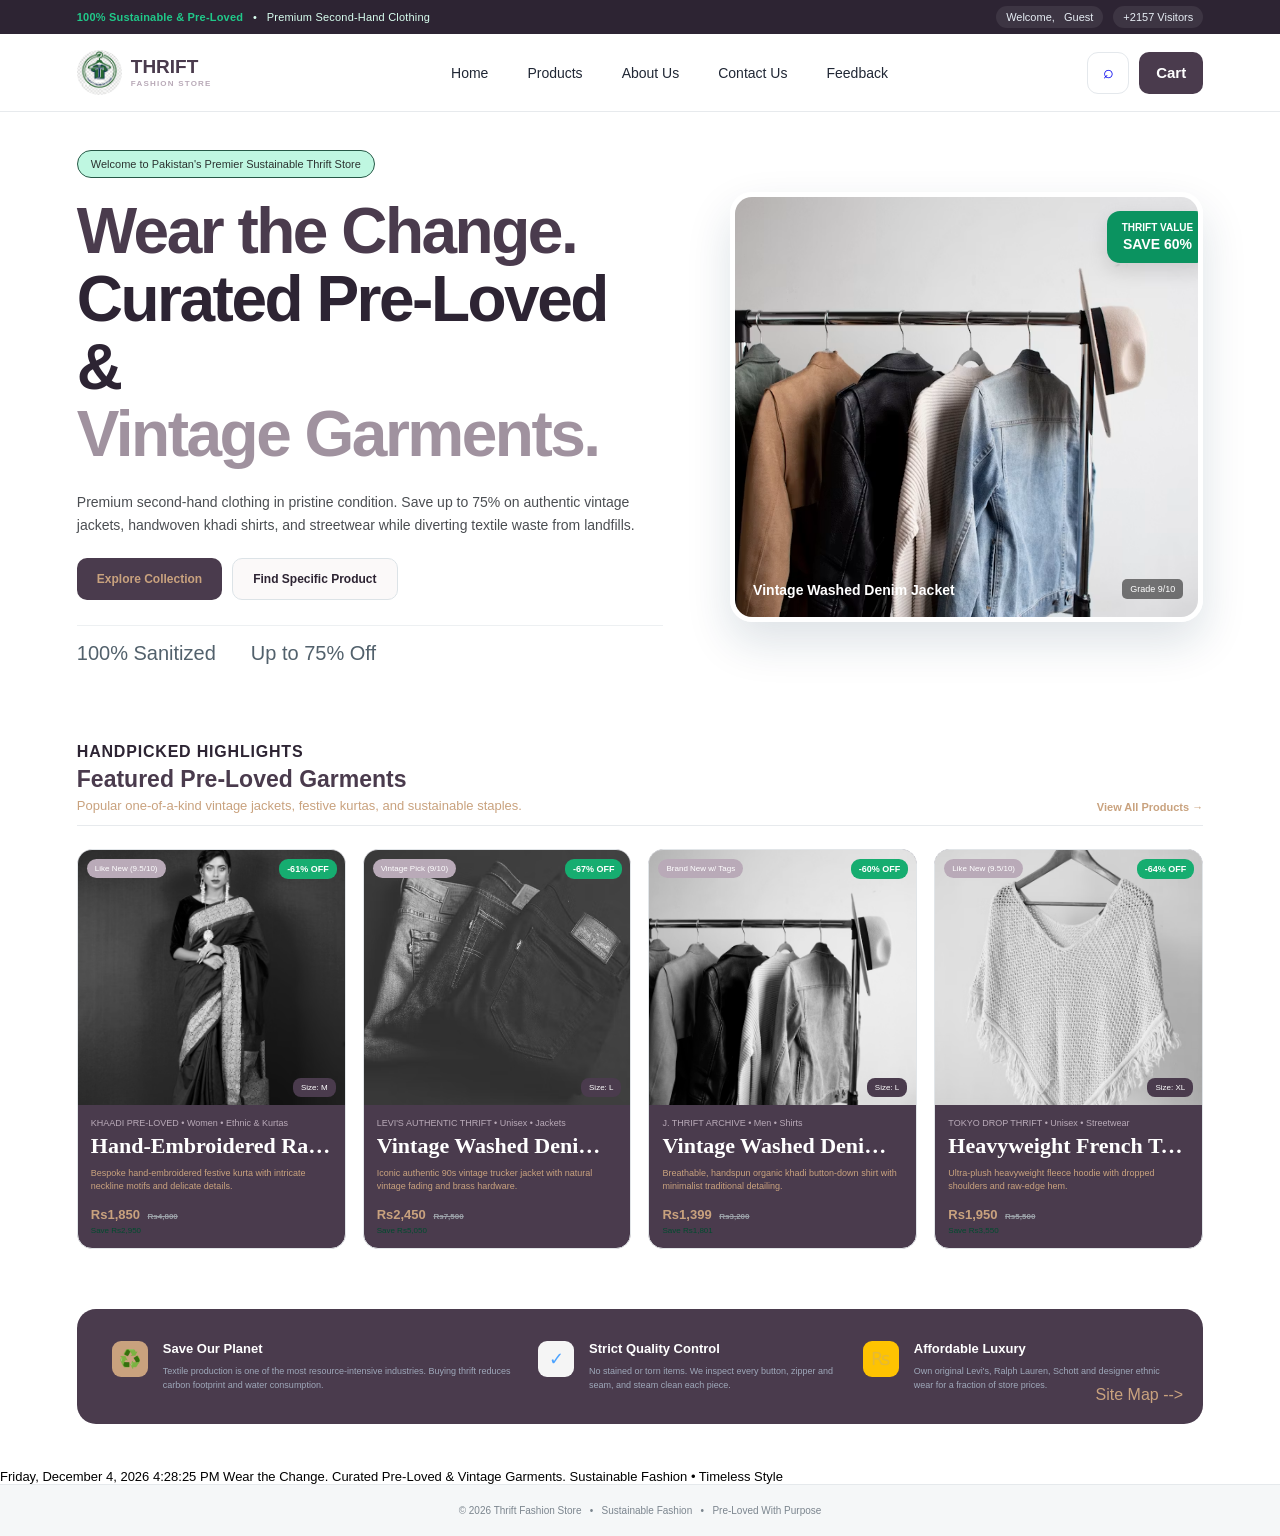
<file: index.html>
<!DOCTYPE html>
<html lang="en">

<head>
    <title>Thrift Fashion Store</title>
    <link rel="icon" href="./assets/images/titlelogo.jpg">
    <link rel="stylesheet" href="./assets/css/style.css">
</head>

<body>
    <div class="top-strip">

        <div class="top-strip-inner">

            <div class="sustainability-message">
                <span> 100% Sustainable & Pre-Loved</span>
                &nbsp; • &nbsp;
                Premium Second-Hand Clothing
            </div>

            <div class="top-right">
                
                <div class="top-pill">
                    Welcome, &nbsp; <span id="userName">Guest</span>
                </div>
                <div class="top-pill">
                   +2157 Visitors
                </div>


            </div>

        </div>

    </div>


    <!-- NAVIGATION -->

    <header class="navbar">

        <div class="nav-inner">

            <!-- Logo -->
            <div class="logo">

                <img class="logo-image" src="./assets/images/logo final.jpg" alt="Thrift Logo">

                <div class="logo-text">

                    <div class="logo-title">
                        THRIFT
                    </div>

                    <div class="logo-subtitle">
                        FASHION STORE
                    </div>

                </div>

            </div>


            <!-- Navigation -->
            <nav class="nav-links">

                <a href="./index.html"> Home </a>

                <a href="./product.html"> Products </a>

                <a href="./about.html"> About Us </a>

                <a href="./contact.html"> Contact Us </a>

                <a href="./feedback.html"> Feedback </a>

            </nav>


            <!-- Right Actions -->
            <div class="nav-actions">

                <a href="./product.html" class="search-button" style="display: flex; justify-content: center; align-items: center;">
                    <span>⌕</span>
                 
                </a>

                <button class="cart-button" onclick="goCart()">
                    Cart
                </button>

            </div>

        </div>

    </header>


    <!-- MAIN -->

    <main>


        <!-- HERO SECTION -->

        <section class="hero">

            <div class="hero-inner">


                <!-- Hero Content -->
                <div class="hero-content">

                    <div class="welcome-label">

                        Welcome to Pakistan's Premier Sustainable Thrift Store

                    </div>


                    <h1>

                        Wear the Change.<br>

                        <span class="blue">
                            Curated Pre-Loved &
                        </span>

                        <br>

                        <span class="green">
                            Vintage Garments.
                        </span>

                    </h1>


                    <p class="hero-description">

                        Premium second-hand clothing in pristine condition.
                        Save up to 75% on authentic vintage jackets, handwoven
                        khadi shirts, and streetwear while diverting textile
                        waste from landfills.

                    </p>


                    <!-- Hero Buttons -->
                    <div class="hero-buttons">

                        <button class="primary-button">
                             Explore Collection 
                        </button>

                        <button class="secondary-button">
                            Find Specific Product
                        </button>

                    </div>


                    <!-- Benefits -->
                    <div class="hero-benefits">

                        <div class="benefit">
                            100% Sanitized
                        </div>

                        <div class="benefit">
                            Up to 75% Off
                        </div>

                    </div>

                </div>


                <!-- Hero Image -->
                <div class="hero-visual">

                    <div class="hero-image-box">

                        <img class="hero-image" src="./assets/images/vintage_washed_denim_jacket.avif" alt="Vintage denim clothing">

                        <div class="value-badge">
                            THRIFT VALUE
                            <strong> SAVE 60% </strong>

                        </div>

                        <div class="featured-title">
                            Vintage Washed Denim Jacket
                        </div>

                        <div class="grade">
                            Grade 9/10
                        </div>

                    </div>

                </div>

            </div>

        </section>


        <!-- PRODUCTS SECTION -->

        <section class="products-section">

            <div class="products-inner">

                <!-- Section Header -->
                <div class="section-header">

                    <div>

                        <div class="section-small">
                            HANDPICKED HIGHLIGHTS
                        </div>

                        <h2> Featured Pre-Loved Garments </h2>
                        <p class="section-description">
                            Popular one-of-a-kind vintage jackets,
                            festive kurtas, and sustainable staples.
                        </p>

                    </div>


                    <a href="#" class="view-all">
                        View All Products →
                    </a>

                </div>


                <!-- Product Grid -->
                <div class="product-grid">


                    <!-- PRODUCT 1 -->

                    <article class="product-card">

                        <div class="product-image-wrapper">

                            <img
                                class="product-image"
                                src="./assets/images/rawsilk_kurta_red.avif"
                                alt="Traditional clothing"
                            >

                            <div class="condition-badge">
                                Like New (9.5/10)
                            </div>

                            <div class="discount-badge">
                                -61% OFF
                            </div>
                            <div class="size-badge">
                                Size: M
                            </div>

                        </div>


                        <div class="product-info">

                            <div class="product-category">
                                KHAADI PRE-LOVED
                                • Women • Ethnic & Kurtas
                            </div>

                            <div class="product-name fonts">
                                Hand-Embroidered Raw Silk Kurta
                            </div>

                            <p class="product-description">
                                Bespoke hand-embroidered festive kurta
                                with intricate neckline motifs and
                                delicate details.
                            </p>


                            <div class="product-bottom">

                                <div>

                                    <div class="price">
                                        Rs1,850

                                        <span class="old-price">
                                            Rs4,800
                                        </span>
                                    </div>

                                    <div class="saving">
                                        Save Rs2,950
                                    </div>

                                </div>

                            </div>

                        </div>

                    </article>

                        <!-- product 2  -->

                    <article class="product-card">

                        <div class="product-image-wrapper">

                            <img
                                class="product-image"
                                src="./assets/images/vintage_washed_denim_jeans.avif"
                                alt="Vintage denim jacket"
                            >

                            <div class="condition-badge">
                                Vintage Pick (9/10)
                            </div>

                            <div class="discount-badge">
                                -67% OFF
                            </div>

                            <div class="size-badge">
                                Size: L
                            </div>

                        </div>


                        <div class="product-info">

                            <div class="product-category">
                                LEVI'S AUTHENTIC THRIFT
                                • Unisex • Jackets
                            </div>

                            <div class="product-name fonts">
                                Vintage Washed Denim Jacket
                            </div>

                            <p class="product-description">
                                Iconic authentic 90s vintage trucker
                                jacket with natural vintage fading
                                and brass hardware.
                            </p>


                            <div class="product-bottom">

                                <div>

                                    <div class="price">
                                        Rs2,450

                                        <span class="old-price">
                                            Rs7,500
                                        </span>
                                    </div>

                                    <div class="saving">
                                        Save Rs5,050
                                    </div>

                                </div>


                            </div>

                        </div>

                    </article>


                    <!-- PRODUCT 3 -->

                    <article class="product-card">

                        <div class="product-image-wrapper">

                            <img
                                class="product-image"
                                src="./assets/images/vintage_washed_denim_jacket.avif"
                                alt="Denim Jacket"
                            >

                            <div class="condition-badge">
                                Brand New w/ Tags
                            </div>

                            <div class="discount-badge">
                                -60% OFF
                            </div>

                            <div class="size-badge">
                                Size: L
                            </div>

                        </div>


                        <div class="product-info">

                            <div class="product-category">
                                J. THRIFT ARCHIVE
                                • Men • Shirts
                            </div>

                            <div class="product-name fonts">
                                Vintage Washed Denim Jacket
                            </div>

                            <p class="product-description">
                                Breathable, handspun organic khadi
                                button-down shirt with minimalist
                                traditional detailing.
                            </p>


                            <div class="product-bottom">

                                <div>

                                    <div class="price">
                                        Rs1,399

                                        <span class="old-price">
                                            Rs3,200
                                        </span>
                                    </div>

                                    <div class="saving">
                                        Save Rs1,801
                                    </div>

                                </div>


                            </div>

                        </div>

                    </article>


                    <!-- PRODUCT 4 -->

                    <article class="product-card">

                        <div class="product-image-wrapper">

                            <img
                                class="product-image"
                                src="./assets/images/french_terri_hoddie.avif"
                                alt="French Terry hoodie"
                            >

                            <div class="condition-badge">
                                Like New (9.5/10)
                            </div>

                            <div class="discount-badge">
                                -64% OFF
                            </div>

                            <div class="size-badge">
                                Size: XL
                            </div>

                        </div>


                        <div class="product-info">

                            <div class="product-category">
                                TOKYO DROP THRIFT
                                • Unisex • Streetwear
                            </div>

                            <div class="product-name fonts">
                                Heavyweight French Terry Hoodie
                            </div>

                            <p class="product-description">
                                Ultra-plush heavyweight fleece hoodie
                                with dropped shoulders and raw-edge hem.
                            </p>


                            <div class="product-bottom">

                                <div>

                                    <div class="price">
                                        Rs1,950

                                        <span class="old-price">
                                            Rs5,500
                                        </span>
                                    </div>

                                    <div class="saving">
                                        Save Rs3,550
                                    </div>

                                </div>
                                

                            </div>

                        </div>

                    </article>

                </div>

            </div>

        </section>


        <!-- SUSTAINABILITY SECTION -->

      <section class="sustainability-section">

            <div class="sustainability-inner">

                <div class="sustainability-box">

                    <div class="sustain-item">
                        <div class="sustain-icon green-icon">♻️</div>

                        <div>

                            <h3>Save Our Planet</h3>
                            <p>
                                Textile production is one of the most resource-intensive
                                industries. Buying thrift reduces carbon footprint and
                                water consumption.
                            </p>
                        </div>
                    


                    <div class="sustain-item">
                        <div class="sustain-icon blue-icon">✓</div>

                        <div>
                            <h3>Strict Quality Control</h3>
                            <p>
                                No stained or torn items. We inspect every button,
                                zipper and seam, and steam clean each piece.
                            </p>
                        </div>
                    </div>


                    <div class="sustain-item">
                        <div class="sustain-icon yellow-icon">₨</div>

                        <div>
                            <h3>Affordable Luxury</h3>
                            <p>
                                Own original Levi's, Ralph Lauren, Schott and designer
                                ethnic wear for a fraction of store prices.
                            </p>
                        </div>
                    </div>

                

        
                <ul class="sitemap">
                    <li>
                        <a href="siteplan.html">Site Map --></a>
                    </li>
                </ul>
           
</div>

        </section>

    </main>

    <!-- Ticker -->

<div class="ticker">
    <div class="ticker-content">

        <span id="currentDate"></span>

        <span id="currentTime"></span>

        <span> Wear the Change.</span>

        <span> Curated Pre-Loved &amp; Vintage Garments.</span>

        <span></span> Sustainable Fashion • Timeless Style</span>

    </div>
</div>

    <!-- FOOTER -->

    <footer>

        © 2026 Thrift Fashion Store
        &nbsp; • &nbsp;
        Sustainable Fashion
        &nbsp; • &nbsp;
        Pre-Loved With Purpose

    </footer>



    <script src="./assets/js/alert.js"></script>


</body>

</html>
</file>
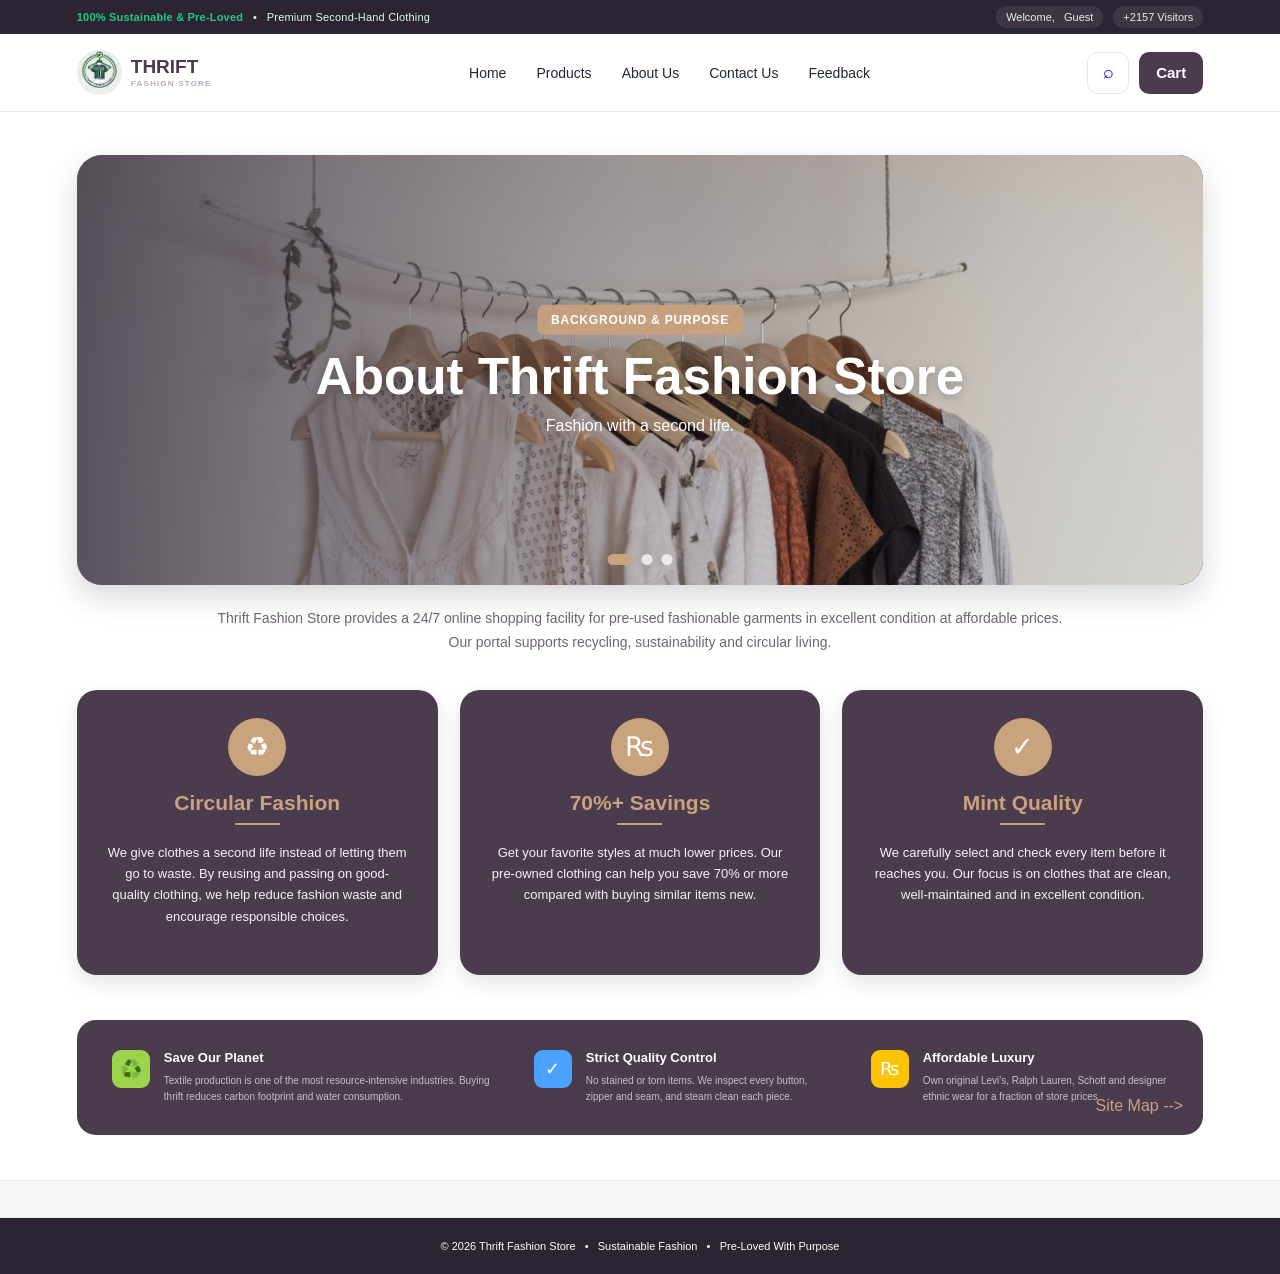
<file: about.html>
<!DOCTYPE html>
<html lang="en">
<head>
    <title>Thrift Fashion Store</title>
    <link rel="icon" href="./assets/images/titlelogo.jpg">
    <link rel="stylesheet" href="./assets/css/about.CSS">
</head>
<body>

    <!-- TOP STRIP -->
    <div class="top-strip">
        <div class="top-strip-inner">

            <div class="sustainability-message">
                <span>100% Sustainable & Pre-Loved</span>
                &nbsp; • &nbsp;
                Premium Second-Hand Clothing
            </div>

            <div class="top-right">
                <div class="top-pill">
                    Welcome, &nbsp; <span id="userName">Guest</span>
                </div>
                <div class="top-pill">+2157 Visitors</div>
            </div>

        </div>
    </div>

    <!-- NAVIGATION -->
    <header class="navbar">
        <div class="nav-inner">

            <div class="logo">
                <img class="logo-image" src="./assets/images/logo final.jpg" alt="Thrift Logo">

                <div class="logo-text">
                    <div class="logo-title">THRIFT</div>
                    <div class="logo-subtitle">FASHION STORE</div>
                </div>
            </div>

            <nav class="nav-links">
                <a href="./index.html">Home</a>
                <a href="./product.html" target="_blank">Products</a>
               
                <a href="./about.html">About Us</a>
                <a href="./contact.html">Contact Us</a>
                <a href="./feedback.html">Feedback</a>
            </nav>

            <div class="nav-actions">
               <a href="./product.html" class="search-button" style="display: flex; justify-content: center; align-items: center;">
                    <span>⌕</span>
                 
                </a>

                <button class="cart-button" onclick="goCart()">
                    Cart
                </button>
            </div>

        </div>
    </header>


    <main>

        <!-- ABOUT HERO SLIDER -->
        <section class="about-hero">

            <div class="hero-slider">

                <input type="radio" name="hero-slide" id="slide1" checked>
                <input type="radio" name="hero-slide" id="slide2">
                <input type="radio" name="hero-slide" id="slide3">

                <div class="hero-slides">

                    <!-- Slide 1 -->
                    <div class="hero-slide slide-one">
                        <img src="./assets/images/about-1.jpg" alt="Thrift clothing">
                        <div class="hero-overlay"></div>

                        <div class="hero-content">
                            <p>BACKGROUND & PURPOSE</p>
                            <h1>About Thrift Fashion Store</h1>
                            <span>Fashion with a second life.</span>
                        </div>
                    </div>

                    <!-- Slide 2 -->
                    <div class="hero-slide slide-two">
                        <img src="./assets/images/about-2.jpg" alt="Thrift fashion store">
                        <div class="hero-overlay"></div>

                        <div class="hero-content">
                            <p>SUSTAINABLE FASHION</p>
                            <h1>Wear. Reuse. Repeat.</h1>
                            <span>Better fashion, less waste.</span>
                        </div>
                    </div>

                    <!-- Slide 3 -->
                    <div class="hero-slide slide-three">
                        <img src="./assets/images/about-3.jpg" alt="Pre-loved clothes">
                        <div class="hero-overlay"></div>

                        <div class="hero-content">
                            <p>PRE-LOVED WITH PURPOSE</p>
                            <h1>Style That Matters</h1>
                            <span>Quality fashion at affordable prices.</span>
                        </div>
                    </div>

                </div>

                <!-- Slider buttons -->
                <div class="slider-dots">
                    <label for="slide1"></label>
                    <label for="slide2"></label>
                    <label for="slide3"></label>
                </div>

            </div>

            <!-- About description stays below the visual banner -->
            <div class="about-intro">
                <p>
                    Thrift Fashion Store provides a 24/7 online shopping facility
                    for pre-used fashionable garments in excellent condition at
                    affordable prices. Our portal supports recycling, sustainability
                    and circular living.
                </p>
            </div>

        </section>


        <!-- THREE ABOUT CARDS -->
        <section class="about-cards-section">

            <div class="about-cards">

                <div class="about-card">
                    <div class="card-icon">♻</div>
                    <h2>Circular Fashion</h2>
                    <div class="card-line"></div>

                    <p>
                        We give clothes a second life instead of letting them go to waste.
                        By reusing and passing on good-quality clothing, we help reduce
                        fashion waste and encourage responsible choices.
                    </p>
                </div>


                <div class="about-card">
                    <div class="card-icon">₨</div>
                    <h2>70%+ Savings</h2>
                    <div class="card-line"></div>

                    <p>
                        Get your favorite styles at much lower prices. Our pre-owned
                        clothing can help you save 70% or more compared with buying
                        similar items new.
                    </p>
                </div>


                <div class="about-card">
                    <div class="card-icon">✓</div>
                    <h2>Mint Quality</h2>
                    <div class="card-line"></div>

                    <p>
                        We carefully select and check every item before it reaches you.
                        Our focus is on clothes that are clean, well-maintained and
                        in excellent condition.
                    </p>
                </div>

            </div>

        </section>


        <!-- SUSTAINABILITY SECTION -->
         <section class="sustainability-section">

            <div class="sustainability-inner">

                <div class="sustainability-box">

                    <div class="sustain-item">
                        <div class="sustain-icon green-icon">♻️</div>

                        <div>

                            <h3>Save Our Planet</h3>
                            <p>
                                Textile production is one of the most resource-intensive
                                industries. Buying thrift reduces carbon footprint and
                                water consumption.
                            </p>
                        </div>
                    </div>
                    


                    <div class="sustain-item">
                        <div class="sustain-icon blue-icon">✓</div>

                        <div>
                            <h3>Strict Quality Control</h3>
                            <p>
                                No stained or torn items. We inspect every button,
                                zipper and seam, and steam clean each piece.
                            </p>
                        </div>
                    </div>


                    <div class="sustain-item">
                        <div class="sustain-icon yellow-icon">₨</div>

                        <div>
                            <h3>Affordable Luxury</h3>
                            <p>
                                Own original Levi's, Ralph Lauren, Schott and designer
                                ethnic wear for a fraction of store prices.
                            </p>
                        </div>
                    </div>

                

        
                <ul class="sitemap">
                    <li>
                        <a href="siteplan.html">Site Map --></a>
                    </li>
                </ul>
           
</div>

        </section>

    </main>



<div class="ticker">
    <div class="ticker-content">

        <span id="currentDate"></span>

        <span id="currentTime"></span>

        <span> Wear the Change.</span>

        <span> Curated Pre-Loved &amp; Vintage Garments.</span>

        <span> Sustainable Fashion • Timeless Style</span>

    </div>
</div>


    <!-- FOOTER -->
    <footer>
        © 2026 Thrift Fashion Store
        &nbsp; • &nbsp;
        Sustainable Fashion
        &nbsp; • &nbsp;
        Pre-Loved With Purpose
    </footer>

 <script src="./assets/js/alert.js"></script>

    <script>
        function goCart() {

    window.location.href = "cart.html";

}
    </script>

</body>
</html>
</file>
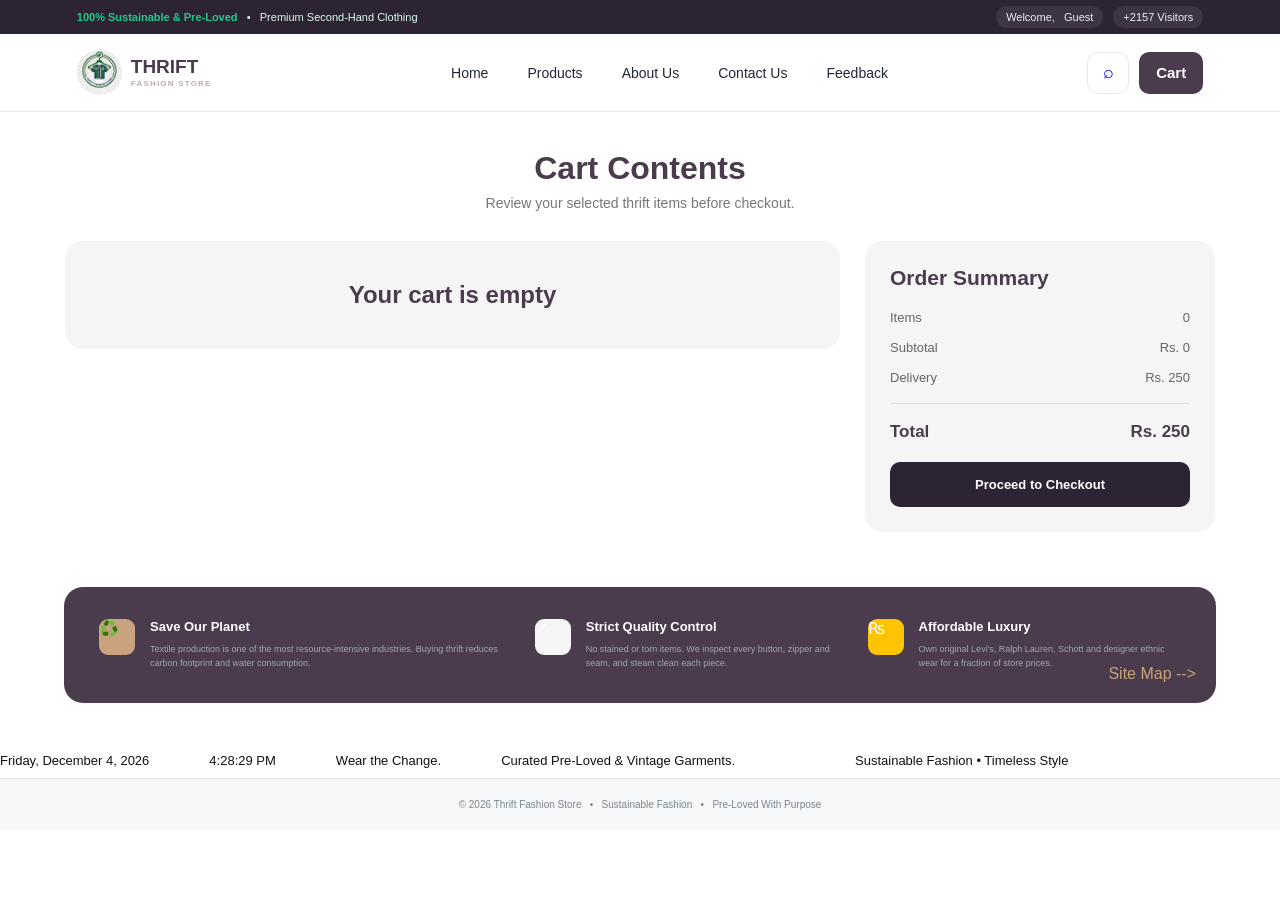
<file: cart.html>
<!DOCTYPE html>
<html lang="en">

<head>
    <meta charset="UTF-8">
    <meta name="viewport" content="width=device-width, initial-scale=1.0">

    <title>Thrift Fashion Store</title>
    <link rel="icon" href="./assets/images/titlelogo.jpg">

    <link rel="stylesheet" href="assets/css/cart.css">
</head>

<body>

    <div class="top-strip">

        <div class="top-strip-inner">

            <div class="sustainability-message">
                <span>100% Sustainable & Pre-Loved</span>
                &nbsp; • &nbsp;
                Premium Second-Hand Clothing
            </div>

            <div class="top-right">

                <div class="top-pill">
                    Welcome, &nbsp; <span id="userName">Guest</span>
                </div>

                <div class="top-pill">
                    +2157 Visitors
                </div>

            </div>

        </div>

    </div>


    <!-- NAVIGATION -->

    <header class="navbar">

        <div class="nav-inner">

            <div class="logo">

                <img
                    class="logo-image"
                    src="./assets/images/logo final.jpg"
                    alt="Thrift Logo"
                >

                <div class="logo-text">

                    <div class="logo-title">
                        THRIFT
                    </div>

                    <div class="logo-subtitle">
                        FASHION STORE
                    </div>

                </div>

            </div>


            <nav class="nav-links">

                <a href="./index.html">
                    Home
                </a>

                <a href="./product.html">
                    Products
                </a>

                <a href="./about.html">
                    About Us
                </a>

                <a href="./contact.html">
                    Contact Us
                </a>

                <a href="./feedback.html">
                    Feedback
                </a>

            </nav>


            <div class="nav-actions">

                 <a href="./product.html" class="search-button" style="display: flex; justify-content: center; align-items: center;">
                    <span>⌕</span>
                 
                </a>

                <button class="cart-button" onclick="goCart()">
                    Cart
                </button>
            </div>

        </div>

    </header>


    <!-- CART PAGE -->

    <section class="cart-page">

        <div class="cart-heading">

            <h1>
                Cart Contents
            </h1>

            <p>
                Review your selected thrift items before checkout.
            </p>

        </div>


        <div class="cart-container">


            <!-- CART PRODUCTS -->

            <div class="cart-products" id="cart-products">

            </div>


            <!-- ORDER SUMMARY -->

            <div class="order-summary">

                <h2>
                    Order Summary
                </h2>


                <div class="summary-row">

                    <span>
                        Items
                    </span>

                    <span id="cart-items">
                        0
                    </span>

                </div>


                <div class="summary-row">

                    <span>
                        Subtotal
                    </span>

                    <span id="subtotal">
                        Rs. 0
                    </span>

                </div>


                <div class="summary-row">

                    <span>
                        Delivery
                    </span>

                    <span>
                        Rs. 250
                    </span>

                </div>


                <hr>


                <div class="total">

                    <strong>
                        Total
                    </strong>

                    <strong id="grand-total">
                        Rs. 250
                    </strong>

                </div>


              <button class="checkout-btn" onclick="checkout()">
    Proceed to Checkout
</button>
            </div>

        </div>

    </section>


    <!-- SUSTAINABILITY SECTION -->

    <section class="sustainability-section">

            <div class="sustainability-inner">

                <div class="sustainability-box">

                    <div class="sustain-item">
                        <div class="sustain-icon green-icon">♻️</div>

                        <div>

                            <h3>Save Our Planet</h3>
                            <p>
                                Textile production is one of the most resource-intensive
                                industries. Buying thrift reduces carbon footprint and
                                water consumption.
                            </p>
                        </div>
                    


                    <div class="sustain-item">
                        <div class="sustain-icon blue-icon">✓</div>

                        <div>
                            <h3>Strict Quality Control</h3>
                            <p>
                                No stained or torn items. We inspect every button,
                                zipper and seam, and steam clean each piece.
                            </p>
                        </div>
                    </div>


                    <div class="sustain-item">
                        <div class="sustain-icon yellow-icon">₨</div>

                        <div>
                            <h3>Affordable Luxury</h3>
                            <p>
                                Own original Levi's, Ralph Lauren, Schott and designer
                                ethnic wear for a fraction of store prices.
                            </p>
                        </div>
                    </div>

                

        
                <ul class="sitemap">
                    <li>
                        <a href="siteplan.html">Site Map --></a>
                    </li>
                </ul>
           
</div>

        </section>

    </main>



    <!-- TICKER -->

<div class="ticker">
    <div class="ticker-content">

        <span id="currentDate"></span>

        <span id="currentTime"></span>

        <span> Wear the Change.</span>

        <span> Curated Pre-Loved &amp; Vintage Garments.</span>

        <span></span> Sustainable Fashion • Timeless Style</span>

    </div>
</div>


    <!-- FOOTER -->

    <footer>

        © 2026 Thrift Fashion Store
        &nbsp; • &nbsp;
        Sustainable Fashion
        &nbsp; • &nbsp;
        Pre-Loved With Purpose

    </footer>

     <script src="./assets/js/alert.js"></script>

    <script src="./assets/js/cart.js"></script>
    <script>
        function goCart() {

    window.location.href = "cart.html";

}
    </script>

</body>

</html>
</file>
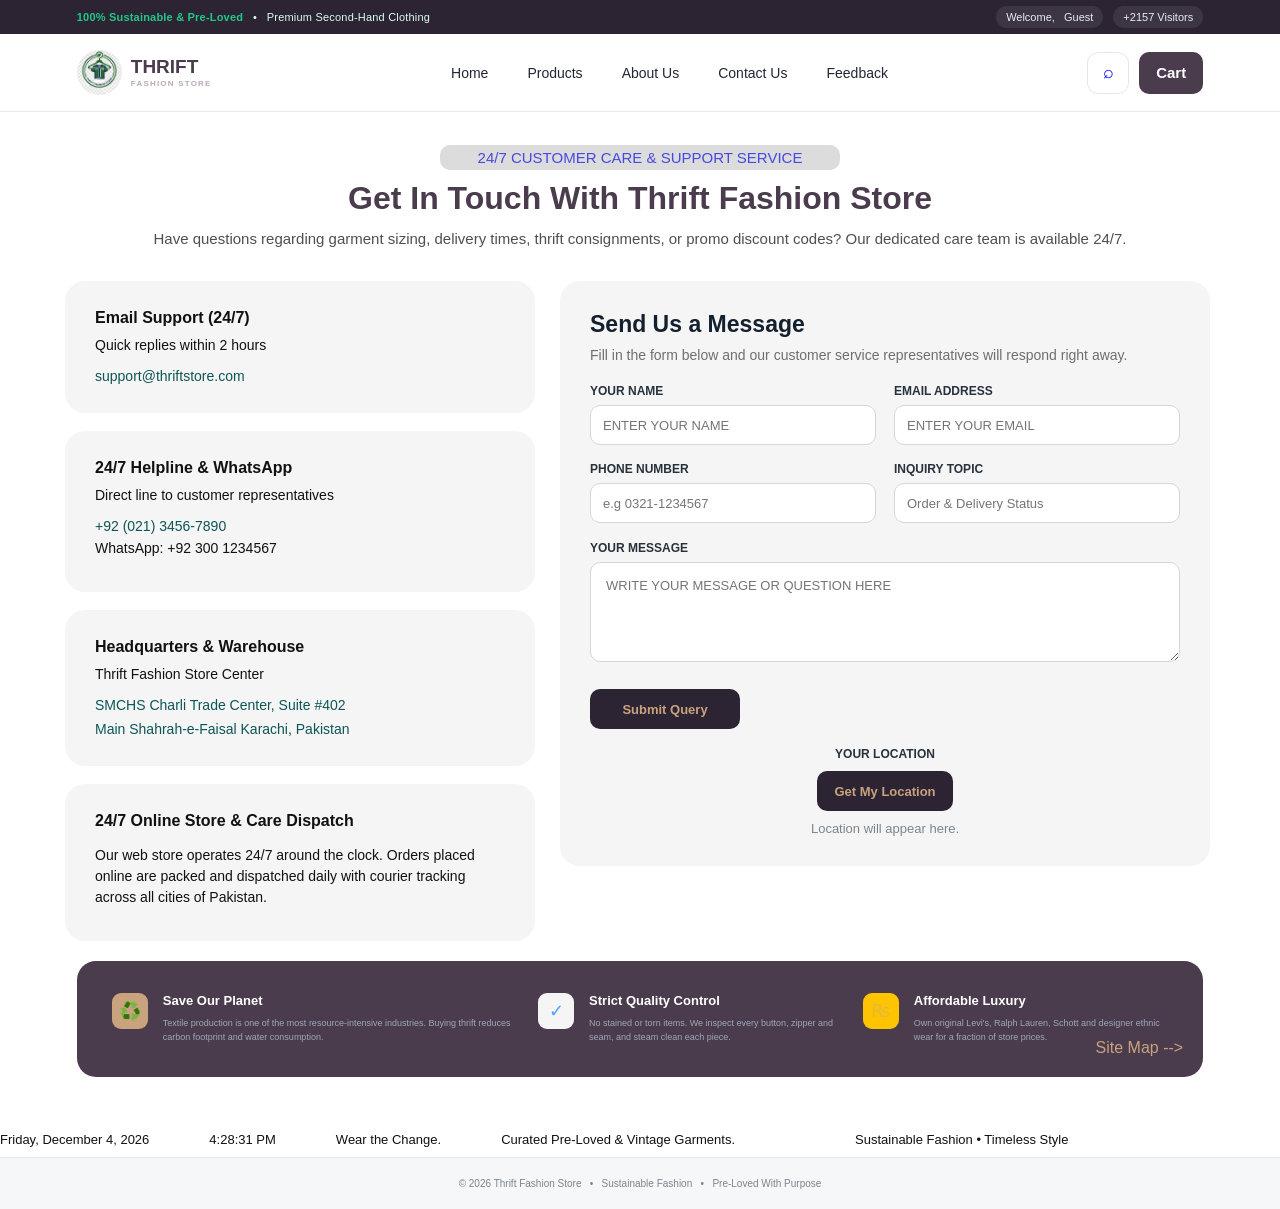
<file: contact.html>
<!DOCTYPE html>
<html lang="en">

<head>
    <meta charset="UTF-8">
    <meta name="viewport" content="width=device-width, initial-scale=1.0">

    <title>Thrift Fashion Store</title>

    <link rel="icon" href="./assets/images/titlelogo.jpg">
    <link rel="stylesheet" href="./assets/css/contact.css">
</head>

<body>

    <!-- TOP STRIP -->
    <div class="top-strip">

        <div class="top-strip-inner">

            <div class="sustainability-message">
                <span>100% Sustainable & Pre-Loved</span>
                &nbsp; • &nbsp;
                Premium Second-Hand Clothing
            </div>

            <div class="top-right">

                <div class="top-pill">
                    Welcome, &nbsp; <span id="userName">Guest</span>
                </div>

                <div class="top-pill">
                    +2157 Visitors
                </div>

            </div>

        </div>

    </div>


    <!-- NAVIGATION -->

    <header class="navbar">

        <div class="nav-inner">

            <!-- Logo -->
            <div class="logo">

                <img
                    class="logo-image"
                    src="./assets/images/logo final.jpg"
                    alt="Thrift Logo"
                >

                <div class="logo-text">

                    <div class="logo-title">
                        THRIFT
                    </div>

                    <div class="logo-subtitle">
                        FASHION STORE
                    </div>

                </div>

            </div>


            <!-- Navigation -->

            <nav class="nav-links">

                <a href="./index.html">Home</a>

                <a href="./product.html" target="_blank">
                    Products
                </a>

               
                <a href="./about.html">
                    About Us
                </a>

                <a href="./contact.html">
                    Contact Us
                </a>

                <a href="./feedback.html">
                    Feedback
                </a>

            </nav>


            <!-- Right Actions -->

            <div class="nav-actions">

                 <a href="./product.html" class="search-button" style="display: flex; justify-content: center; align-items: center;">
                    <span>⌕</span>
                 
                </a>

                <button class="cart-button" onclick="goCart()">
                    Cart
                </button>


            </div>

        </div>

    </header>


    <!-- PAGE INTRO -->

    <section class="page-intro">

        <div class="customer-care">
            24/7 CUSTOMER CARE & SUPPORT SERVICE
        </div>

        <h1>
            Get In Touch With Thrift Fashion Store
        </h1>

        <p>
            Have questions regarding garment sizing, delivery times,
            thrift consignments, or promo discount codes?
            Our dedicated care team is available 24/7.
        </p>

    </section>


    <!-- MAIN CONTENT -->

    <div class="main">


        <!-- CARD 1 -->

        <div class="box1">

            <b>Email Support (24/7)</b>

            <p>
                Quick replies within 2 hours
            </p>

            <a href="mailto:support@thriftstore.com">
                support@thriftstore.com
            </a>

        </div>


        <!-- CONTACT FORM -->

        <form class="box2">

            <div class="box2-heading">

                <b>Send Us a Message</b>

                <p>
                    Fill in the form below and our customer service
                    representatives will respond right away.
                </p>

            </div>


            <!-- LEFT COLUMN -->

            <div class="box2-1">

                <label>
                    YOUR NAME
                </label>

                <input
                    type="text"
                    placeholder="ENTER YOUR NAME"
                    pattern="[A-Za-z ]{2,40}"
                    title="Name should contain letters only"
                    required
                >


                <label>
                    PHONE NUMBER
                </label>

                <input
                    type="tel"
                    placeholder="e.g 0321-1234567"
                    pattern="03[0-9]{2}-[0-9]{7}"
                    title="Enter phone number like 0321-1234567"
                    required
                >

            </div>


            <!-- RIGHT COLUMN -->

            <div class="box2-2">

                <label>
                    EMAIL ADDRESS
                </label>

                <input
                    type="email"
                    placeholder="ENTER YOUR EMAIL"
                    required
                >


                <label>
                    INQUIRY TOPIC
                </label>

                <input
                    type="text"
                    placeholder="Order & Delivery Status"
                    required
                >

            </div>


            <!-- MESSAGE -->

            <div class="message-box">

                <label>
                    YOUR MESSAGE
                </label>

                <textarea
                    placeholder="WRITE YOUR MESSAGE OR QUESTION HERE"
                    required
                ></textarea>

            </div>

             <!-- SUBMIT -->

            <button
                type="submit"
                class="submit-button"
            >
                Submit Query
            </button>


            <!-- LOCATION -->

            <div class="location-box">

                <label>
                    YOUR LOCATION
                </label>

                <button
                    type="button"
                    class="location-button"
                    onclick="showLocation()"
                >
                     Get My Location
                </button>

                <div id="map">
                    Location will appear here.
                </div>

            </div>


           
        </form>


        <!-- CARD 2 -->

        <div class="box3">

            <b>24/7 Helpline & WhatsApp</b>

            <p>
                Direct line to customer representatives
            </p>

            <a href="tel:+922134567890">
                +92 (021) 3456-7890
            </a>

            <p>
                WhatsApp: +92 300 1234567
            </p>

        </div>


        <!-- CARD 3 -->

        <div class="box4">

            <b>Headquarters & Warehouse</b>

            <p>
                Thrift Fashion Store Center
            </p>

            <a href="#">
                SMCHS Charli Trade Center, Suite #402<br>
                Main Shahrah-e-Faisal Karachi, Pakistan
            </a>

        </div>


        <!-- CARD 4 -->

        <div class="box5">

            <b>
                24/7 Online Store & Care Dispatch
            </b>

            <p>
                Our web store operates 24/7 around the clock.
                Orders placed online are packed and dispatched
                daily with courier tracking across all cities
                of Pakistan.
            </p>

        </div>

    </div>


    <!-- SUSTAINABILITY SECTION -->

    <section class="sustainability-section">

            <div class="sustainability-inner">

                <div class="sustainability-box">

                    <div class="sustain-item">
                        <div class="sustain-icon green-icon">♻️</div>

                        <div>

                            <h3>Save Our Planet</h3>
                            <p>
                                Textile production is one of the most resource-intensive
                                industries. Buying thrift reduces carbon footprint and
                                water consumption.
                            </p>
                        </div>
                    


                    <div class="sustain-item">
                        <div class="sustain-icon blue-icon">✓</div>

                        <div>
                            <h3>Strict Quality Control</h3>
                            <p>
                                No stained or torn items. We inspect every button,
                                zipper and seam, and steam clean each piece.
                            </p>
                        </div>
                    </div>


                    <div class="sustain-item">
                        <div class="sustain-icon yellow-icon">₨</div>

                        <div>
                            <h3>Affordable Luxury</h3>
                            <p>
                                Own original Levi's, Ralph Lauren, Schott and designer
                                ethnic wear for a fraction of store prices.
                            </p>
                        </div>
                    </div>

                

        
                <ul class="sitemap">
                    <li>
                        <a href="siteplan.html">Site Map --></a>
                    </li>
                </ul>
           
</div>

        </section>

    </main>



    <!-- TICKER -->

<div class="ticker">
    <div class="ticker-content">

        <span id="currentDate"></span>

        <span id="currentTime"></span>

        <span> Wear the Change.</span>

        <span> Curated Pre-Loved &amp; Vintage Garments.</span>

        <span></span> Sustainable Fashion • Timeless Style</span>

    </div>
</div>


    <!-- FOOTER -->

    <footer>

        © 2026 Thrift Fashion Store
        &nbsp; • &nbsp;
        Sustainable Fashion
        &nbsp; • &nbsp;
        Pre-Loved With Purpose

    </footer>

     <script src="./assets/js/alert.js"></script>

    <script src="./assets/js/contact.js"></script>
    <script>
        function goCart() {

    window.location.href = "cart.html";

}
    </script>

</body>

</html>
</file>
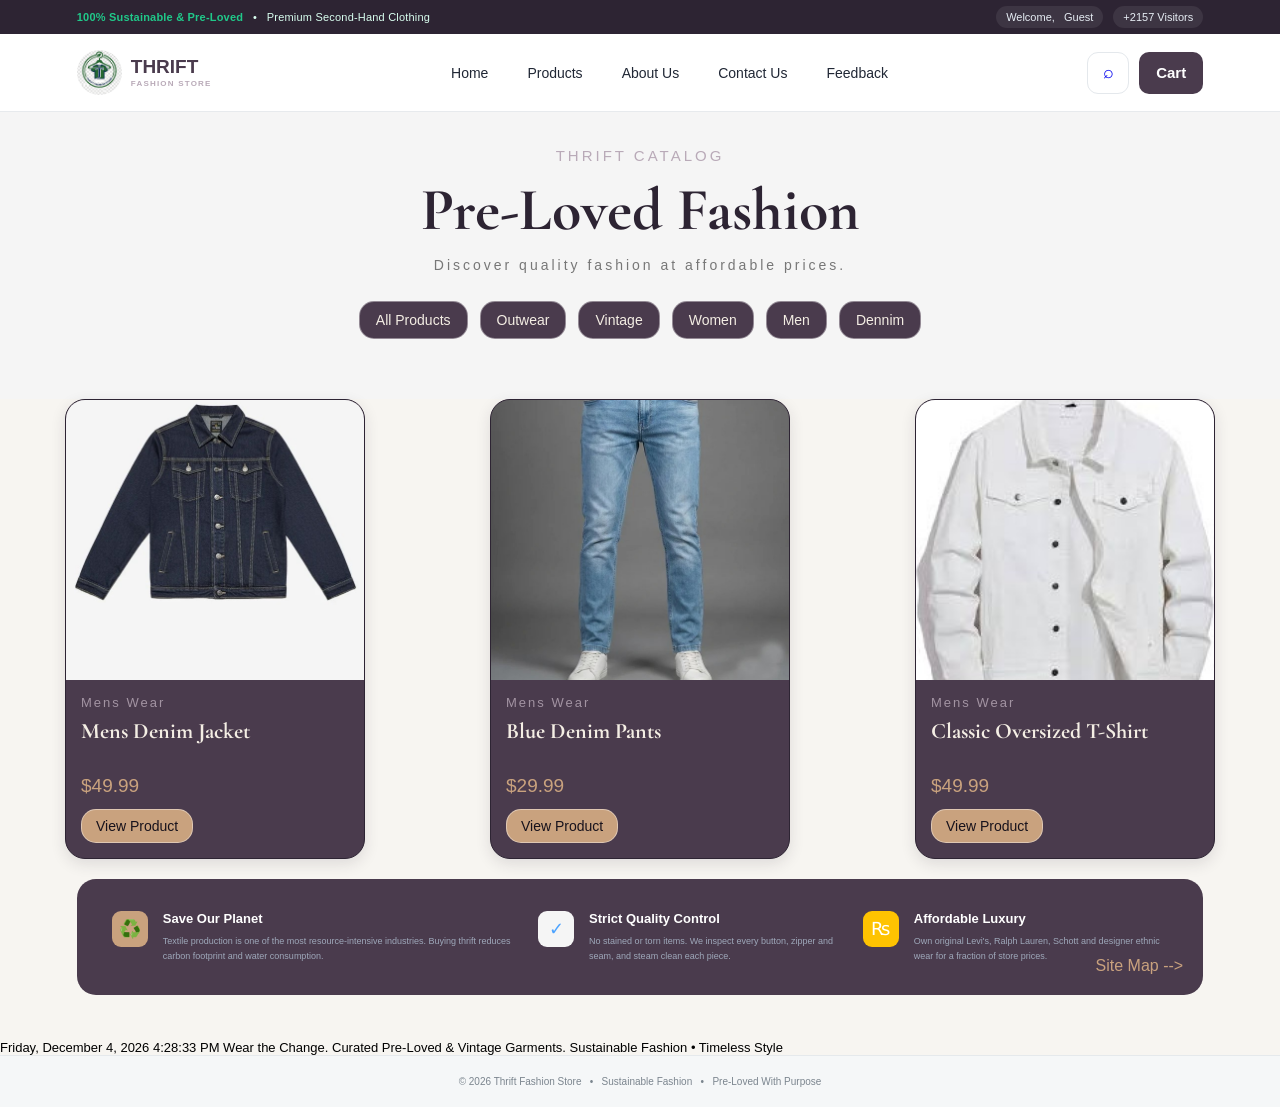
<file: Dennim.html>
<!DOCTYPE html>
<html lang="en">
<head>
    <meta charset="UTF-8">
    <meta name="viewport" content="width=device-width, initial-scale=1.0">
    <title>Thrift Fashion Store</title>
    <link rel="icon" href="./assets/images/titlelogo.jpg">
    <link rel="stylesheet" href="assets/css/product.CSS">
    <link href="https://fonts.googleapis.com/css2?family=Cormorant+Garamond:wght@500;600;700&display=swap"
        rel="stylesheet">

</head>
<body data-json="denim.json">
    <div class="top-strip">

        <div class="top-strip-inner">

            <div class="sustainability-message">
                <span> 100% Sustainable & Pre-Loved</span>
                &nbsp; • &nbsp;
                Premium Second-Hand Clothing
            </div>

            <div class="top-right">
                
                <div class="top-pill">
                    Welcome, &nbsp; <span id="userName">Guest</span>
                </div>
                <div class="top-pill">
                   +2157 Visitors
                </div>

            </div>

        </div>

    </div>


    <!-- NAVIGATION -->

    <header class="navbar">

        <div class="nav-inner">

            <!-- Logo -->
            <div class="logo">

                <img
                    class="logo-image"
                    <img src="./assets/images/logo final.jpg" alt="Thrift Logo">

                <div class="logo-text">

                    <div class="logo-title">
                        THRIFT
                    </div>

                    <div class="logo-subtitle">
                        FASHION STORE
                    </div>

                </div>

            </div>


            <!-- Navigation -->
            <nav class="nav-links">

                <a href="./index.html"> Home </a>

                <a href="./product.html" target="_blank"> Products </a>


                <a href="#"> About Us </a>

                <a href="#"> Contact Us </a>

                <a href="#"> Feedback </a>

            </nav>


            <!-- Right Actions -->
            <div class="nav-actions">

                 <a href="./product.html" class="search-button" style="display: flex; justify-content: center; align-items: center;">
                    <span>⌕</span>
                 
                </a>

                <button class="cart-button" onclick="goCart()">
                    Cart
                </button>


            </div>

        </div>

    </header>
    
    <div class="products"> 
    
     <p class="catalog-title">
            Thrift Catalog
        </p>
    <div class="product-heading">

      <div class="description">

                <h1 class="fonts">
                     Pre-Loved Fashion

                </h1>


                <p style="letter-spacing: 3px;">

                    Discover quality fashion at affordable prices.

                </p>

            </div>


  <ul>
    <li><a class="links" href="product.html">All Products</a></li>
    <li><a class="links" href="outwear.html">Outwear</a></li>
    <li><a class="links" href="Vintage.html">Vintage</a></li>
    <li><a class="links" href="women.html">Women</a></li>
    <li><a class="links" href="Men.html">Men</a></li>
     <li><a class="links" href="Dennim.html">Dennim</a></li>
  </ul>

</div>
</div>

<div class="image-container">

<div class="card">
    <div class="productimage">
        <img src="./assets/images/outweaer.jpg" alt="Classic T-shirt">
    </div>

    <div class="productinfo">
        <p class="category">Mens Wear</p>
        <h3>Mens Denim Jacket</h3>

        <div class="price">
            <span>$49.99</span>
        </div>

       <a href="" class="btn">View Product</a>

    </div>
</div>


<div class="card">
    <div class="productimage">
        <img src="./assets/images/1_de1064bb-b80c-47cd-a873-7609b2bbf7a6.jpg" alt="Classic T-shirt">
    </div>

    <div class="productinfo">
        <p class="category">Mens Wear</p>
        <h3>Blue Denim Pants</h3>

        <div class="price">
            <span>$29.99</span>
        </div>

       <a href="" class="btn">View Product</a>

    </div>
</div>

<div class="card">
    <div class="productimage">
        <img src="./assets/images/outwear.jpg" alt="Classic T-shirt">
    </div>

    <div class="productinfo">
        <p class="category">Mens Wear</p>
        <h3>Classic Oversized T-Shirt</h3>

        <div class="price">
            <span>$49.99</span>
        </div>

       <a href="" class="btn">View Product</a>

    </div>
</div>

</div>
 <!-- SUSTAINABILITY SECTION -->

 <section class="sustainability-section">

            <div class="sustainability-inner">

                <div class="sustainability-box">

                    <div class="sustain-item">
                        <div class="sustain-icon green-icon">♻️</div>

                        <div>

                            <h3>Save Our Planet</h3>
                            <p>
                                Textile production is one of the most resource-intensive
                                industries. Buying thrift reduces carbon footprint and
                                water consumption.
                            </p>
                        </div>
                    


                    <div class="sustain-item">
                        <div class="sustain-icon blue-icon">✓</div>

                        <div>
                            <h3>Strict Quality Control</h3>
                            <p>
                                No stained or torn items. We inspect every button,
                                zipper and seam, and steam clean each piece.
                            </p>
                        </div>
                    </div>


                    <div class="sustain-item">
                        <div class="sustain-icon yellow-icon">₨</div>

                        <div>
                            <h3>Affordable Luxury</h3>
                            <p>
                                Own original Levi's, Ralph Lauren, Schott and designer
                                ethnic wear for a fraction of store prices.
                            </p>
                        </div>
                    </div>

                

        
                <ul class="sitemap">
                    <li>
                        <a href="siteplan.html">Site Map --></a>
                    </li>
                </ul>
           
</div>

        </section>

    </main>


    <!-- Ticker -->

<div class="ticker">
    <div class="ticker-content">

        <span id="currentDate"></span>

        <span id="currentTime"></span>

        <span> Wear the Change.</span>

        <span> Curated Pre-Loved &amp; Vintage Garments.</span>

        <span> Sustainable Fashion • Timeless Style</span>

    </div>
</div>


    <!-- FOOTER -->

    <footer>

        © 2026 Thrift Fashion Store
        &nbsp; • &nbsp;
        Sustainable Fashion
        &nbsp; • &nbsp;
        Pre-Loved With Purpose

    </footer>


 <script src="./assets/js/alert.js"></script>

    <script>
        function goCart() {

    window.location.href = "cart.html";

}
    </script>
</body>
</html>
</file>
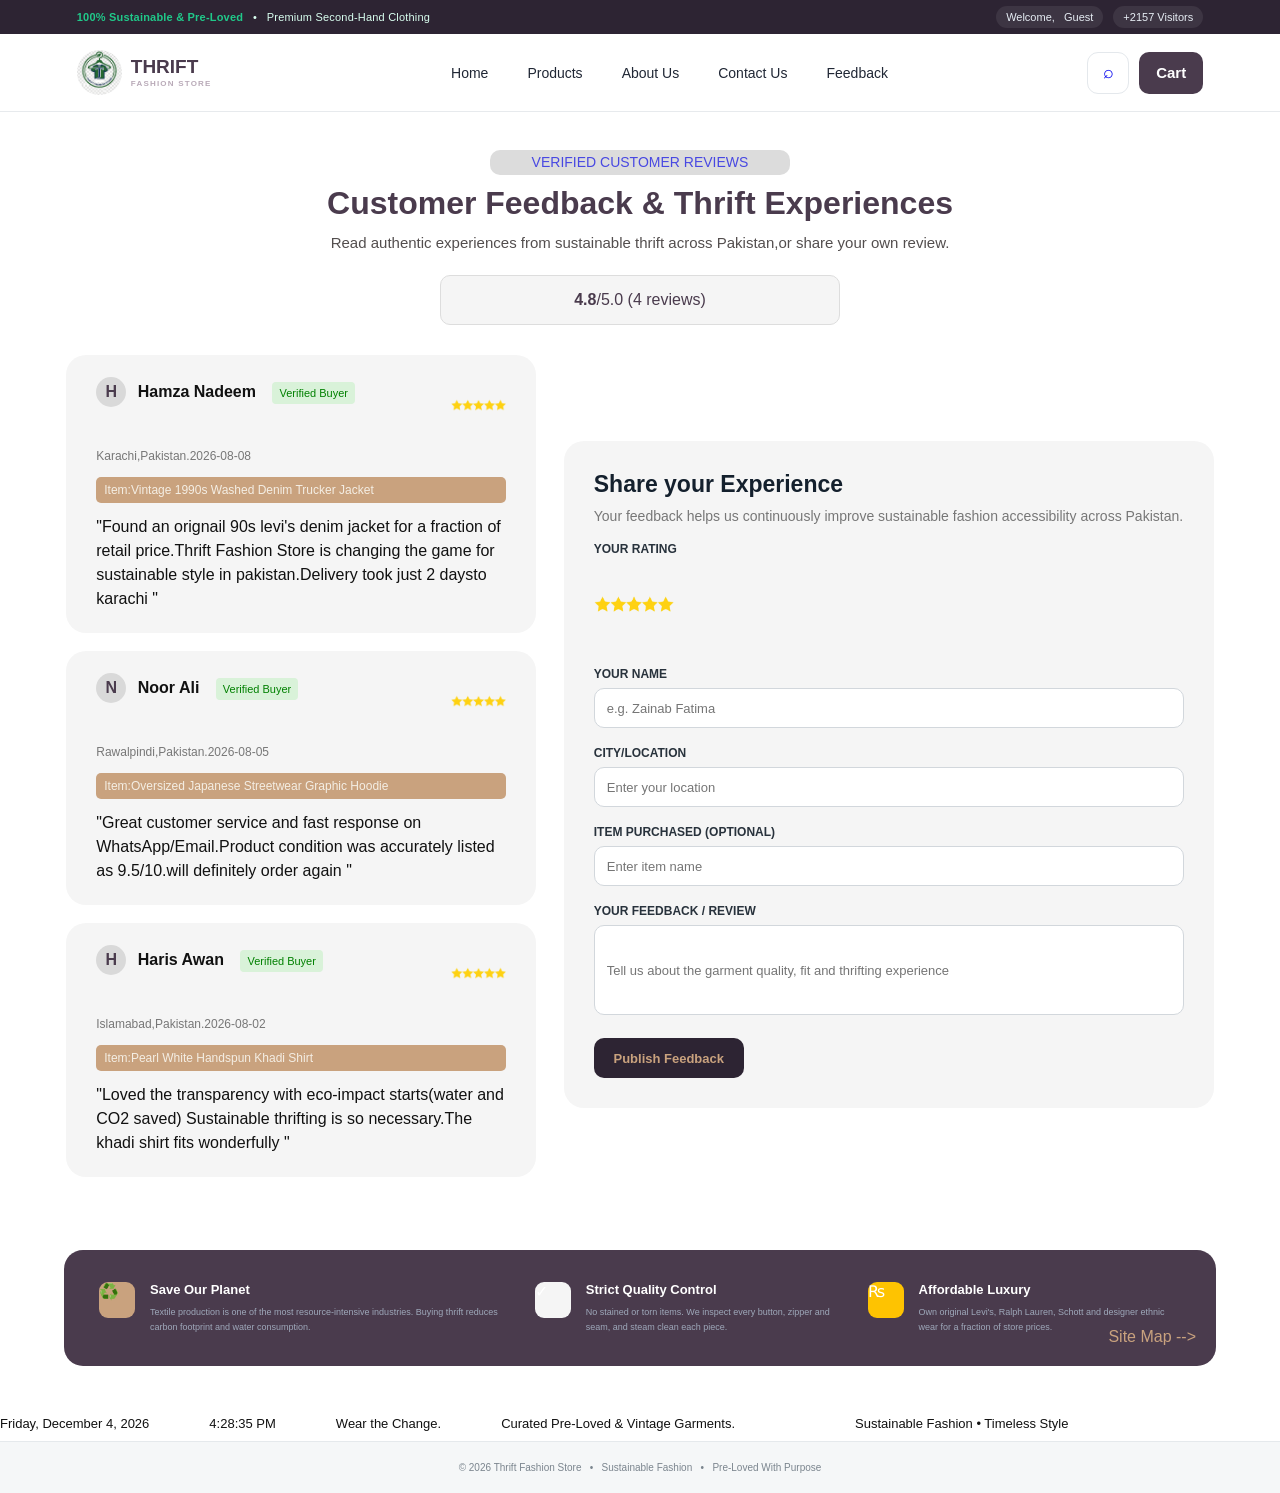
<file: feedback.html>
<!DOCTYPE html>
<html lang="en">
<head>
    <meta charset="UTF-8">
    <meta name="viewport" content="width=device-width, initial-scale=1.0">
     <title>Thrift Fashion Store</title>
    <link rel="icon" href="./assets/images/titlelogo.jpg">
    <link rel="stylesheet" href="./assets/css/feedback.css">
</head>
<body>
    
<div class="top-strip">

        <div class="top-strip-inner">

            <div class="sustainability-message">
                <span> 100% Sustainable & Pre-Loved</span>
                &nbsp; • &nbsp;
                Premium Second-Hand Clothing
            </div>

            <div class="top-right">
                
                <div class="top-pill">
                    Welcome, &nbsp; <span id="userName">Guest</span>
                </div>
                <div class="top-pill">
                   +2157 Visitors
                </div>

            </div>

        </div>

    </div>


    <!-- NAVIGATION -->

    <header class="navbar">

        <div class="nav-inner">

            <!-- Logo -->
            <div class="logo">

                <img
                    class="logo-image"
                    <img src="./assets/images/logo final.jpg" alt="Thrift Logo">

                <div class="logo-text">

                    <div class="logo-title">
                        THRIFT
                    </div>

                    <div class="logo-subtitle">
                        FASHION STORE
                    </div>

                </div>

            </div>


            <!-- Navigation -->
            <nav class="nav-links">

                <a href="./index.html"> Home </a>

                <a href="./product.html" target="_blank"> Products </a>


                <a href="./about.html"> About Us </a>

                <a href="./contact.html"> Contact Us </a>

                <a href="./feedback.html"> Feedback </a>

            </nav>


            <!-- Right Actions -->
            <div class="nav-actions">

                 <a href="./product.html" class="search-button" style="display: flex; justify-content: center; align-items: center;">
                    <span>⌕</span>
                 
                </a>

                <button class="cart-button" onclick="goCart()">
                    Cart
                </button>

            </div>

        </div>

    </header>
 <center>
    <div class="customer">
        VERIFIED CUSTOMER REVIEWS
    </div>

    <h1>Customer Feedback & Thrift Experiences</h1>
    <a>Read authentic experiences from sustainable thrift across Pakistan,or share your own review. </a>

    <div class="top-rank"><b>4.8</b>/5.0 (4 reviews)</div>
    </center>


    
  <div class="main" style="display: flex; justify-content: space-around; align-items: center; width: 100wh;">

<div class="cards" style="width: 50%;">

  <div class="main1">
  <div class="z">   
    H
  </div>
  <div class="fatima"> <b>Hamza Nadeem</b>
  </div>
  <div class="verified">Verified Buyer</div>
  <div class="star"><img src="./assets/images/star-removebg-preview.png" width="50px"></div>
  <div class="address">Karachi,Pakistan.2026-08-08</div>
  <div class="item">
    Item:Vintage 1990s Washed Denim Trucker Jacket
  </div>
  "Found an orignail 90s levi's denim jacket for a fraction of retail price.Thrift Fashion Store is changing the game for sustainable style in pakistan.Delivery took just 2 daysto karachi "<br></div>



  

   <div class="main1">
  <div class="z">
    N
  </div>
  <div class="fatima"> <b>Noor Ali</b>
  </div>
  <div class="verified">Verified Buyer</div>
  <div class="star"><img src="./assets/images/star-removebg-preview.png" width="50px"></div>
  <div class="address">Rawalpindi,Pakistan.2026-08-05</div>
  <div class="item">
    Item:Oversized Japanese Streetwear Graphic Hoodie
  </div>
  "Great customer service and fast response on WhatsApp/Email.Product condition was accurately listed as 9.5/10.will definitely order again "<br></div>


  <div class="main1">
  <div class="z">
    H
  </div>
  <div class="fatima"> <b>Haris Awan</b>
  </div>
  <div class="verified">Verified Buyer</div>
  <div class="star"><img src="./assets/images/star-removebg-preview.png" width="50px"></div>
  <div class="address">Islamabad,Pakistan.2026-08-02</div>
  <div class="item">
    Item:Pearl White Handspun Khadi Shirt
  </div>
  "Loved the transparency with eco-impact starts(water and CO2 saved) Sustainable thrifting is so necessary.The khadi shirt fits wonderfully "<br></div>
  
  </div>

<div class="form"  style="width: 50%; ">
  
 <div class="form">

    <div class="box10">

        <h1>Share your Experience</h1>

        <p>
            Your feedback helps us continuously improve sustainable fashion
            accessibility across Pakistan.
        </p>

        <form>

            <b>YOUR RATING</b>

            <img src="./assets/images/star-removebg-preview.png" width="80px">

            <br><br>

            <b>YOUR NAME</b>

            <input
                type="text"
                name="name"
                placeholder="e.g. Zainab Fatima"
                pattern="[A-Za-z ]{3,30}"
                title="Please enter a valid name using letters only"
                required
            >

            <br><br>

            <b>CITY/LOCATION</b>

            <input
                type="text"
                name="location"
                placeholder="Enter your location"
                pattern="[A-Za-z ]{3,30}"
                title="Please enter a valid city name"
                required
            >

            <br><br>

            <b>ITEM PURCHASED (OPTIONAL)</b>

            <input
                type="text"
                name="item"
                placeholder="Enter item name"
            >

            <br><br>

            <b>YOUR FEEDBACK / REVIEW</b>

            <input
                id="input1"
                type="text"
                name="feedback"
                placeholder="Tell us about the garment quality, fit and thrifting experience"
                minlength="10"
                maxlength="300"
                required
            >

            <br><br>

            <button type="submit" class="button">
                Publish Feedback
            </button>

        </form>

    </div>

</div>
  </div>

  </div>
<!-- SUSTAINABILITY SECTION -->

             <section class="sustainability-section">

            <div class="sustainability-inner">

                <div class="sustainability-box">

                    <div class="sustain-item">
                        <div class="sustain-icon green-icon">♻️</div>

                        <div>

                            <h3>Save Our Planet</h3>
                            <p>
                                Textile production is one of the most resource-intensive
                                industries. Buying thrift reduces carbon footprint and
                                water consumption.
                            </p>
                        </div>
                    


                    <div class="sustain-item">
                        <div class="sustain-icon blue-icon">✓</div>

                        <div>
                            <h3>Strict Quality Control</h3>
                            <p>
                                No stained or torn items. We inspect every button,
                                zipper and seam, and steam clean each piece.
                            </p>
                        </div>
                    </div>


                    <div class="sustain-item">
                        <div class="sustain-icon yellow-icon">₨</div>

                        <div>
                            <h3>Affordable Luxury</h3>
                            <p>
                                Own original Levi's, Ralph Lauren, Schott and designer
                                ethnic wear for a fraction of store prices.
                            </p>
                        </div>
                    </div>

                

        
                <ul class="sitemap">
                    <li>
                        <a href="siteplan.html">Site Map --></a>
                    </li>
                </ul>
           
</div>

        </section>

    </main>

   

    <!-- Ticker -->

<div class="ticker">
    <div class="ticker-content">

        <span id="currentDate"></span>

        <span id="currentTime"></span>

        <span> Wear the Change.</span>

        <span> Curated Pre-Loved &amp; Vintage Garments.</span>

        <span></span> Sustainable Fashion • Timeless Style</span>

    </div>
</div>


    <!-- FOOTER -->

    <footer>

        © 2026 Thrift Fashion Store
        &nbsp; • &nbsp;
        Sustainable Fashion
        &nbsp; • &nbsp;
        Pre-Loved With Purpose

    </footer>


 <script src="./assets/js/alert.js"></script>


    <script>
        function goCart() {

    window.location.href = "cart.html";

}
    </script>
</body>
</html>
</file>
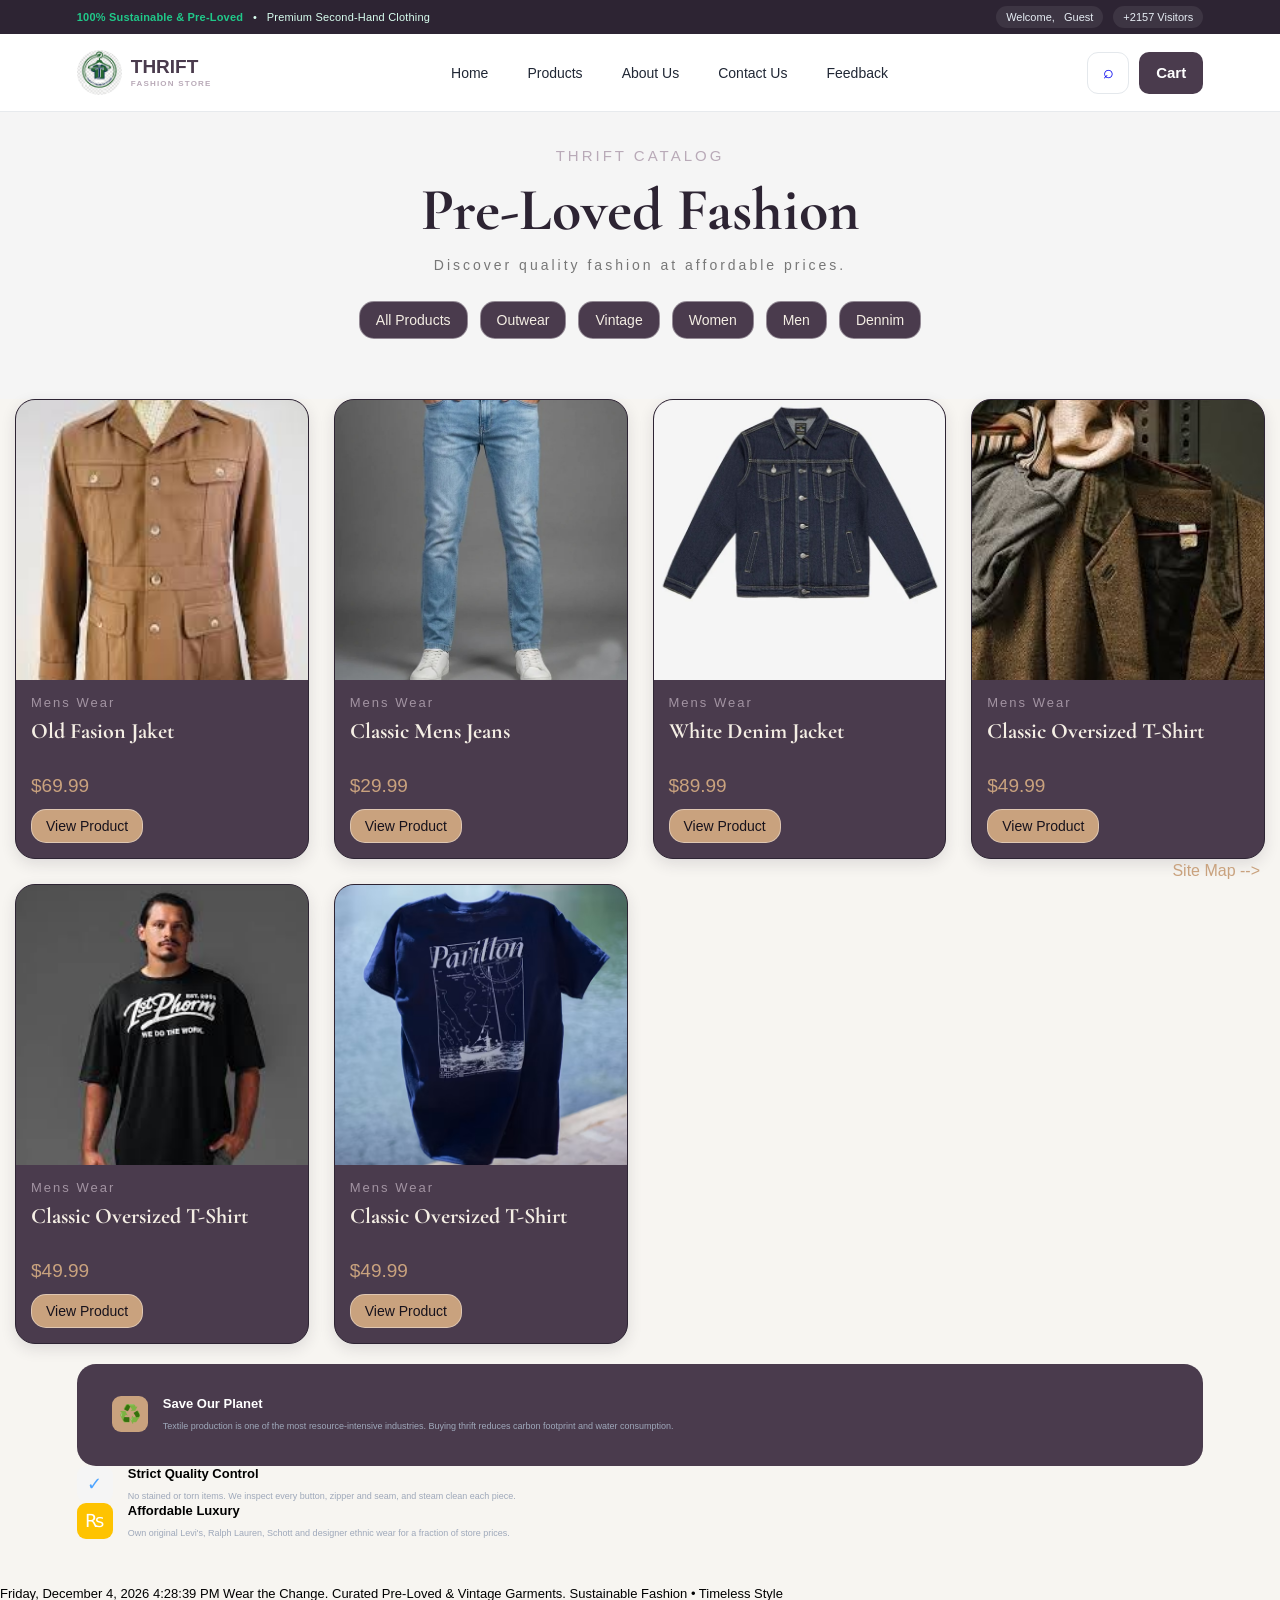
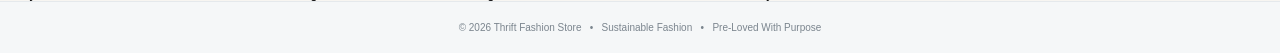
<file: Men.html>
<!DOCTYPE html>
<html lang="en">
<head>
    <meta charset="UTF-8">
    <meta name="viewport" content="width=device-width, initial-scale=1.0">
    <title>Thrift Fashion Store</title>
    <link rel="icon" href="./assets/images/titlelogo.jpg">
    <link rel="stylesheet" href="./assets/css/product.CSS">
    <link href="https://fonts.googleapis.com/css2?family=Cormorant+Garamond:wght@500;600;700&display=swap"
        rel="stylesheet">

</head>
<body data-json="men.json">
    
    <div class="top-strip">

        <div class="top-strip-inner">

            <div class="sustainability-message">
                <span> 100% Sustainable & Pre-Loved</span>
                &nbsp; • &nbsp;
                Premium Second-Hand Clothing
            </div>

            <div class="top-right">
                
                 <div class="top-pill">
                    Welcome, &nbsp; <span id="userName">Guest</span>
                </div>
                <div class="top-pill">
                   +2157 Visitors
                </div>
                

            </div>

        </div>

    </div>


    <!-- NAVIGATION -->

    <header class="navbar">

        <div class="nav-inner">

            <!-- Logo -->
            <div class="logo">

                <img class="logo-image"
                     src="./assets/images/logo final.jpg" alt="Thrift Logo">

                <div class="logo-text">

                    <div class="logo-title">
                        THRIFT
                    </div>

                    <div class="logo-subtitle">
                        FASHION STORE
                    </div>

                </div>

            </div>


            <!-- Navigation -->
            <nav class="nav-links">

                <a href="./index.html"> Home </a>

                <a href="./product.html" target="_blank"> Products </a>


                <a href="#"> About Us </a>

                <a href="#"> Contact Us </a>

                <a href="#"> Feedback </a>

            </nav>


            <!-- Right Actions -->
            <div class="nav-actions">

                 <a href="./product.html" class="search-button" style="display: flex; justify-content: center; align-items: center;">
                    <span>⌕</span>
                 
                </a>

                <button class="cart-button" onclick="goCart()">
                    Cart
                </button>


            </div>

        </div>

    </header>
    <div class="products"> 
    
      <p class="catalog-title">
            Thrift Catalog
        </p>


        <div class="product-heading">


            <div class="description">

                <h1 class="fonts">
                    Pre-Loved Fashion
                </h1>

                  <p style="letter-spacing: 3px;">

                    Discover quality fashion at affordable prices.

                </p>

            </div>


  <ul>
    <li><a class="links" href="product.html">All Products</a></li>
    <li><a class="links" href="outwear.html">Outwear</a></li>
    <li><a class="links" href="Vintage.html">Vintage</a></li>
    <li><a class="links" href="women.html">Women</a></li>
    <li><a class="links" href="Men.html">Men</a></li>
     <li><a class="links" href="Dennim.html">Dennim</a></li>
  </ul>

</div>
</div>

<div class="image-container">

<div class="card">
    <div class="productimage">
        <img src="./assets/images/Vntage new.jpg" alt="Classic T-shirt">
    </div>

    <div class="productinfo">
        <p class="category">Mens Wear</p>
        <h3>Old Fasion Jaket</h3>

        <div class="price">
            <span>$69.99</span>
        </div>

       <a href="" class="btn">View Product</a>

    </div>
</div>

<div class="card">
    <div class="productimage">
        <img src="./assets/images/1_de1064bb-b80c-47cd-a873-7609b2bbf7a6.jpg" alt="Classic T-shirt">
    </div>

    <div class="productinfo">
        <p class="category">Mens Wear</p>
        <h3>Classic Mens Jeans</h3>

        <div class="price">
            <span>$29.99</span>
        </div>

       <a href="" class="btn">View Product</a>

    </div>
</div>

<div class="card">
    <div class="productimage">
        <img src="./assets/images/outweaer.jpg" alt="Classic T-shirt">
    </div>

    <div class="productinfo">
        <p class="category">Mens Wear</p>
        <h3>White Denim Jacket</h3>

        <div class="price">
            <span>$89.99</span>
        </div>

       <a href="" class="btn">View Product</a>

    </div>
</div>


<div class="card">
    <div class="productimage">
        <img src="./assets/images/vintage coat.jpg" alt="Classic T-shirt">
    </div>

    <div class="productinfo">
        <p class="category">Mens Wear</p>
        <h3>Classic Oversized T-Shirt</h3>

        <div class="price">
            <span>$49.99</span>
        </div>

       <a href="" class="btn">View Product</a>

    </div>
</div>


<div class="card">
    <div class="productimage">
        <img src="./assets/images/images.jpg" alt="Classic T-shirt">
    </div>

    <div class="productinfo">
        <p class="category">Mens Wear</p>
        <h3>Classic Oversized T-Shirt</h3>

        <div class="price">
            <span>$49.99</span>
        </div>

       <a href="" class="btn">View Product</a>

    </div>
</div>

<div class="card">
    <div class="productimage">
        <img src="./assets/images/photo-1621951753015-740c699ab970.avif" alt="Classic T-shirt">
    </div>

    <div class="productinfo">
        <p class="category">Mens Wear</p>
        <h3>Classic Oversized T-Shirt</h3>

        <div class="price">
            <span>$49.99</span>
        </div>

       <a href="" class="btn">View Product</a>

    </div>
</div>

</div>
 <!-- SUSTAINABILITY SECTION -->

     <section class="sustainability-section">

            <div class="sustainability-inner">

                <div class="sustainability-box">

                    <div class="sustain-item">
                        <div class="sustain-icon green-icon">♻️</div>

                        <div>

                            <h3>Save Our Planet</h3>
                            <p>
                                Textile production is one of the most resource-intensive
                                industries. Buying thrift reduces carbon footprint and
                                water consumption.
                            </p>
                        </div>
                    </div>
                </div>


                    <div class="sustain-item">
                        <div class="sustain-icon blue-icon">✓</div>

                        <div>
                            <h3>Strict Quality Control</h3>
                            <p>
                                No stained or torn items. We inspect every button,
                                zipper and seam, and steam clean each piece.
                            </p>
                        </div>
                    </div>


                    <div class="sustain-item">
                        <div class="sustain-icon yellow-icon">₨</div>

                        <div>
                            <h3>Affordable Luxury</h3>
                            <p>
                                Own original Levi's, Ralph Lauren, Schott and designer
                                ethnic wear for a fraction of store prices.
                            </p>
                        </div>
                    </div>

                

        
                <ul class="sitemap">
                    <li>
                        <a href="siteplan.html">Site Map --></a>
                    </li>
                </ul>
           
</div>

        </section>

    </main>

    <!-- Ticker -->

<div class="ticker">
    <div class="ticker-content">

        <span id="currentDate"></span>

        <span id="currentTime"></span>

        <span> Wear the Change.</span>

        <span> Curated Pre-Loved &amp; Vintage Garments.</span>

        <span> Sustainable Fashion • Timeless Style</span>

    </div>
</div>


    <!-- FOOTER -->

    <footer>

        © 2026 Thrift Fashion Store
        &nbsp; • &nbsp;
        Sustainable Fashion
        &nbsp; • &nbsp;
        Pre-Loved With Purpose

    </footer>

 <script src="./assets/js/alert.js"></script>

    <script>
        function goCart() {

    window.location.href = "cart.html";

}
    </script>
</body>
</html>
</file>
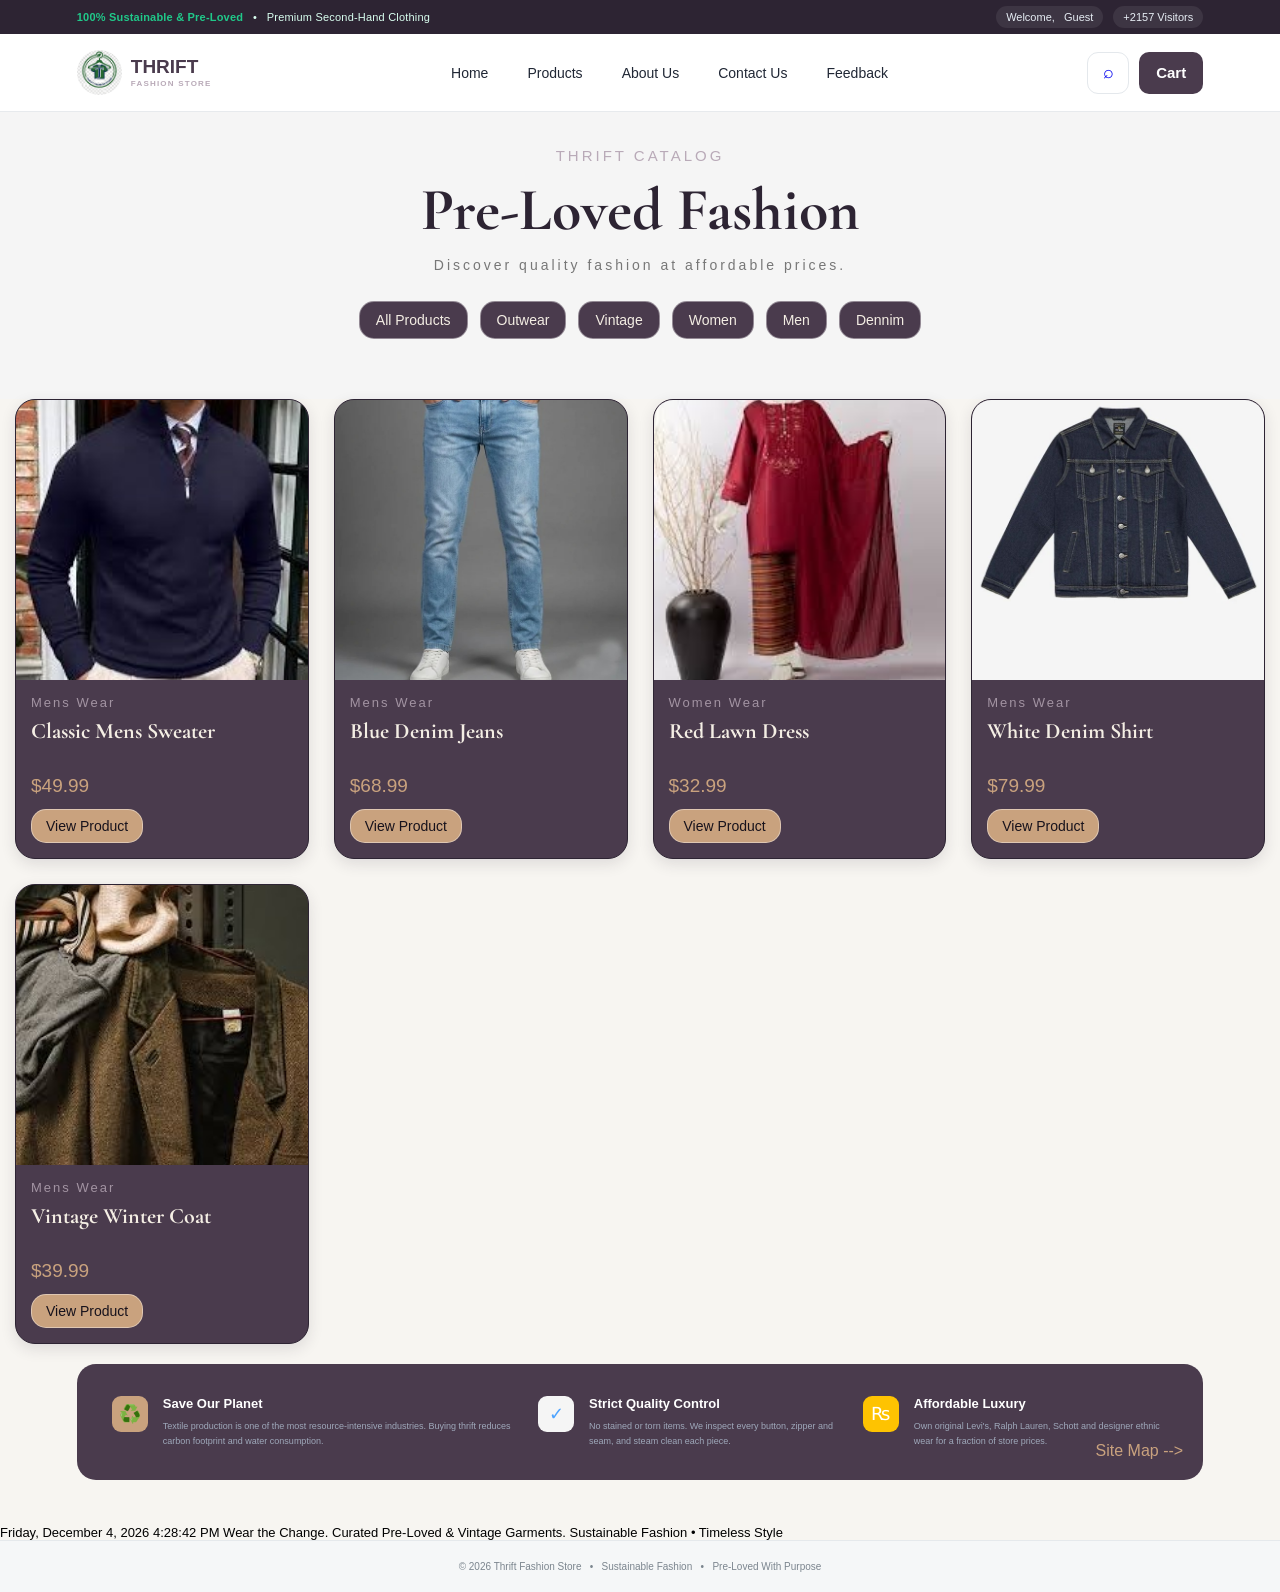
<file: outwear.html>
<!DOCTYPE html>
<html lang="en">
<head>
    <meta charset="UTF-8">
    <meta name="viewport" content="width=device-width, initial-scale=1.0">
   <title>Thrift Fashion Store</title>
    <link rel="icon" href="./assets/images/titlelogo.jpg">
    <link rel="stylesheet" href="assets/css/product.CSS">
    <link href="https://fonts.googleapis.com/css2?family=Cormorant+Garamond:wght@500;600;700&display=swap"
        rel="stylesheet">

</head>
<body data-json="outwear.json">
    <div class="top-strip">

        <div class="top-strip-inner">

            <div class="sustainability-message">
                <span> 100% Sustainable & Pre-Loved</span>
                &nbsp; • &nbsp;
                Premium Second-Hand Clothing
            </div>

            <div class="top-right">
                
                 <div class="top-pill">
                    Welcome, &nbsp; <span id="userName">Guest</span>
                </div>
                <div class="top-pill">
                   +2157 Visitors
                </div>
        

            </div>

        </div>

    </div>


    <!-- NAVIGATION -->

    <header class="navbar">

        <div class="nav-inner">

            <!-- Logo -->
            <div class="logo">

                <img
                    class="logo-image"
                    <img src="./assets/images/logo final.jpg" alt="Thrift Logo">

                <div class="logo-text">

                    <div class="logo-title">
                        THRIFT
                    </div>

                    <div class="logo-subtitle">
                        FASHION STORE
                    </div>

                </div>

            </div>


            <!-- Navigation -->
            <nav class="nav-links">

                <a href="./index.html"> Home </a>

                <a href="./product.html" target="_blank"> Products </a>


                <a href="#"> About Us </a>

                <a href="#"> Contact Us </a>

                <a href="#"> Feedback </a>

            </nav>


            <!-- Right Actions -->
            <div class="nav-actions">

                 <a href="./product.html" class="search-button" style="display: flex; justify-content: center; align-items: center;">
                    <span>⌕</span>
                 
                </a>

                <button class="cart-button" onclick="goCart()">
                    Cart
                </button>


            </div>

        </div>

    </header>
    
    <div class="products"> 
    
    <p class="catalog-title">
            Thrift Catalog
        </p>
    <div class="product-heading">

      <div class="description">

                <h1 class="fonts">
                     Pre-Loved Fashion

                </h1>


                <p style="letter-spacing: 3px;">

                    Discover quality fashion at affordable prices.

                </p>

            </div>


  <ul>
    <li><a class="links" href="product.html">All Products</a></li>
    <li><a class="links" href="outwear.html">Outwear</a></li>
    <li><a class="links" href="Vintage.html">Vintage</a></li>
    <li><a class="links" href="women.html">Women</a></li>
    <li><a class="links" href="Men.html">Men</a></li>
     <li><a class="links" href="Dennim.html">Dennim</a></li>
  </ul>

</div>
</div>

<div class="image-container">

<div class="card">
    <div class="productimage">
        <img src="./assets/images/Old M oney New.jpg" alt="Classic T-shirt">
    </div>

    <div class="productinfo">
        <p class="category">Mens Wear</p>
        <h3>Classic Mens Sweater</h3>

        <div class="price">
            <span>$49.99</span>
        </div>

       <a href="" class="btn">View Product</a>

    </div>
</div>

<div class="card">
    <div class="productimage">
        <img src="./assets/images/1_de1064bb-b80c-47cd-a873-7609b2bbf7a6.jpg" alt="Classic T-shirt">
    </div>

    <div class="productinfo">
        <p class="category">Mens Wear</p>
        <h3>Blue Denim Jeans</h3>

        <div class="price">
            <span>$68.99</span>
        </div>

       <a href="" class="btn">View Product</a>

    </div>
</div>

<div class="card">
    <div class="productimage">
        <img src="./assets/images/outwear 6.jpg" alt="Classic T-shirt">
    </div>

    <div class="productinfo">
        <p class="category">Women Wear</p>
        <h3>Red Lawn Dress</h3>

        <div class="price">
            <span>$32.99</span>
        </div>

       <a href="" class="btn">View Product</a>

    </div>
</div>

<div class="card">
    <div class="productimage">
        <img src="./assets/images/outweaer.jpg" alt="Classic T-shirt">
    </div>

    <div class="productinfo">
        <p class="category">Mens Wear</p>
        <h3>White Denim Shirt</h3>

        <div class="price">
            <span>$79.99</span>
        </div>

       <a href="" class="btn">View Product</a>

    </div>
</div>



<div class="card">
    <div class="productimage">
        <img src="./assets/images/vintage coat.jpg" alt="Classic T-shirt">
    </div>

    <div class="productinfo">
        <p class="category">Mens Wear</p>
        <h3>Vintage Winter Coat</h3>

        <div class="price">
            <span>$39.99</span>
        </div>

       <a href="" class="btn">View Product</a>

    </div>
</div>

</div>
 <!-- SUSTAINABILITY SECTION -->

     <section class="sustainability-section">

            <div class="sustainability-inner">

                <div class="sustainability-box">

                    <div class="sustain-item">
                        <div class="sustain-icon green-icon">♻️</div>

                        <div>

                            <h3>Save Our Planet</h3>
                            <p>
                                Textile production is one of the most resource-intensive
                                industries. Buying thrift reduces carbon footprint and
                                water consumption.
                            </p>
                        </div>
                    


                    <div class="sustain-item">
                        <div class="sustain-icon blue-icon">✓</div>

                        <div>
                            <h3>Strict Quality Control</h3>
                            <p>
                                No stained or torn items. We inspect every button,
                                zipper and seam, and steam clean each piece.
                            </p>
                        </div>
                    </div>


                    <div class="sustain-item">
                        <div class="sustain-icon yellow-icon">₨</div>

                        <div>
                            <h3>Affordable Luxury</h3>
                            <p>
                                Own original Levi's, Ralph Lauren, Schott and designer
                                ethnic wear for a fraction of store prices.
                            </p>
                        </div>
                    </div>

                

        
                <ul class="sitemap">
                    <li>
                        <a href="siteplan.html">Site Map --></a>
                    </li>
                </ul>
           
</div>

        </section>

    </main>

    <!-- Ticker -->

<div class="ticker">
    <div class="ticker-content">

        <span id="currentDate"></span>

        <span id="currentTime"></span>

        <span> Wear the Change.</span>

        <span> Curated Pre-Loved &amp; Vintage Garments.</span>

        <span> Sustainable Fashion • Timeless Style</span>

    </div>
</div>
    

    <!-- FOOTER -->

    <footer>

        © 2026 Thrift Fashion Store
        &nbsp; • &nbsp;
        Sustainable Fashion
        &nbsp; • &nbsp;
        Pre-Loved With Purpose

    </footer>

 <script src="./assets/js/alert.js"></script>


    <script>
        function goCart() {

    window.location.href = "cart.html";

}
    </script>
</body>
</html>
</file>
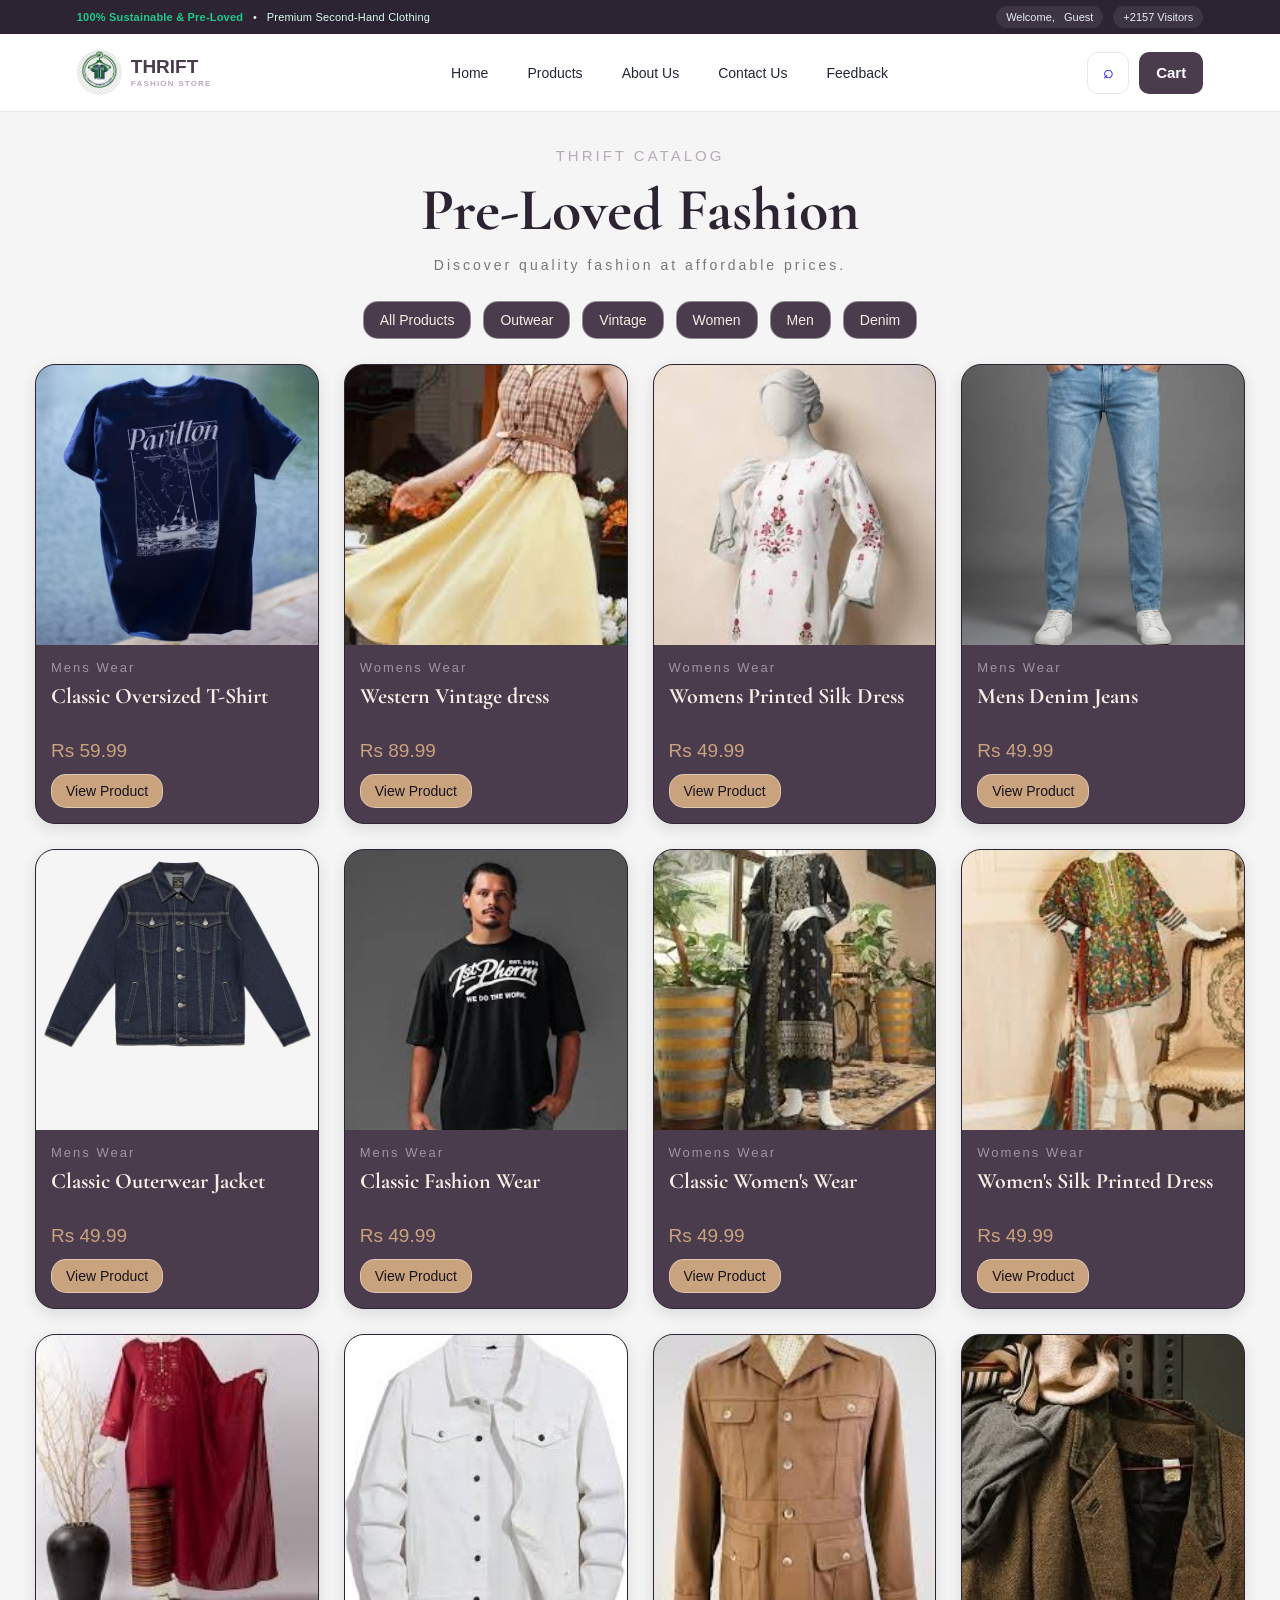
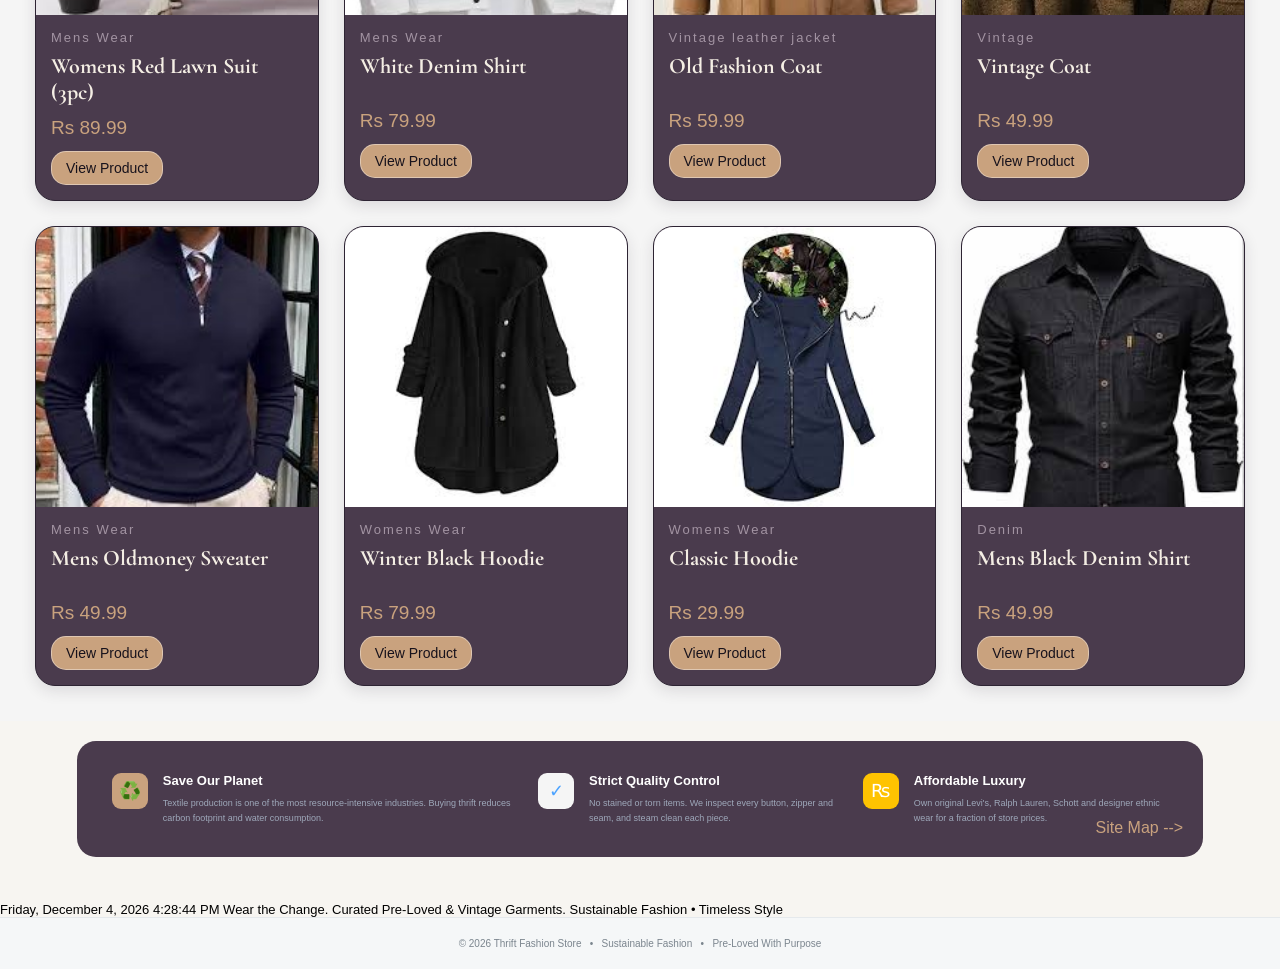
<file: product.html>
<!DOCTYPE html>
<html lang="english">

<head>

    <meta charset="UTF-8">
    <meta name="viewport" content="width=device-width, initial-scale=1.0">

    <title>Thrift Fashion Store</title>

    <link rel="icon" href="./assets/images/titlelogo.jpg">

    <link rel="stylesheet" href="./assets/css/product.CSS">

    <link href="https://fonts.googleapis.com/css2?family=Cormorant+Garamond:wght@500;600;700&display=swap"
        rel="stylesheet">

</head>

<body>


    <!-- TOP STRIP -->

    <div class="top-strip">

        <div class="top-strip-inner">

            <div class="sustainability-message">

                <span>100% Sustainable & Pre-Loved</span>

                &nbsp; • &nbsp;

                Premium Second-Hand Clothing

            </div>


            <div class="top-right">

                 <div class="top-pill">
                    Welcome, &nbsp; <span id="userName">Guest</span>
                </div>
                <div class="top-pill">
                    +2157 Visitors
                </div>

            </div>

        </div>

    </div>



    <!-- NAVIGATION -->

    <header class="navbar">

        <div class="nav-inner">


            <!-- LOGO -->

            <div class="logo">

                <img
                    class="logo-image"
                    src="./assets/images/logo final.jpg"
                    alt="Thrift Logo">

                <div class="logo-text">

                    <div class="logo-title">
                        THRIFT
                    </div>

                    <div class="logo-subtitle">
                        FASHION STORE
                    </div>

                </div>

            </div>



            <!-- NAVIGATION -->

            <nav class="nav-links">

                <a href="./index.html">Home</a>

                <a href="./product.html">Products</a>

               

                <a href="./about.html">About Us</a>

                <a href="./contact.html">Contact Us</a>

                <a href="./feedback.html">Feedback</a>

            </nav>



            <!-- ACTIONS -->

            <div class="nav-actions">

                 <a href="./product.html" class="search-button" style="display: flex; justify-content: center; align-items: center;">
                    <span>⌕</span>
                 
                </a>

                <button class="cart-button" onclick="goCart()">
                    Cart
                </button>

            </div>

        </div>

    </header>



    <!-- PRODUCTS -->

    <main class="products">


        <p class="catalog-title">
            Thrift Catalog
        </p>


        <div class="product-heading">


            <div class="description">

                <h1 class="fonts">
                    Pre-Loved Fashion
                </h1>

                  <p style="letter-spacing: 3px;">

                    Discover quality fashion at affordable prices.

                </p>

            </div>



            <!-- CATEGORY BUTTONS -->

            <ul>

                <li>
                    <a href="./product.html">
                        All Products
                    </a>
                </li>

                <li>
                    <a href="./outwear.html">
                        Outwear
                    </a>
                </li>

                <li>
                    <a href="./Vintage.html">
                        Vintage
                    </a>
                </li>

                <li>
                    <a href="./women.html">
                        Women
                    </a>
                </li>

                <li>
                    <a href="./Men.html">
                        Men
                    </a>
                </li>

                <li>
                    <a href="./Dennim.html">
                        Denim
                    </a>
                </li>

            </ul>

        </div>



        <!-- JSON PRODUCTS WILL COME HERE -->

        <div
            class="image-container"
            id="p-list">

        </div>


    </main>



    <!-- SUSTAINABILITY -->

        <section class="sustainability-section">

            <div class="sustainability-inner">

                <div class="sustainability-box">

                    <div class="sustain-item">
                        <div class="sustain-icon green-icon">♻️</div>

                        <div>

                            <h3>Save Our Planet</h3>
                            <p>
                                Textile production is one of the most resource-intensive
                                industries. Buying thrift reduces carbon footprint and
                                water consumption.
                            </p>
                        </div>
                    


                    <div class="sustain-item">
                        <div class="sustain-icon blue-icon">✓</div>

                        <div>
                            <h3>Strict Quality Control</h3>
                            <p>
                                No stained or torn items. We inspect every button,
                                zipper and seam, and steam clean each piece.
                            </p>
                        </div>
                    </div>


                    <div class="sustain-item">
                        <div class="sustain-icon yellow-icon">₨</div>

                        <div>
                            <h3>Affordable Luxury</h3>
                            <p>
                                Own original Levi's, Ralph Lauren, Schott and designer
                                ethnic wear for a fraction of store prices.
                            </p>
                        </div>
                    </div>

                

        
                <ul class="sitemap">
                    <li>
                        <a href="siteplan.html">Site Map --></a>
                    </li>
                </ul>
           
</div>

        </section>

    </main>



    <!-- TICKER -->

<div class="ticker">
    <div class="ticker-content">

        <span id="currentDate"></span>

        <span id="currentTime"></span>

        <span> Wear the Change.</span>

        <span> Curated Pre-Loved &amp; Vintage Garments.</span>

        <span></span> Sustainable Fashion • Timeless Style</span>

    </div>
</div>



    <!-- FOOTER -->

    <footer>

        © 2026 Thrift Fashion Store
        &nbsp; • &nbsp;
        Sustainable Fashion
        &nbsp; • &nbsp;
        Pre-Loved With Purpose

    </footer>



    <!-- JAVASCRIPT -->

    <script src="./assets/js/product.js"></script>
    <script src="./assets/js/alert.js"></script>

    

</body>

</html>
</file>
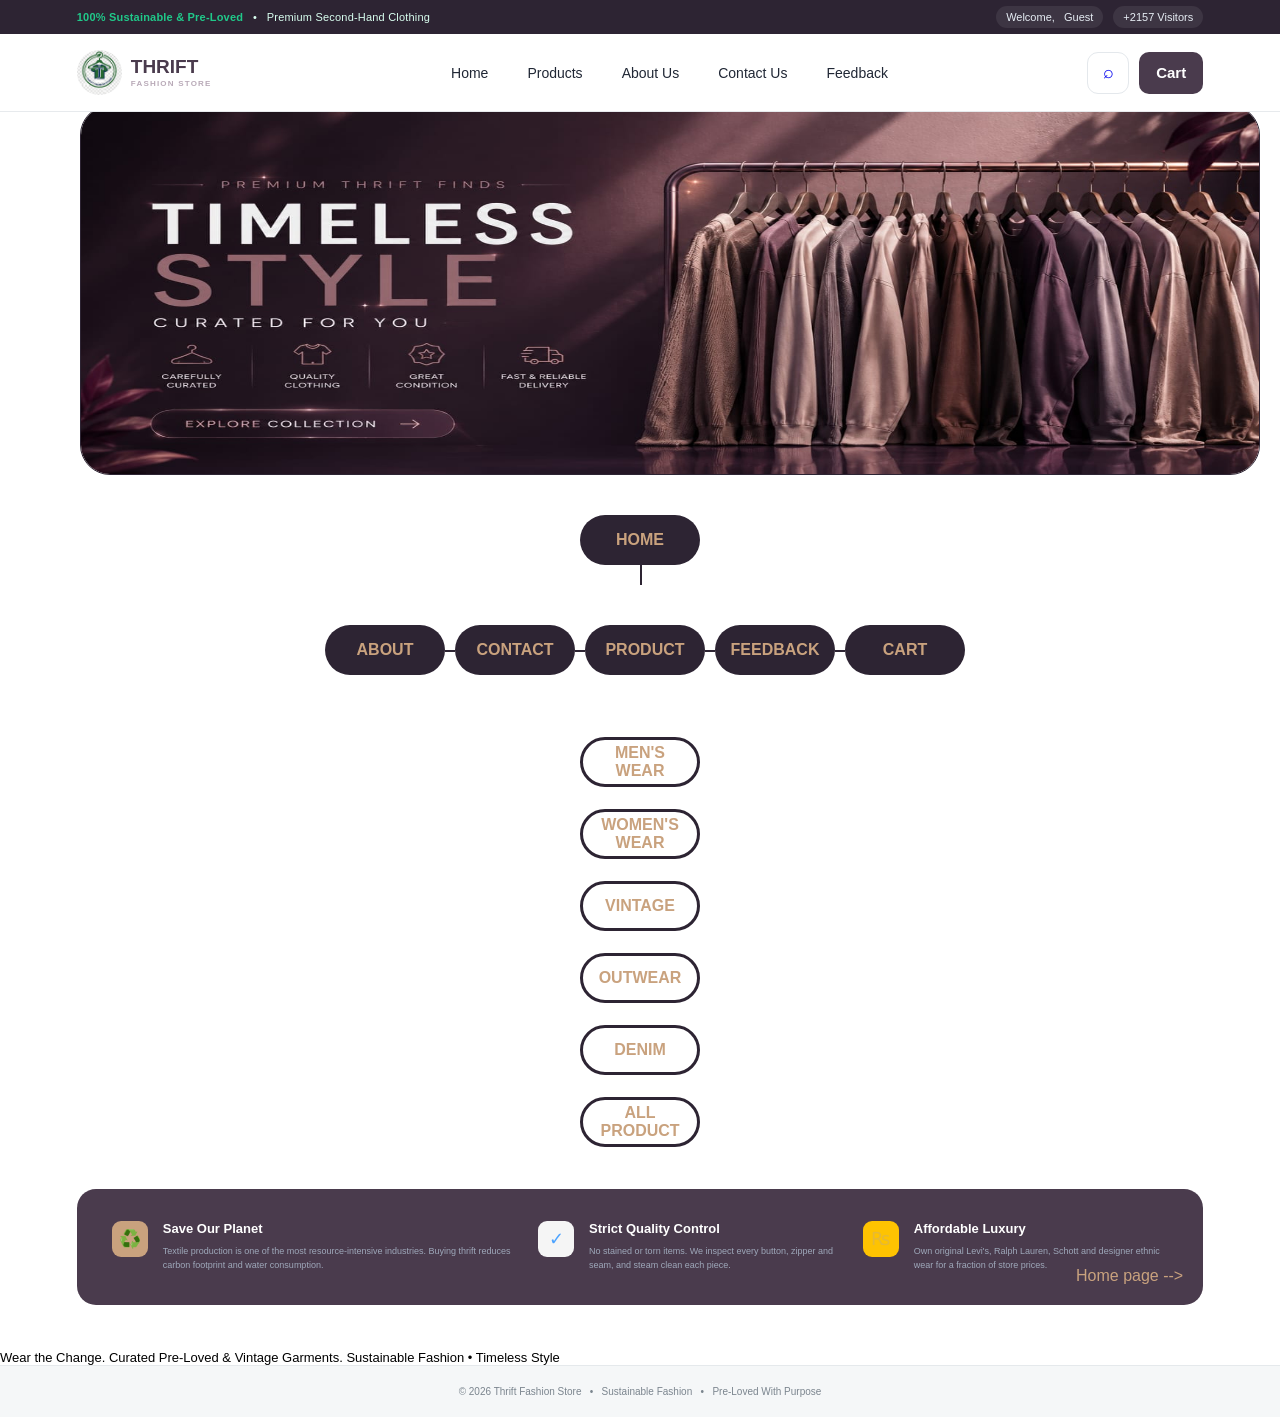
<file: siteplan.html>
<!DOCTYPE html>
<html lang="en">
<head>
    <meta charset="UTF-8">
    <meta name="viewport" content="width=device-width, initial-scale=1.0">
    <title>Document</title>
    <link rel="stylesheet" href="./assets/css/sitemap.css">
</head>
<body>

<div class="top-strip">

        <div class="top-strip-inner">

            <div class="sustainability-message">
                <span> 100% Sustainable & Pre-Loved</span>
                &nbsp; • &nbsp;
                Premium Second-Hand Clothing
            </div>

            <div class="top-right">
                
                <div class="top-pill">
                    Welcome, &nbsp; <span id="userName">Guest</span>
                </div>
                <div class="top-pill">
                   +2157 Visitors
                </div>


            </div>

        </div>

    </div>


    <!-- NAVIGATION -->

    <header class="navbar">

        <div class="nav-inner">

            <!-- Logo -->
            <div class="logo">

                <img class="logo-image" src="./assets/images/logo final.jpg" alt="Thrift Logo">

                <div class="logo-text">

                    <div class="logo-title">
                        THRIFT
                    </div>

                    <div class="logo-subtitle">
                        FASHION STORE
                    </div>

                </div>

            </div>


            <!-- Navigation -->
            <nav class="nav-links">

                <a href="./index.html"> Home </a>

                <a href="./product.html"> Products </a>

                <a href="./about.html"> About Us </a>

                <a href="./contact.html"> Contact Us </a>

                <a href="./feedback.html"> Feedback </a>

            </nav>


            <!-- Right Actions -->
            <div class="nav-actions">

                <a href="./product.html" class="search-button" style="display: flex; justify-content: center; align-items: center;">
                    <span>⌕</span>
                 
                </a>

                <button class="cart-button" onclick="goCart()">
                    Cart
                </button>

            </div>

        </div>

    </header>

  <center>
    <div class="header">  
      <img src="assets/images/WhatsApp Image 2026-08-17 at 5.19.12 PM.jpeg" alt="" width="1180" height="370px" style="border-radius: 30px; border: 1px solid #2d2433;">
    </div>

  </center>
      <center>
          <div class="box1 mainlink"><a href="index.html">HOME</a></div>
      </center>
           <div class="main2">
           <div class="box2"><a href="about.html">ABOUT</a></div>
           <div class="box3"><a href="contact.html">CONTACT</a></div>
          <div class="box4"><a href="product.html">PRODUCT</a></div>
          <div class="box5"><a href="feedback.html">FEEDBACK</a></div>
          <div class="box6"><a href="cart.html">CART</a></div>
          </div>
    <CENTER>
<div class="box7 links"><a href="Men.html">MEN'S WEAR</a></div>
    </CENTER>
  <CENTER>
<div class="box8 links"><a href="women.html">WOMEN'S WEAR</a></div>
    </CENTER>
  <CENTER>
<div class="box9 links"><a href="Vintage.html">VINTAGE</a></div>
    </CENTER>
  <CENTER>
<div class="box10 links"><a href="outwear.html">OUTWEAR</a></div>
    </CENTER>
  <CENTER>
<div class="box11 links"><a href="Dennim.html">DENIM</a></div>
    </CENTER>
<CENTER>
<div class="box12 links"><a href="product.html">ALL PRODUCT</a></div>
    </CENTER>

<div class="footer"></div>

      <section class="sustainability-section">

            <div class="sustainability-inner">

                <div class="sustainability-box">

                    <div class="sustain-item">
                        <div class="sustain-icon green-icon">♻️</div>

                        <div>

                            <h3>Save Our Planet</h3>
                            <p>
                                Textile production is one of the most resource-intensive
                                industries. Buying thrift reduces carbon footprint and
                                water consumption.
                            </p>
                        </div>
                    


                    <div class="sustain-item">
                        <div class="sustain-icon blue-icon">✓</div>

                        <div>
                            <h3>Strict Quality Control</h3>
                            <p>
                                No stained or torn items. We inspect every button,
                                zipper and seam, and steam clean each piece.
                            </p>
                        </div>
                    </div>


                    <div class="sustain-item">
                        <div class="sustain-icon yellow-icon">₨</div>

                        <div>
                            <h3>Affordable Luxury</h3>
                            <p>
                                Own original Levi's, Ralph Lauren, Schott and designer
                                ethnic wear for a fraction of store prices.
                            </p>
                        </div>
                    </div>

                

        
                <ul class="sitemap">
                    <li>
                        <a href="index.html">Home page --></a>
                    </li>
                </ul>
           
</div>

        </section>

    </main>

    <!-- Ticker -->

<div class="ticker">
    <div class="ticker-content">

        <span id="currentDate"></span>

        <span id="currentTime"></span>

        <span> Wear the Change.</span>

        <span> Curated Pre-Loved &amp; Vintage Garments.</span>

        <span></span> Sustainable Fashion • Timeless Style</span>

    </div>
</div>

    <!-- FOOTER -->

    <footer>

        © 2026 Thrift Fashion Store
        &nbsp; • &nbsp;
        Sustainable Fashion
        &nbsp; • &nbsp;
        Pre-Loved With Purpose

    </footer>

</body>
</html>
</file>
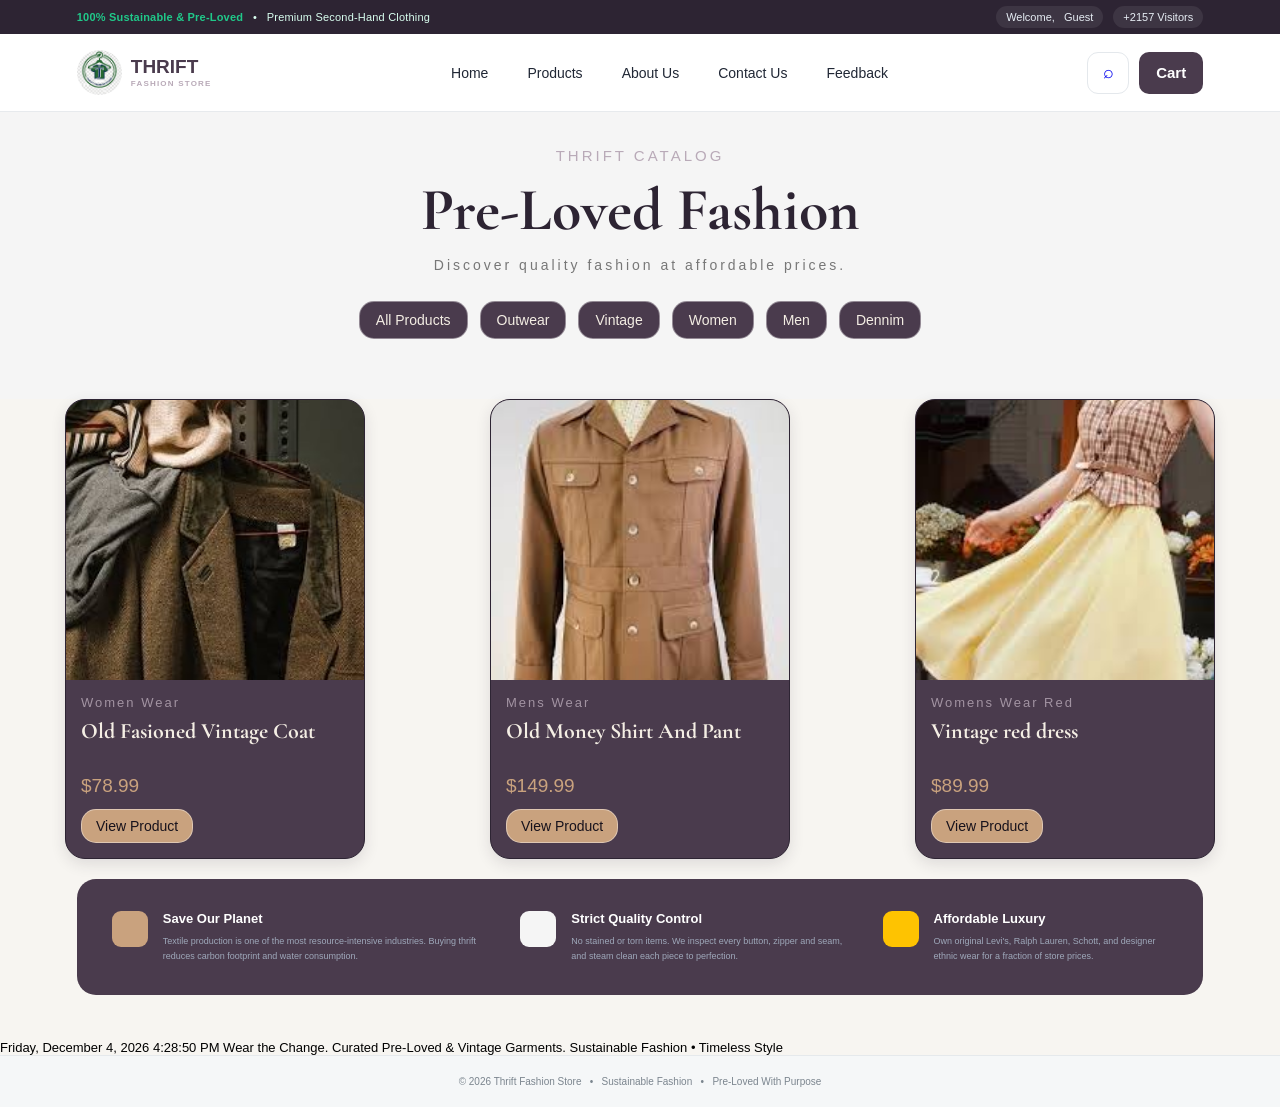
<file: Vintage.html>
<!DOCTYPE html>
<html lang="en">
<head>
    <meta charset="UTF-8">
    <meta name="viewport" content="width=device-width, initial-scale=1.0">
    <title>Thrift Fashion Store</title>
    <link rel="icon" href="./assets/images/titlelogo.jpg">
    <link rel="stylesheet" href="assets/css/product.CSS">
    <link href="https://fonts.googleapis.com/css2?family=Cormorant+Garamond:wght@500;600;700&display=swap"
        rel="stylesheet">

</head>
<body data-json="vintage.json">
     <div class="top-strip">

        <div class="top-strip-inner">

            <div class="sustainability-message">
                <span> 100% Sustainable & Pre-Loved</span>
                &nbsp; • &nbsp;
                Premium Second-Hand Clothing
            </div>

            <div class="top-right">
                
                 <div class="top-pill">
                    Welcome, &nbsp; <span id="userName">Guest</span>
                </div>
                <div class="top-pill">
                   +2157 Visitors
                </div>
                

            </div>

        </div>

    </div>


    <!-- NAVIGATION -->

    <header class="navbar">

        <div class="nav-inner">

            <!-- Logo -->
            <div class="logo">

                <img
                    class="logo-image"
                    <img src="./assets/images/logo final.jpg" alt="Thrift Logo">

                <div class="logo-text">

                    <div class="logo-title">
                        THRIFT
                    </div>

                    <div class="logo-subtitle">
                        FASHION STORE
                    </div>

                </div>

            </div>


            <!-- Navigation -->
            <nav class="nav-links">

                <a href="./index.html"> Home </a>

                <a href="./product.html" target="_blank"> Products </a>

                

                <a href="about.html"> About Us </a>

                <a href="#"> Contact Us </a>

                <a href="#"> Feedback </a>

            </nav>


            <!-- Right Actions -->
            <div class="nav-actions">

                 <a href="./product.html" class="search-button" style="display: flex; justify-content: center; align-items: center;">
                    <span>⌕</span>
                 
                </a>

                <button class="cart-button" onclick="goCart()">
                    Cart
                </button>


            </div>

        </div>

    </header>

    
    <div class="products"> 
    
     <p class="catalog-title">
            Thrift Catalog
        </p>


        <div class="product-heading">


            <div class="description">

                <h1 class="fonts">
                    Pre-Loved Fashion
                </h1>

                  <p style="letter-spacing: 3px;">

                    Discover quality fashion at affordable prices.

                </p>

            </div>

  <ul>
    <li><a class="links" href="product.html">All Products</a></li>
    <li><a class="links" href="outwear.html">Outwear</a></li>
    <li><a class="links" href="Vintage.html">Vintage</a></li>
    <li><a class="links" href="women.html">Women</a></li>
    <li><a class="links" href="Men.html">Men</a></li>
     <li><a class="links" href="Dennim.html">Dennim</a></li>
  </ul>

</div>
</div>

<div class="image-container">


<div class="card">
    <div class="productimage">
        <img src="./assets/images/vintage coat.jpg" alt="Classic T-shirt">
    </div>

    <div class="productinfo">
        <p class="category">Women Wear</p>
        <h3>Old Fasioned Vintage Coat</h3>

        <div class="price">
            <span>$78.99</span>
        </div>

       <a href="" class="btn">View Product</a>

    </div>
</div>


<div class="card">
    <div class="productimage">
        <img src="./assets/images/Vntage new.jpg" alt="Classic T-shirt">
    </div>

    <div class="productinfo">
        <p class="category">Mens Wear</p>
        <h3>Old Money Shirt And Pant</h3>

        <div class="price">
            <span>$149.99</span>
        </div>

       <a href="" class="btn">View Product</a>

    </div>
</div>


<div class="card">
    <div class="productimage">
        <img src="./assets/images/222.jpg" alt="Classic T-shirt">
    </div>

    <div class="productinfo">
        <p class="category">Womens Wear Red</p>
        <h3>Vintage red dress</h3>

        <div class="price">
            <span>$89.99</span>
        </div>

       <a href="" class="btn">View Product</a>

    </div>
</div>


</div>
 <!-- SUSTAINABILITY SECTION -->

        <section class="sustainability-section">

            <div class="sustainability-inner">

                <div class="sustainability-box">


                    <!-- Item 1 -->
                    <div class="sustain-item">

                        <div class="sustain-icon green-icon">
                            
                        </div>

                        <div>

                            <h3>
                                Save Our Planet
                            </h3>

                            <p>
                                Textile production is one of the most
                                resource-intensive industries. Buying
                                thrift reduces carbon footprint and
                                water consumption.
                            </p>

                        </div>

                    </div>


                    <!-- Item 2 -->
                    <div class="sustain-item">

                        <div class="sustain-icon blue-icon">
                            
                        </div>

                        <div>

                            <h3>
                                Strict Quality Control
                            </h3>

                            <p>
                                No stained or torn items. We inspect
                                every button, zipper and seam, and
                                steam clean each piece to perfection.
                            </p>

                        </div>

                    </div>


                    <!-- Item 3 -->
                    <div class="sustain-item">

                        <div class="sustain-icon yellow-icon">
                            
                        </div>

                        <div>

                            <h3>
                                Affordable Luxury
                            </h3>

                            <p>
                                Own original Levi's, Ralph Lauren,
                                Schott, and designer ethnic wear
                                for a fraction of store prices.
                            </p>

                        </div>

                    </div>


                </div>

            </div>

        </section>

    </main>

    <!-- Ticker -->

<div class="ticker">
    <div class="ticker-content">

        <span id="currentDate"></span>

        <span id="currentTime"></span>

        <span> Wear the Change.</span>

        <span> Curated Pre-Loved &amp; Vintage Garments.</span>

        <span> Sustainable Fashion • Timeless Style</span>

    </div>
</div>


    <!-- FOOTER -->

    <footer>

        © 2026 Thrift Fashion Store
        &nbsp; • &nbsp;
        Sustainable Fashion
        &nbsp; • &nbsp;
        Pre-Loved With Purpose

    </footer>

<script src="./assets/js/alert.js"></script>

    <script>
        function goCart() {

    window.location.href = "cart.html";

}
    </script>
</body>
</html>
</file>
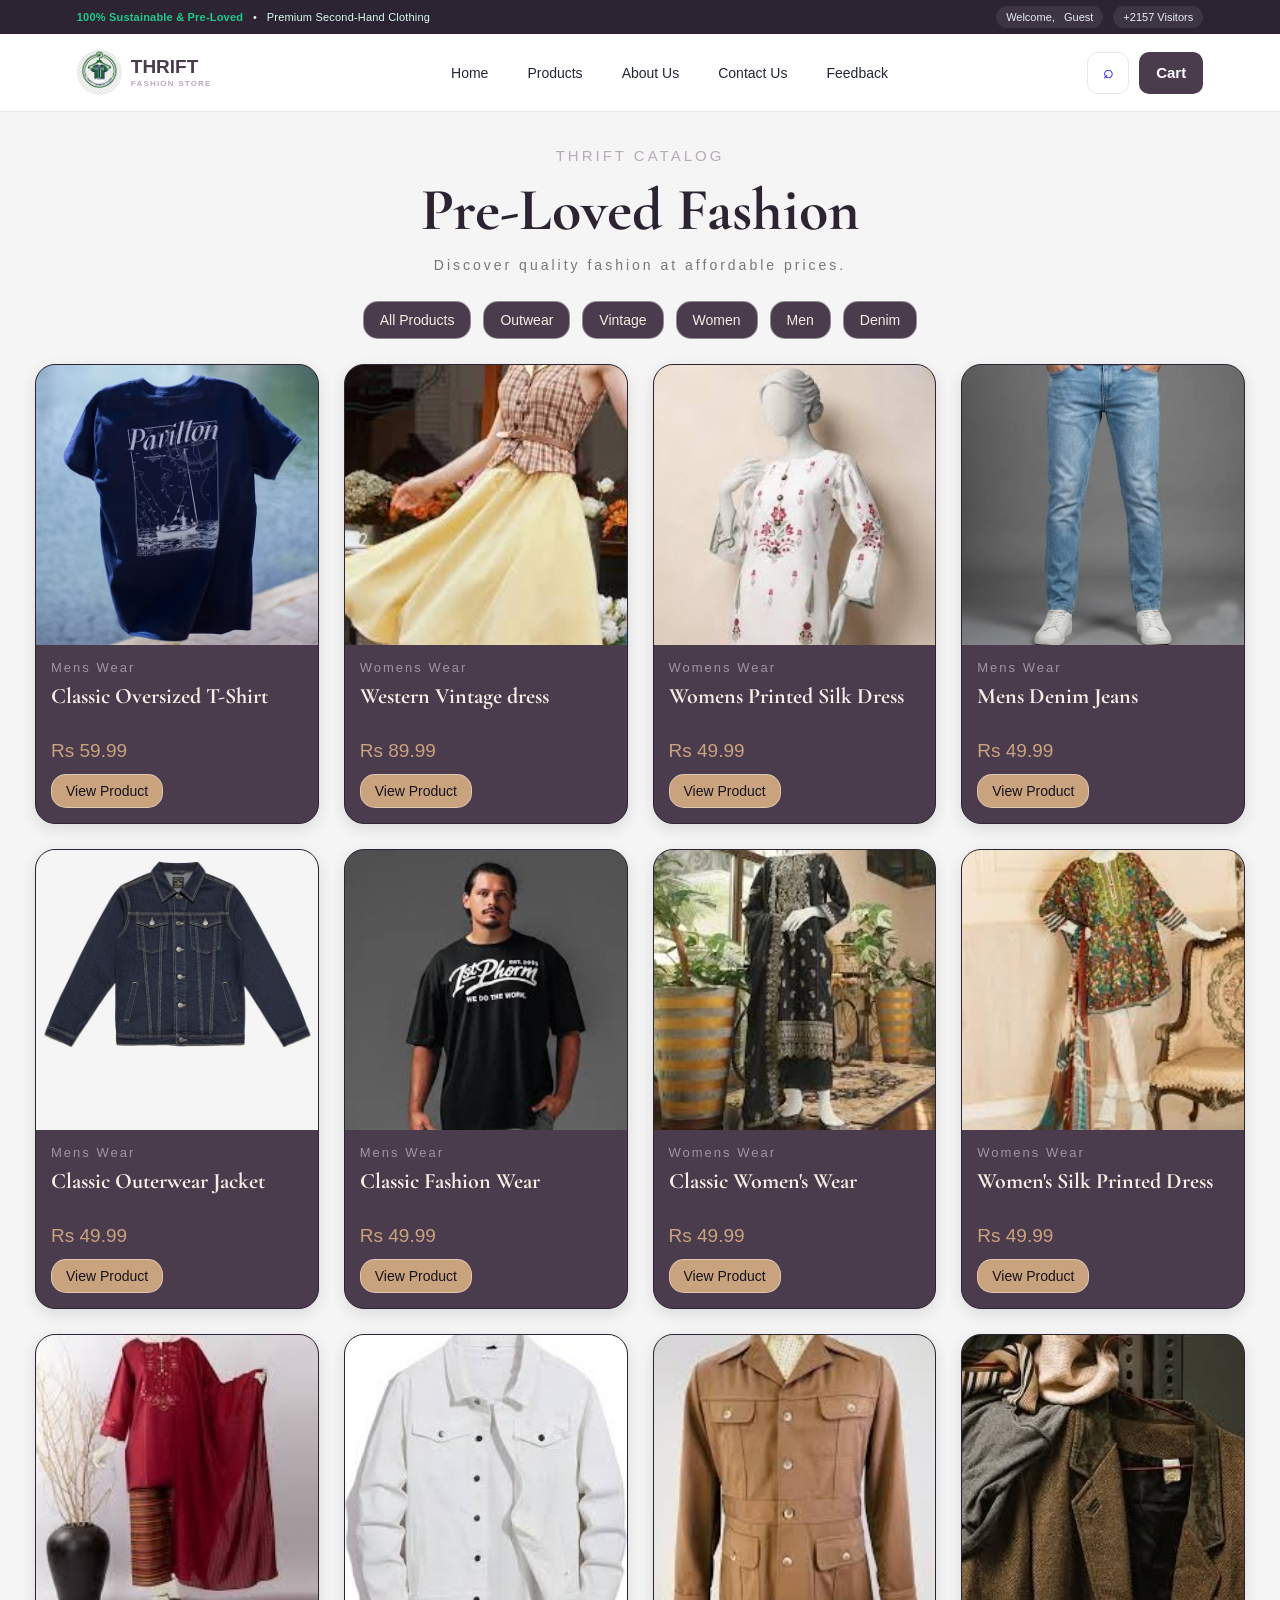
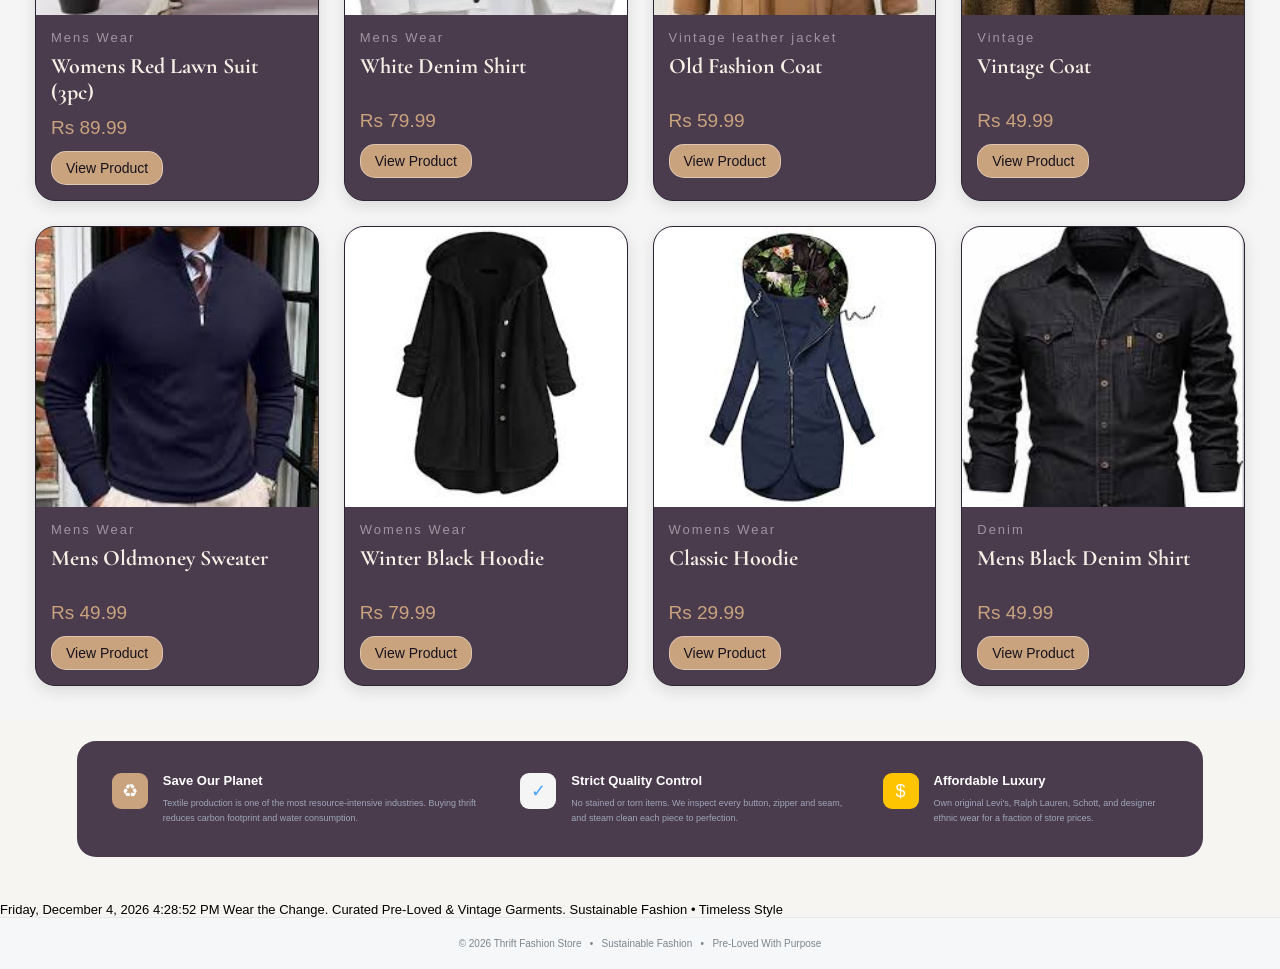
<file: women.html>
<!DOCTYPE html>
<html lang="en">

<head>

    <meta charset="UTF-8">
    <meta name="viewport" content="width=device-width, initial-scale=1.0">

    <title>Thrift Fashion Store</title>

    <link rel="icon" href="./assets/images/titlelogo.jpg">

    <link rel="stylesheet" href="./assets/css/product.CSS">

  <link href="https://fonts.googleapis.com/css2?family=Cormorant+Garamond:wght@500;600;700&display=swap"
        rel="stylesheet">


</head>

<body data-json="women.json">

    <!-- TOP STRIP -->

    <div class="top-strip">

        <div class="top-strip-inner">

            <div class="sustainability-message">
                <span>100% Sustainable & Pre-Loved</span>
                &nbsp; • &nbsp;
                Premium Second-Hand Clothing
            </div>

            <div class="top-right">

                 <div class="top-pill">
                    Welcome, &nbsp; <span id="userName">Guest</span>
                </div>

                <div class="top-pill">
                    +2157 Visitors
                </div>

        
            </div>

        </div>

    </div>


    <!-- NAVIGATION -->

    <header class="navbar">

        <div class="nav-inner">

            <!-- LOGO -->

            <div class="logo">

                <img
                    class="logo-image"
                    src="./assets/images/logo final.jpg"
                    alt="Thrift Logo">

                <div class="logo-text">

                    <div class="logo-title">
                        THRIFT
                    </div>

                    <div class="logo-subtitle">
                        FASHION STORE
                    </div>

                </div>

            </div>


            <!-- NAVIGATION -->

            <nav class="nav-links">

                <a href="./index.html">Home</a>

                <a href="./product.html">Products</a>

                <a href="./about.html">About Us</a>

                <a href="./contact.html">Contact Us</a>

                <a href="./feedback.html">Feedback</a>

            </nav>


            <!-- ACTIONS -->

            <div class="nav-actions">

                <a href="./product.html" class="search-button" style="display: flex; justify-content: center; align-items: center;">
                    <span>⌕</span>
                 
                </a>

                <button class="cart-button" onclick="goCart()">
                    Cart
                </button>


            </div>

        </div>

    </header>


    <!-- PRODUCTS -->

    <main class="products">

        <p class="catalog-title">
            Thrift Catalog
        </p>


        <div class="product-heading">

            <div class="description">

                <h1 class="fonts">
                    Pre-Loved Fashion
                </h1>

                <p style="letter-spacing: 3px;">
                    Discover quality fashion at affordable prices.
                </p>

            </div>


            <!-- CATEGORY BUTTONS -->

            <ul>

                <li>
                    <a href="./product.html">
                        All Products
                    </a>
                </li>

                <li>
                    <a href="./outwear.html">
                        Outwear
                    </a>
                </li>

                <li>
                    <a href="./Vintage.html">
                        Vintage
                    </a>
                </li>

                <li>
                    <a href="./women.html">
                        Women
                    </a>
                </li>

                <li>
                    <a href="./Men.html">
                        Men
                    </a>
                </li>

                <li>
                    <a href="./Dennim.html">
                        Denim
                    </a>
                </li>

            </ul>

        </div>


        <!-- PRODUCTS FROM JSON -->

        <div
            class="image-container"
            id="p-list">
        </div>

    </main>


    <!-- SUSTAINABILITY -->

    <section class="sustainability-section">

        <div class="sustainability-inner">

            <div class="sustainability-box">

                <div class="sustain-item">

                    <div class="sustain-icon green-icon">
                        ♻
                    </div>

                    <div>

                        <h3>
                            Save Our Planet
                        </h3>

                        <p>
                            Textile production is one of the most
                            resource-intensive industries. Buying
                            thrift reduces carbon footprint and
                            water consumption.
                        </p>

                    </div>

                </div>


                <div class="sustain-item">

                    <div class="sustain-icon blue-icon">
                        ✓
                    </div>

                    <div>

                        <h3>
                            Strict Quality Control
                        </h3>

                        <p>
                            No stained or torn items. We inspect
                            every button, zipper and seam, and
                            steam clean each piece to perfection.
                        </p>

                    </div>

                </div>


                <div class="sustain-item">

                    <div class="sustain-icon yellow-icon">
                        $
                    </div>

                    <div>

                        <h3>
                            Affordable Luxury
                        </h3>

                        <p>
                            Own original Levi's, Ralph Lauren,
                            Schott, and designer ethnic wear
                            for a fraction of store prices.
                        </p>

                    </div>

                </div>

            </div>

        </div>

    </section>


    <!-- TICKER -->

<div class="ticker">
    <div class="ticker-content">

        <span id="currentDate"></span>

        <span id="currentTime"></span>

        <span> Wear the Change.</span>

        <span> Curated Pre-Loved &amp; Vintage Garments.</span>

        <span></span> Sustainable Fashion • Timeless Style</span>

    </div>
</div>


    <!-- FOOTER -->

    <footer>

        © 2026 Thrift Fashion Store
        &nbsp; • &nbsp;
        Sustainable Fashion
        &nbsp; • &nbsp;
        Pre-Loved With Purpose

    </footer>


    <!-- JAVASCRIPT -->

    <script src="./assets/js/product.js"></script>
    <script src="./assets/js/alert.js"></script>

</body>

</html>
</file>
<file: assets/css/style.css>
*{
    margin: 0;
    padding: 0;
    box-sizing: border-box;
}
body {
    font-family: Arial, Helvetica, sans-serif;
    background: #ffffff;
}

a {
    text-decoration: none;
    
}

button {
    font-family: inherit;
    border: none;
    cursor: pointer;
}
.top-strip {
    height: 34px;
    background: var(--navy);
    color: white;
    background-color: #2d2433;

    display: flex;
    align-items: center;
    justify-content: center;

    font-size: 11px;
    position: fixed;
    top: 0;
    left: 0;
    right: 0;

    z-index: 1000;
}

.top-strip-inner {
    width: 88%;

    display: flex;
    align-items: center;
    justify-content: space-between;
}

.sustainability-message {
    color: #d9fff0;
    letter-spacing: 0.2px;
}

.sustainability-message span {
    color: #20c98a;
    font-weight: 700;
}

.top-right {
    display: flex;
    align-items: center;
    gap: 10px;
}

.top-pill {
    padding: 5px 10px;

    background: rgba(255, 255, 255, 0.08);

    border-radius: 20px;

    color: #e7eef5;
}


/* NAVIGATION*/

.navbar {
    height: 78px;

    border-bottom: 1px solid #e7eaed;

    display: flex;
    align-items: center;
    justify-content: center;

    background: white;
   position: fixed;
    top: 34px;
    left: 0;
    right: 0;

    z-index: 999;
    
}

.nav-inner {
    width: 88%;

    display: flex;
    align-items: center;
    justify-content: space-between;
}


/* Logo */

.logo {
    display: flex;
    align-items: center;
    gap: 9px;

    min-width: 175px;
}

.logo-image {
    width: 45px;
    height: 45px;

    border-radius: 50%;

    object-fit: cover;

}

.logo-text {
    line-height: 1;
}

.logo-title {
    font-size: 19px;

    font-weight: 900;

    color:#4a3b4d;

}

.logo-subtitle {
    font-size: 8px;

    color:#b9aab8;

    letter-spacing: 1.2px;

    font-weight: bold;

    margin-top: 4px;
}


/* Navigation links */

.nav-links {
    display: flex;
    align-items: center;

    gap: 7px;
}

.nav-links a {
    padding: 12px 16px;

    font-size: 14px;

    color: #202735;

    border-radius: 9px;

    transition: 0.2s;
}

.nav-links a:hover {
  font-size: 15px;
}

/* Right buttons */

.nav-actions {
    display: flex;
    align-items: center;

    gap: 10px;
}

.search-button {
    width: 42px;
    height: 42px;

    border: 1px solid #e4e8ec;

    border-radius: 11px;

    background: white;

    font-size: 18px;
}

.cart-button {
    height: 42px;

    padding: 0 17px;

    background: #4a3b4d;

    color: white;

    border-radius: 10px;

    font-weight: bolder;

    font-size: 15px;
}
.cart-button a{
    color: white;
}


/* HERO */

.hero {
   padding: 50px 0 42px;
   margin-top: 100px;
}

.hero-inner {
    width: 88%;
    max-width: 1200px;

    margin: auto;

    display: flex;
    align-items: center;

    justify-content: space-between;

    gap: 65px;
}


/* Hero content */

.hero-content {
    width: 52%;
}

.welcome-label {
    display: inline-flex;

    align-items: center;

    gap: 7px;

    border: 1px solid #275947;

    background: #bff7e1;

    padding: 7px 13px;

    border-radius: 20px;

    color: #2c3331;

    font-size: 11px;

    margin-bottom: 20px;
}

.hero h1 {
    font-size: clamp(40px, 5vw, 67px);

    line-height: 1.06;

    letter-spacing: -2.5px;

    margin-bottom: 22px;

    color: #4a3b4d;
}

.hero h1 .blue {
    color: #2d2433;
}

.hero h1 .green {
    color: #a0929f;
}


.hero-description {
    max-width: 560px;

    color: #4b4e52;

    line-height: 1.65;

    font-size: 14px;

    margin-bottom: 20px;
}
/* HERO BUTTONS */

.hero-buttons {
    display: flex;

    gap: 10px;

    margin-bottom: 25px;
}

.primary-button{
    height: 42px;

    padding: 0 20px;

    border-radius: 10px;

    font-weight: 700;

    font-size: 12px;

    display: flex;

    align-items: center;

    gap: 9px;
}

.primary-button:hover{
    transform: translateY(-1px);
    font-size: 12.5px;
}

.secondary-button {
    height: 42px;

    padding: 0 20px;

    border-radius: 10px;

    font-weight: 700;

    font-size: 12px;

    display: flex;

    align-items: center;

    gap: 9px;
}

.secondary-button:hover{
    transform: translateY(-1px);
    font-size: 12.5px;
}

.primary-button {
    background: #4a3b4d;

    color: #c9a27e;
}

.secondary-button {
    background: rgb(251, 249, 249);

    -webkit-backdrop-filter: blur(20px);
    backdrop-filter: blur(20px);

    color: #2d2433;

    border: 1px solid #dce3e7;
}

.primary-button:hover {
    background: #2d2433;
}



/*  HERO BENEFITS */

.hero-benefits {
    display: flex;

    gap: 35px;

    border-top: 1px solid #edf0f2;

    padding-top: 16px;
}

.benefit {
    display: flex;

    align-items: center;

    gap: 6px;

    font-size: 20px;

    color: #52616c;
}

/* HERO IMAGE  */

.hero-visual {
    width: 42%;

    position: relative;
}

.hero-image-box {
    position: relative;

    width: 100%;

    height: 430px;

    border-radius: 22px;

    overflow: hidden;

    box-shadow: 0 20px 45px rgba(16, 47, 75, 0.14);

    border: 5px solid white;
}

.hero-image {
    width: 100%;
    height: 100%;

    object-fit: cover;
}

.value-badge {
    position: absolute;

    right: -10px;
    top: 14px;

    background: #0b9360;

    color: white;

    padding: 11px 15px;

    border-radius: 13px;

    text-align: center;

    font-size: 10px;

    font-weight: bold;

    box-shadow: 0 8px 20px rgba(0, 0, 0, 0.12);
}

.value-badge strong {
    display: block;

    font-size: 14px;

    margin-top: 3px;
}

.featured-title {
    position: absolute;

    left: 18px;

    bottom: 19px;

    color: white;

    font-size: 14px;

    font-weight: 800;
}

.grade {
    position: absolute;

    right: 15px;

    bottom: 18px;

    color: white;

    background: rgba(0, 0, 0, 0.5);

    padding: 5px 8px;

    border-radius: 5px;

    font-size: 9px;
}

 /* PRODUCTS SECTION  */

.products-section {
    padding: 36px 0 40px;

    background: white;
}

.products-inner {
    width: 88%;
    max-width: 1200px;

    margin: auto;
}

.section-header {
    display: flex;

    justify-content: space-between;

    align-items: end;

    border-bottom: 1px solid #e7eaed;

    padding-bottom: 12px;

    margin-bottom: 23px;
}

.section-small {
    color: #2d2433;

    font-size: 15 px;

    font-weight: 800;

    letter-spacing: 0.8px;

    margin-bottom: 5px;
}

.section-header h2 {
    font-size: 23px;

    color: #4a3b4d;

    margin-bottom: 5px;
}

.section-description {
    font-size: 13px;

    color: #c9a27e;
}

.view-all {
    font-size: 11px;

    font-weight: 700;

    color: #c9a27e;

    white-space: nowrap;
}

/* PRODUCT GRID  */

.product-grid {
    display: grid;

    grid-template-columns: repeat(4, 1fr);

    gap: 17px;
}

.product-card {
    border: 1px solid #e1e5e8;

    border-radius: 15px;

    overflow: hidden;

    background:#4a3b4d;

    transition: 0.25s;
}

.product-card:hover {
    transform: translateY(-5px);

    box-shadow:
        0 15px 30px rgba(0, 0, 0, 0.08);
}


/* Product image */

.product-image-wrapper {
    height: 255px;

    position: relative;

    overflow: hidden;

    background: #eee;
}

.product-image {
    width: 100%;
    height: 100%;

    object-fit: cover;

    transition: 0.3s;
    filter: grayscale(100%);
}

.product-card:hover .product-image {
    transform: scale(1.04);
    filter: grayscale(0%);
}


/* Product badges */

.condition-badge {
    position: absolute;

    left: 9px;
    top: 9px;

    background: #b9aab8;

    color: white;

    border-radius: 10px;

    padding: 5px 8px;

    font-size: 8px;
}

.discount-badge {
    position: absolute;

    right: 8px;
    top: 9px;

    background: #16ad70;

    color: white;

    padding: 5px 8px;

    border-radius: 9px;

    font-size: 9px;

    font-weight: 800;
}

.saved-badge {
    position: absolute;

    left: 9px;
    bottom: 8px;

    background: rgba(255, 255, 255, 0.93);

    color: #3f6356;

    padding: 5px 8px;

    border-radius: 8px;

    font-size: 8px;

    font-weight: 700;
}

.size-badge {
    position: absolute;

    right: 9px;
    bottom: 8px;

    background: #4a3b4d;

    color: white;

    padding: 5px 8px;

    border-radius: 8px;

    font-size: 8px;
}


/*PRODUCT INFORMATION*/

.product-info {
    padding: 13px;
}

.product-category {
    font-size: 9px;

    color: #b9aab8;

    margin-bottom: 5px;
}

.product-name {
    font-size: 14px;

    font-weight: 800;

    color: white;

    white-space: nowrap;

    overflow: hidden;

    text-overflow: ellipsis;

    margin-bottom: 8px;
}


.fonts{
    font-family: "Cormorant Garamond", serif;

    font-size: 22px;

    font-weight: 700;

    margin-top: 5px;

    margin-bottom: 8px;
}


.product-description {
    font-size: 9px;

    line-height: 1.5;

    color: #c9a27e;

    height: 29px;

    overflow: hidden;

    margin-bottom: 11px;
}

.product-bottom {
    display: flex;

    justify-content: space-between;

    align-items: end;
}

.price {
    color: #c9a27e;

    font-weight: 900;

    font-size: 13px;
}

.old-price {
    color: #9ba1a8;

    text-decoration: line-through;

    font-size: 8px;

    margin-left: 4px;
}

.saving {
    color: #004c2f;

    font-size: 8px;

    margin-top: 4px;
}

.add-button {
    background: #2d2433;

    color: white;

    padding: 8px 13px;

    border-radius: 9px;

    font-size: 9px;

    font-weight: 700;
}

.add-button:hover {
    background: #2d2433;
    color: #c9a27e;
}


/* SUSTAINABILITY SECTION */

.sustainability-section {
    padding: 20px 0 45px;
   
}

.sustainability-inner {
    width: 88%;
    max-width: 1200px;

    margin: auto;
}

.sustainability-box {
    background: #4a3b4d;

    color: white;

    border-radius: 19px;

    padding: 32px 35px;

    display: grid;

    grid-template-columns: repeat(3, 1fr);

    gap: 40px;

     position: relative;

     display: flex;
}

.sustain-item {
    display: flex;

    gap: 15px;
}

.sustain-icon {
    min-width: 36px;

    height: 36px;

    border-radius: 9px;

    display: grid;

    place-items: center;

    font-size: 18px;
}

.green-icon {
    background: #c9a27e;

    color: #23d991;
}

.blue-icon {
    background: whitesmoke;

    color: #4ca3ff;
}

.yellow-icon {
    background: #fec301;

    color: #e5b936;
}

.sustain-item h3 {
    font-size: 13px;

    margin-bottom: 8px;
}

.sustain-item p {
    color: #9ea8ba;

    font-size: 9px;

    line-height: 1.6;
}

/* Ticker */

.ticker> .ticker-content{
    
        font-size: 13px;
        position: relative;

        animation-name: moveforward;
        animation-duration: 20s;
        animation-iteration-count: infinite;
        animation-timing-function: linear;
    }

    @keyframes moveforward {
        from {
            left: 0;
        }

        to {
            left: 100%;
        }
    }

/* FOOTER */

footer {
    background: #f5f7f8;

    border-top: 1px solid #e5e9ec;

    padding: 20px;

    text-align: center;

    color: #7b858e;

    font-size: 10px;
}


/* main hero section  */

@media (max-width: 1100px) {

    .top-strip-inner,
    .nav-inner,
    .hero-inner,
    .products-inner,
    .sustainability-inner {
        width: 92%;
    }

    .nav-links {
        gap: 2px;
    }

    .nav-links a {
        padding: 10px 8px;
        font-size: 12px;
    }

    .hero-inner {
        gap: 35px;
    }

    .product-grid {
        grid-template-columns: repeat(2, minmax(0, 1fr));
    }

    .sustainability-box {
        gap: 25px;
    }
}


/* tablet szie  */
@media (max-width: 800px) {

    .top-strip {
        height: auto;
        min-height: 34px;
    }

    .top-strip-inner {
        min-height: 34px;
        padding: 6px 0;
        flex-wrap: wrap;
        gap: 6px;
    }

    .sustainability-message {
        max-width: 100%;
    }

    .top-right {
        flex-wrap: wrap;
        gap: 5px;
    }

    .navbar {
        height: auto;
        min-height: 78px;
    }

    .nav-inner {
        min-height: 78px;
        padding: 10px 0;
        flex-wrap: wrap;
        row-gap: 10px;
    }

    .logo {
        min-width: auto;
    }

    .nav-links {
        order: 3;
        width: 100%;
        justify-content: center;
        flex-wrap: wrap;
        gap: 3px;
    }

    .nav-links a {
        padding: 8px 9px;
        font-size: 12px;
    }

    .nav-actions {
        margin-left: auto;
    }

    .hero {
        margin-top: 145px;
        padding: 35px 0 30px;
    }

    .hero-inner {
        width: 92%;
        display: flex;
        flex-direction: column;
        align-items: stretch;
        gap: 35px;
    }

    .hero-content {
        width: 100%;
    }

    .hero-visual {
        width: 100%;
    }

    .hero h1 {
        font-size: clamp(38px, 7vw, 55px);
    }

    .hero-description {
        max-width: 100%;
    }

    .hero-image-box {
        height: 420px;
    }

    .section-header {
        align-items: flex-start;
        gap: 15px;
    }

    .sustainability-box {
        grid-template-columns: 1fr;
        gap: 25px;
    }
}


/* responsive mobile 600  */

@media (max-width: 600px) {

    .top-strip-inner {
        width: 94%;
        justify-content: center;
        text-align: center;
    }

    .sustainability-message {
        width: 100%;
        line-height: 1.5;
    }

    .top-right {
        width: 100%;
        justify-content: center;
    }

    .top-pill {
        padding: 4px 7px;
        font-size: 10px;
    }

    .navbar {
        top: 0;
    }

    .nav-inner {
        width: 94%;
        justify-content: center;
    }

    .logo {
        width: 100%;
        justify-content: center;
    }

    .nav-actions {
        margin-left: 0;
    }

    .nav-links {
        width: 100%;
        order: 3;
        justify-content: center;
    }

    .nav-links a {
        padding: 7px 6px;
        font-size: 10px;
    }

    .search-button {
        width: 38px;
        height: 38px;
    }

    .cart-button {
        height: 38px;
        padding: 0 13px;
    }

    .hero {
        margin-top: 190px;
        padding-top: 25px;
    }

    .hero-inner {
        width: 94%;
    }

    .welcome-label {
        display: flex;
        justify-content: center;
        text-align: center;
        line-height: 1.4;
        padding: 7px 10px;
    }

    .hero h1 {
        font-size: 39px;
        letter-spacing: -1.5px;
    }

    .hero-description {
        font-size: 13px;
    }

    .hero-buttons {
        flex-direction: column;
        width: 100%;
    }

    .primary-button,
    .secondary-button {
        width: 100%;
        justify-content: center;
    }

    .hero-benefits {
        flex-direction: column;
        gap: 10px;
    }

    .benefit {
        font-size: 16px;
    }

    .hero-image-box {
        height: 350px;
    }

    .value-badge {
        right: 8px;
    }

    .featured-title {
        left: 12px;
        bottom: 15px;
        max-width: 60%;
        line-height: 1.3;
    }

    .grade {
        right: 10px;
        bottom: 14px;
    }

    .products-inner,
    .sustainability-inner {
        width: 94%;
    }

    .section-header {
        flex-direction: column;
        align-items: flex-start;
        gap: 8px;
    }

    .section-header h2 {
        font-size: 21px;
    }

    .section-description {
        line-height: 1.5;
    }

    .product-grid {
        grid-template-columns: 1fr;
        gap: 20px;
    }

    .product-image-wrapper {
        height: 310px;
    }

    .product-name {
        white-space: normal;
    }

    .product-description {
        height: auto;
        min-height: 29px;
    }

    .sustainability-box {
        padding: 25px 20px;
        grid-template-columns: 1fr;
    }

    .sustain-item {
        gap: 10px;
    }

    footer {
        padding: 16px 10px;
        line-height: 1.7;
    }
}



/* mobile size  */

@media (max-width: 380px) {

    .nav-links {
        gap: 1px;
    }

    .nav-links a {
        padding: 6px 4px;
        font-size: 9px;
    }

    .hero {
        margin-top: 200px;
    }

    .hero h1 {
        font-size: 34px;
    }

    .hero-image-box {
        height: 290px;
    }

    .product-image-wrapper {
        height: 280px;
    }

    .logo-image {
        width: 40px;
        height: 40px;
    }
}



/* nav bar responsive */

/* tablet med screen  */
@media (max-width: 1000px) {

    .navbar {
        height: auto;
        min-height: 78px;
        top: 34px;
    }

    .nav-inner {
        width: 92%;
        min-height: 78px;
        display: flex;
        flex-wrap: wrap;
        justify-content: space-between;
        align-items: center;
        padding: 10px 0;
        gap: 8px;
    }

    .logo {
        min-width: 160px;
    }

    .nav-links {
        display: flex;
        align-items: center;
        justify-content: center;
        flex-wrap: wrap;
        gap: 3px;
        order: 3;
        width: 100%;
    }

    .nav-links a {
        padding: 8px 10px;
        font-size: 12px;
    }

    .nav-actions {
        margin-left: auto;
    }
}


/* Mobile */
@media (max-width: 600px) {

    .navbar {
        height: auto;
        min-height: 125px;
        top: 34px;
    }

    .nav-inner {
        width: 94%;
        min-height: 125px;
        padding: 10px 0;
        display: flex;
        flex-wrap: wrap;
        justify-content: space-between;
        align-items: center;
        gap: 8px;
    }

    /* logo */
    .logo {
        min-width: 0;
        width: auto;
        display: flex;
        align-items: center;
        gap: 7px;
    }

    .logo-image {
        width: 40px;
        height: 40px;
    }

    .logo-title {
        font-size: 17px;
    }

    .logo-subtitle {
        font-size: 7px;
    }


/* search  */
    .nav-actions {
        margin-left: auto;
        display: flex;
        align-items: center;
        gap: 6px;
    }

    .search-button {
        width: 38px;
        height: 38px;
        font-size: 16px;
    }

    .cart-button {
        height: 38px;
        padding: 0 12px;
        font-size: 13px;
    }


/* navbar  */
    .nav-links {
        order: 3;
        width: 100%;

        display: flex;
        align-items: center;
        justify-content: center;

        flex-wrap: wrap;

        gap: 2px;

        padding-bottom: 5px;
    }

    .nav-links a {
        padding: 7px 7px;
        font-size: 10px;
        white-space: nowrap;
    }
}


/* mobile size  */
@media (max-width: 400px) {

    .navbar {
        min-height: 120px;
    }

    .nav-inner {
        width: 96%;
        min-height: 120px;
    }

    .logo-image {
        width: 36px;
        height: 36px;
    }

    .logo-title {
        font-size: 15px;
    }

    .logo-subtitle {
        font-size: 6px;
        letter-spacing: 1px;
    }

    .search-button {
        width: 35px;
        height: 35px;
    }

    .cart-button {
        height: 35px;
        padding: 0 9px;
        font-size: 12px;
    }

    .nav-links {
        gap: 1px;
    }

    .nav-links a {
        padding: 6px 5px;
        font-size: 9px;
    }
}



/* overflow  */
html,
body {
    max-width: 100%;
    overflow-x: hidden;
}

* {
    box-sizing: border-box;
}

img {
    max-width: 100%;
}


.sitemap{
    border: none;
    position: absolute;
    bottom: 20px;
    right: 20px;


}

.sitemap li>a{
    color: #c9a27e;


}

.sitemap li{
    list-style: none;
    /* padding: 20px;
    margin-top: 20px; */
}
</file>
<file: assets/css/about.CSS>
* {
    margin: 0;
    padding: 0;
    box-sizing: border-box;
}

html,
body {
    max-width: 100%;
    overflow-x: hidden;
}

body {
    font-family: Arial, Helvetica, sans-serif;
    background: #ffffff;
    color: #202735;
}

a {
    text-decoration: none;
}   

button {
    font-family: inherit;
    border: none;
    cursor: pointer;
}


/* TOP STRIP */

.top-strip {
    min-height: 34px;
    background: #2d2433;
    color: white;
    display: flex;
    align-items: center;
    justify-content: center;
    font-size: 11px;
    position: fixed;
    top: 0;
    left: 0;
    right: 0;
    z-index: 1000;
}

.top-strip-inner {
    width: 88%;
    display: flex;
    align-items: center;
    justify-content: space-between;
    gap: 15px;
}

.sustainability-message {
    color: #d9fff0;
    letter-spacing: 0.2px;
}

.sustainability-message span {
    color: #20c98a;
    font-weight: 700;
}

.top-right {
    display: flex;
    align-items: center;
    gap: 10px;
    flex-wrap: wrap;
    justify-content: flex-end;
}

.top-pill {
    padding: 5px 10px;
    background: rgba(255, 255, 255, 0.08);
    border-radius: 20px;
    color: #e7eef5;
}


/* NAVIGATION */

.navbar {
    height: 78px;
    border-bottom: 1px solid #e7eaed;
    display: flex;
    align-items: center;
    justify-content: center;
    background: white;
    position: fixed;
    top: 34px;
    left: 0;
    right: 0;
    z-index: 999;
}

.nav-inner {
    width: 88%;
    display: flex;
    align-items: center;
    justify-content: space-between;
    gap: 15px;
}

.logo {
    display: flex;
    align-items: center;
    gap: 9px;
    min-width: 175px;
}

.logo-image {
    width: 45px;
    height: 45px;
    border-radius: 50%;
    object-fit: cover;
    flex-shrink: 0;
}

.logo-text {
    line-height: 1;
}

.logo-title {
    font-size: 19px;
    font-weight: 900;
    color: #4a3b4d;
}

.logo-subtitle {
    font-size: 8px;
    color: #b9aab8;
    letter-spacing: 1.2px;
    font-weight: bold;
    margin-top: 4px;
}

.nav-links {
    display: flex;
    align-items: center;
    justify-content: center;
    gap: 4px;
    flex-wrap: wrap;
}

.nav-links a {
    padding: 12px 13px;
    font-size: 14px;
    color: #202735;
    border-radius: 9px;
    transition: 0.2s;
    white-space: nowrap;
}

.nav-links a:hover {
   font-size: 15px;
}


.nav-actions {
    display: flex;
    align-items: center;
    gap: 10px;
    flex-shrink: 0;
}

.search-button {
    width: 42px;
    height: 42px;
    border: 1px solid #e4e8ec;
    border-radius: 11px;
    background: white;
    font-size: 18px;
}

.cart-button {
    height: 42px;
    padding: 0 17px;
    background: #4a3b4d;
    color: white;
    border-radius: 10px;
    font-weight: bolder;
    font-size: 15px;
}

.cart-button a {
    color: white;
}


/* ABOUT HERO */

.about-hero {
    width: 88%;
    max-width: 1200px;
    margin: 0 auto;
    padding-top: 155px;
}

.hero-slider {
    width: 100%;
    height: 430px;
    position: relative;
    overflow: hidden;
    border-radius: 25px;
    background: #2d2433;
    box-shadow: 0 12px 30px rgba(45, 36, 51, 0.18);
}

.hero-slider input {
    display: none;
}

.hero-slides {
    width: 300%;
    height: 100%;
    display: flex;
    transition: transform 0.6s ease;
}

.hero-slide {
    width: 33.333333%;
    height: 100%;
    position: relative;
    flex-shrink: 0;
    overflow: hidden;
}

.hero-slide img {
    width: 100%;
    height: 100%;
    object-fit: cover;
}

.hero-overlay {
    position: absolute;
    inset: 0;
    background: linear-gradient( 90deg,  rgba(45, 36, 51, 0.78),  rgba(45, 36, 51, 0.30),  rgba(45, 36, 51, 0.08));
}

.hero-content {
    position: absolute;
    left: 50%;
    top: 50%;
    transform: translate(-50%, -50%);
    width: 80%;
    text-align: center;
    color: white;
}

.hero-content p {
    display: inline-block;
    padding: 8px 14px;
    background: rgba(201, 162, 126, 0.92);
    border-radius: 7px;
    font-size: 12px;
    font-weight: bold;
    letter-spacing: 0.8px;
    margin-bottom: 14px;
}

.hero-content h1 {
    font-size: clamp(30px, 4vw, 52px);
    line-height: 1.1;
    margin-bottom: 12px;
    text-shadow: 0 2px 10px rgba(0, 0, 0, 0.25);
}

.hero-content span {
    font-size: 16px;
    color: #ffffff;
}


/* Slider movement */

#slide1:checked ~ .hero-slides {
    transform: translateX(0);
}

#slide2:checked ~ .hero-slides {
    transform: translateX(-33.333333%);
}

#slide3:checked ~ .hero-slides {
    transform: translateX(-66.666666%);
}


/* Slider dots */

.slider-dots {
    position: absolute;
    left: 50%;
    bottom: 20px;
    transform: translateX(-50%);
    display: flex;
    gap: 9px;
    z-index: 5;
}

.slider-dots label {
    width: 11px;
    height: 11px;
    border-radius: 50%;
    background: rgba(255, 255, 255, 0.75);
    cursor: pointer;
    transition: 0.2s;
}

.slider-dots label:hover {
    transform: scale(1.2);
}

#slide1:checked ~ .slider-dots label:nth-child(1),
#slide2:checked ~ .slider-dots label:nth-child(2),
#slide3:checked ~ .slider-dots label:nth-child(3) {
    width: 25px;
    border-radius: 10px;
    background: #c9a27e;
}


/* Small description under banner */

.about-intro {
    max-width: 850px;
    margin: 22px auto 0;
    text-align: center;
}

.about-intro p {
    color: #6f6672;
    font-size: 14px;
    line-height: 1.7;
}


/* THREE CARD */

.about-cards-section {
    width: 88%;
    max-width: 1200px;
    margin: 35px auto 45px;
}

.about-cards {
    display: grid;
    grid-template-columns: repeat(3, 1fr);
    gap: 22px;
}

.about-card {
    background: #4a3b4d;
    color: white;
    border-radius: 20px;
    padding: 28px 25px;
    text-align: center;
    min-height: 285px;
    display: flex;
    flex-direction: column;
    align-items: center;
    justify-content: flex-start;
    box-shadow: 0 8px 20px rgba(45, 36, 51, 0.12);
    transition: 0.25s;
}

.about-card:hover {
    transform: translateY(-5px);
}

.card-icon {
    width: 58px;
    height: 58px;
    border-radius: 50%;
    background: #c9a27e;
    color: white;
    display: grid;
    place-items: center;
    font-size: 27px;
    margin-bottom: 15px;
}

.about-card h2 {
    color: #c9a27e;
    font-size: 21px;
    margin-bottom: 8px;
}

.card-line {
    width: 45px;
    height: 2px;
    background: #c9a27e;
    margin-bottom: 17px;
}

.about-card p {
    color: #f5f2f6;
    font-size: 13px;
    line-height: 1.65;
    max-width: 300px;
}


/* 
   SUSTAINABILITY SECTION
    */

.sustainability-section {
    width: 88%;
    max-width: 1200px;
    margin: 0 auto 45px;
}

.sustainability-box {
    background: #4a3b4d;
    color: white;
    border-radius: 19px;
    padding: 30px 35px;
    
    grid-template-columns: repeat(3, 1fr);
    gap: 35px;
    position: relative;
    display: flex;
}

.sustain-item {
    display: flex;
    gap: 14px;
}

.sustain-icon {
    min-width: 38px;
    height: 38px;
    border-radius: 9px;
    display: grid;
    place-items: center;
    font-size: 18px;
}

.green-icon {
    background: #9bd44b;
}

.blue-icon {
    background: #4ca3ff;
}

.yellow-icon {
    background: #fec301;
}

.sustain-item h3 {
    font-size: 13px;
    margin-bottom: 8px;
}

.sustain-item p {
    color: #c7c1ca;
    font-size: 10px;
    line-height: 1.6;
}


/* ticker  */

.ticker {
    width: 100%;
    overflow: hidden;
    white-space: nowrap;
    background: #f5f7f8;
    border-top: 1px solid #e5e9ec;
    border-bottom: 1px solid #e5e9ec;
    padding: 9px 0;
}

.ticker-content {
    display: inline-flex;
    gap: 35px;
    padding-left: 100%;
    font-size: 12px;
    animation: moveforward 20s linear infinite;
}

@keyframes moveforward {
    from {
        transform: translateX(0);
    }

    to {
        transform: translateX(-100%);
    }
}


/* footer  */

footer {
    background: #2d2433;
    padding: 22px;
    text-align: center;
    color: #ffffff;
    font-size: 11px;
}


/* tablet  */

@media (max-width: 1000px) {

    .top-strip-inner,
    .nav-inner {
        width: 92%;
    }

    .navbar {
        height: auto;
        min-height: 78px;
    }

    .nav-inner {
        min-height: 78px;
        padding: 10px 0;
        flex-wrap: wrap;
        row-gap: 8px;
    }

    .nav-links {
        order: 3;
        width: 100%;
    }

    .nav-links a {
        padding: 8px 9px;
        font-size: 12px;
    }

    .nav-actions {
        margin-left: auto;
    }

    .about-hero {
        width: 92%;
        padding-top: 145px;
    }

    .hero-slider {
        height: 380px;
    }

    .about-cards-section,
    .sustainability-section {
        width: 92%;
    }

    .about-cards {
        gap: 15px;
    }

    .about-card {
        padding: 24px 18px;
    }

    .sustainability-box {
        grid-template-columns: 1fr;
        gap: 22px;
    }
}


/* mobile 600  */

@media (max-width: 600px) {

    .top-strip-inner {
        width: 94%;
        flex-direction: column;
        gap: 5px;
        padding: 6px 0;
        text-align: center;
    }

    .top-right {
        justify-content: center;
        gap: 4px;
    }

    .top-pill {
        padding: 4px 7px;
        font-size: 9px;
    }

    .navbar {
        top: 53px;
        min-height: 125px;
    }

    .nav-inner {
        width: 94%;
        min-height: 125px;
        padding: 9px 0;
        justify-content: space-between;
    }

    .logo {
        min-width: 0;
    }

    .logo-image {
        width: 40px;
        height: 40px;
    }

    .logo-title {
        font-size: 16px;
    }

    .logo-subtitle {
        font-size: 7px;
    }

    .nav-actions {
        gap: 6px;
    }

    .search-button {
        width: 38px;
        height: 38px;
    }

    .cart-button {
        height: 38px;
        padding: 0 11px;
        font-size: 13px;
    }

    .nav-links {
        order: 3;
        width: 100%;
        gap: 2px;
        justify-content: center;
    }

    .nav-links a {
        padding: 7px 6px;
        font-size: 9px;
    }

    .about-hero {
        width: 94%;
        padding-top: 190px;
    }

    .hero-slider {
        height: 360px;
        border-radius: 20px;
    }

    .hero-overlay {
        background: rgba(45, 36, 51, 0.48);
    }

    .hero-content {
        width: 90%;
    }

    .hero-content p {
        font-size: 9px;
        padding: 7px 10px;
        margin-bottom: 10px;
    }

    .hero-content h1 {
        font-size: 28px;
    }

    .hero-content span {
        font-size: 12px;
    }

    .slider-dots {
        bottom: 15px;
    }

    .about-intro {
        margin-top: 18px;
    }

    .about-intro p {
        font-size: 12px;
    }

    .about-cards-section {
        width: 94%;
        margin-top: 28px;
    }

    .about-cards {
        grid-template-columns: 1fr;
        gap: 15px;
    }

    .about-card {
        min-height: auto;
        padding: 25px 20px;
    }

    .about-card h2 {
        font-size: 19px;
    }

    .about-card p {
        font-size: 12px;
    }

    .sustainability-section {
        width: 94%;
    }

    .sustainability-box {
        padding: 25px 20px;
        gap: 22px;
    }

    .sustain-item p {
        font-size: 10px;
    }

    .ticker-content {
        gap: 25px;
        font-size: 10px;
    }

    footer {
        padding: 18px 10px;
        line-height: 1.7;
    }
}


/* mobile  */

@media (max-width: 380px) {

    .nav-links a {
        padding: 6px 4px;
        font-size: 8px;
    }

    .logo-title {
        font-size: 14px;
    }

    .logo-subtitle {
        font-size: 6px;
    }

    .about-hero {
        padding-top: 195px;
    }

    .hero-slider {
        height: 330px;
    }

    .hero-content h1 {
        font-size: 24px;
    }

    .hero-content span {
        font-size: 11px;
    }
}


html {
    width: 100%;
    overflow-x: hidden;
}

body {
    width: 100%;
    overflow-x: hidden;
}

.sitemap{
    border: none;
    position: absolute;
    bottom: 20px;
    right: 20px;


}

.sitemap li>a{
    color: #c9a27e;


}

.sitemap li{
    list-style: none;
    /* padding: 20px;
    margin-top: 20px; */
}
</file>
<file: assets/css/cart.css>
* {
    margin: 0;
    padding: 0;
    box-sizing: border-box;
}

body {
    font-family: Arial, Helvetica, sans-serif;
    background: #ffffff;
    color: #111;
}

a {
    text-decoration: none;
}

button {
    font-family: inherit;
    border: none;
    cursor: pointer;
}


/* TOP STRIP */

.top-strip {
    height: 34px;
    background-color: #2d2433;
    color: white;

    display: flex;
    align-items: center;

    position: fixed;
    top: 0;
    left: 0;
    right: 0;

    z-index: 1000;

    font-size: 11px;
}

.top-strip-inner {
    width: 88%;
    margin: auto;

    display: flex;
    align-items: center;
    justify-content: space-between;
}

.sustainability-message {
    color: #d9fff0;
}

.sustainability-message span {
    color: #20c98a;
    font-weight: bold;
}

.top-right {
    display: flex;
    align-items: center;
    gap: 10px;
}

.top-pill {
    padding: 5px 10px;
    background: rgba(255,255,255,0.08);
    border-radius: 20px;
    color: #e7eef5;
}


/* NAVBAR */

.navbar {
    height: 78px;
    background: white;
    border-bottom: 1px solid #e7eaed;

    display: flex;
    align-items: center;

    position: fixed;
    top: 34px;
    left: 0;
    right: 0;

    z-index: 999;
}

.nav-inner {
    width: 88%;
    margin: auto;

    display: flex;
    align-items: center;
    justify-content: space-between;
}

.logo {
    display: flex;
    align-items: center;
    gap: 9px;

    min-width: 175px;
}

.logo-image {
    width: 45px;
    height: 45px;

    border-radius: 50%;
    object-fit: cover;
}

.logo-text {
    line-height: 1;
}

.logo-title {
    font-size: 19px;
    font-weight: 900;
    color: #4a3b4d;
}

.logo-subtitle {
    font-size: 8px;
    color: #b9aab8;

    letter-spacing: 1.2px;
    font-weight: bold;

    margin-top: 4px;
}

.nav-links {
    display: flex;
    align-items: center;
    gap: 7px;
}

.nav-links a {
    padding: 12px 16px;

    font-size: 14px;
    color: #202735;

    border-radius: 9px;

    transition: 0.2s;
}

.nav-links a:hover {
    font-size: 15px;
}

.nav-links a:active {
    color: white;
    background: #b9aab8;
}

.nav-actions {
    display: flex;
    align-items: center;
    gap: 10px;
}

.search-button {
    width: 42px;
    height: 42px;

    border: 1px solid #e4e8ec;
    border-radius: 11px;

    background: white;

    font-size: 18px;
}

.search-button:hover {
    background: #f3edf5;
}

.cart-button {
    height: 42px;

    padding: 0 17px;

    background: #4a3b4d;
    color: white;

    border-radius: 10px;

    font-weight: bold;
    font-size: 15px;
}


/* CART PAGE */

.cart-page {
    padding-top: 150px;
    padding-bottom: 30px;
}

.cart-heading {
    text-align: center;
    margin-bottom: 30px;
}

.cart-heading h1 {
    color: #4a3b4d;
    font-size: 32px;
    margin-bottom: 8px;
}

.cart-heading p {
    color: #777;
    font-size: 14px;
}


/* CART CONTAINER */

.cart-container {
    width: 1150px;
    max-width: 90%;

    margin: auto;

    display: grid;
    grid-template-columns: 1fr 350px;

    gap: 25px;

    align-items: start;
}


/* CART PRODUCTS */

.cart-products {
    width: 100%;
}

.cart-item {
    width: 100%;

    min-height: 170px;

    margin-bottom: 18px;
    padding: 20px;

    background: whitesmoke;

    border-radius: 18px;

    display: flex;
    align-items: center;

    gap: 20px;
}

.product-image {
    width: 130px;
    height: 140px;

    flex-shrink: 0;

    overflow: hidden;

    border-radius: 12px;
}

.product-image img {
    width: 100%;
    height: 100%;

    object-fit: cover;
}

.product-info {
    flex: 1;
}

.product-info span {
    color: #9a7b5d;

    font-size: 11px;
    font-weight: bold;
}

.product-info h2 {
    color: #4a3b4d;

    font-size: 18px;

    margin: 6px 0 10px;
}

.product-info p {
    color: #777;

    font-size: 12px;

    margin-bottom: 5px;
}

.product-info button {
    margin-top: 8px;

    padding: 7px 12px;

    background: #2d2433;
    color: white;

    border-radius: 7px;

    font-size: 11px;
}

.product-info button:hover {
    background: #4a3b4d;
}

.price {
    color: #4a3b4d;

    font-size: 16px;

    white-space: nowrap;
}


/* EMPTY CART */

.cart-products > h2 {
    background: whitesmoke;

    padding: 40px;

    border-radius: 18px;

    text-align: center;

    color: #4a3b4d;
}


/* ORDER SUMMARY */

.order-summary {
    width: 100%;

    background: whitesmoke;

    border-radius: 18px;

    padding: 25px;

    position: sticky;
    top: 130px;
}

.order-summary h2 {
    color: #4a3b4d;

    font-size: 21px;

    margin-bottom: 20px;
}

.summary-row {
    display: flex;
    justify-content: space-between;

    margin-bottom: 15px;

    color: #666;

    font-size: 13px;
}

.order-summary hr {
    border: none;

    border-top: 1px solid #ddd;

    margin: 18px 0;
}

.total {
    display: flex;
    justify-content: space-between;

    color: #4a3b4d;

    font-size: 17px;

    margin-bottom: 20px;
}

.checkout-btn {
    width: 100%;
    height: 45px;

    background: #2d2433;
    color: white;

    border-radius: 10px;

    font-size: 13px;
    font-weight: bold;
}

.checkout-btn:hover {
    background: #4a3b4d;
}


/* SUSTAINABILITY */

.sustainability-section {
    padding: 25px 0 40px;
}

.sustainability-inner {
    width: 90%;
    max-width: 1200px;

    margin: auto;
}

.sustainability-box {
    background: #4a3b4d;
    color: white;

    border-radius: 19px;

    padding: 32px 35px;

    display: grid;

    grid-template-columns: repeat(3, 1fr);

    gap: 40px;

    position: relative;

    display: flex;
}

.sustain-item {
    display: flex;

    gap: 15px;

    align-items: flex-start;
}

.sustain-icon {
    min-width: 36px;
    height: 36px;

    border-radius: 9px;
}

.green-icon {
    background: #c9a27e;
}

.blue-icon {
    background: whitesmoke;
}

.yellow-icon {
    background: #fec301;
}

.sustain-item h3 {
    font-size: 13px;

    margin-bottom: 8px;
}

.sustain-item p {
    color: #9ea8ba;

    font-size: 9px;

    line-height: 1.6;
}


/* TICKER */

.ticker {
    width: 100%;

    overflow: hidden;

    padding: 10px 0;

    background: white;
}

.ticker-content {
    width: max-content;

    display: flex;

    gap: 60px;

    font-size: 13px;

    animation: moveforward 20s linear infinite;
}

@keyframes moveforward {

    from {
        transform: translateX(100%);
    }

    to {
        transform: translateX(-100%);
    }

}


/* FOOTER */

footer {
    background: #f5f7f8;

    border-top: 1px solid #e5e9ec;

    padding: 20px;

    text-align: center;

    color: #7b858e;

    font-size: 10px;
}


/* TABLET */

@media (max-width: 1000px) {

    .top-strip {
        position: static;

        height: auto;

        padding: 8px 0;
    }

    .top-strip-inner {
        width: 92%;

        flex-direction: column;

        gap: 6px;
    }

    .top-right {
        flex-wrap: wrap;

        justify-content: center;
    }

    .navbar {
        position: static;

        height: auto;

        padding: 15px 0;
    }

    .nav-inner {
        width: 92%;

        flex-wrap: wrap;

        gap: 15px;

        justify-content: center;
    }

    .logo {
        width: 100%;

        justify-content: center;
    }

    .nav-links {
        flex-wrap: wrap;

        justify-content: center;
    }

    .nav-actions {
        display: none;
    }

    .cart-page {
        padding-top: 35px;
    }

    .cart-container {
        width: 92%;
        max-width: 92%;

        grid-template-columns: 1fr;

        gap: 20px;
    }

    .order-summary {
        position: static;
    }

    .sustainability-box {
        grid-template-columns: 1fr;

        gap: 25px;
    }

}


/* MOBILE */

@media (max-width: 600px) {

    .sustainability-message {
        text-align: center;

        font-size: 10px;
    }

    .top-right {
        gap: 5px;
    }

    .top-pill {
        padding: 4px 7px;

        font-size: 9px;
    }

    .nav-links {
        gap: 2px;
    }

    .nav-links a {
        padding: 8px 9px;

        font-size: 12px;
    }

    .cart-heading h1 {
        font-size: 25px;
    }

    .cart-heading p {
        font-size: 12px;

        padding: 0 15px;
    }

    .cart-container {
        width: 92%;
    }

    .cart-item {
        padding: 15px;

        display: flex;

        flex-wrap: wrap;

        gap: 15px;
    }

    .product-image {
        width: 90px;
        height: 110px;
    }

    .product-info {
        min-width: 180px;
    }

    .product-info h2 {
        font-size: 16px;
    }

    .price {
        width: 100%;

        text-align: right;

        font-size: 15px;
    }

    .order-summary {
        padding: 20px;
    }

    .sustainability-section {
        padding-top: 5px;
    }

    .sustainability-inner {
        width: 92%;
    }

    .sustainability-box {
        padding: 25px;

        grid-template-columns: 1fr;

        gap: 25px;
    }

    .ticker-content {
        gap: 30px;

        font-size: 11px;
    }

    footer {
        font-size: 9px;
    }

}


/* SMALL MOBILE */

@media (max-width: 450px) {

    .logo-image {
        width: 40px;
        height: 40px;
    }

    .logo-title {
        font-size: 17px;
    }

    .nav-links a {
        padding: 7px 6px;

        font-size: 10px;
    }

    .cart-item {
        padding: 12px;
    }

    .product-image {
        width: 75px;
        height: 95px;
    }

    .product-info {
        min-width: 150px;
    }

    .product-info h2 {
        font-size: 14px;
    }

    .order-summary {
        padding: 18px;
    }

    .sustainability-box {
        padding: 20px;
    }

}

html {
    width: 100%;
    overflow-x: hidden;
}

body {
    width: 100%;
    overflow-x: hidden;
}

.sitemap{
    border: none;
    position: absolute;
    bottom: 20px;
    right: 20px;


}

.sitemap li>a{
    color: #c9a27e;


}

.sitemap li{
    list-style: none;
    /* padding: 20px;
    margin-top: 20px; */
}
</file>
<file: assets/css/contact.css>
* {
    margin: 0;
    padding: 0;
    box-sizing: border-box;
}

body {
    font-family: Arial, Helvetica, sans-serif;
    background: #ffffff;
    color: #111;
}

a {
    text-decoration: none;
}

button {
    font-family: inherit;
    border: none;
    cursor: pointer;
}

/* top strip */

.top-strip {
    height: 34px;
    background-color: #2d2433;
    color: white;

    display: flex;
    align-items: center;

    position: fixed;
    top: 0;
    left: 0;
    right: 0;

    z-index: 1000;
    font-size: 11px;
}

.top-strip-inner {
    width: 88%;
    margin: auto;

    display: flex;
    align-items: center;
    justify-content: space-between;
}

.sustainability-message {
    color: #d9fff0;
    letter-spacing: 0.2px;
}

.sustainability-message span {
    color: #20c98a;
    font-weight: 700;
}

.top-right {
    display: flex;
    align-items: center;
    gap: 10px;
}

.top-pill {
    padding: 5px 10px;
    background: rgba(255, 255, 255, 0.08);
    border-radius: 20px;
    color: #e7eef5;
}

/* navbar */

.navbar {
    height: 78px;
    background: white;
    border-bottom: 1px solid #e7eaed;

    display: flex;
    align-items: center;

    position: fixed;
    top: 34px;
    left: 0;
    right: 0;

    z-index: 999;
}

.nav-inner {
    width: 88%;
    margin: auto;

    display: flex;
    align-items: center;
    justify-content: space-between;
}

/* logo */

.logo {
    display: flex;
    align-items: center;
    gap: 9px;
    min-width: 175px;
}

.logo-image {
    width: 45px;
    height: 45px;
    border-radius: 50%;
    object-fit: cover;
}

.logo-text {
    line-height: 1;
}

.logo-title {
    font-size: 19px;
    font-weight: 900;
    color: #4a3b4d;
}

.logo-subtitle {
    font-size: 8px;
    color: #b9aab8;
    letter-spacing: 1.2px;
    font-weight: bold;
    margin-top: 4px;
}

/* nav links */

.nav-links {
    display: flex;
    align-items: center;
    gap: 7px;
}

.nav-links a {
    padding: 12px 16px;
    font-size: 14px;
    color: #202735;
    border-radius: 9px;
    transition: 0.2s;
}

.nav-links a:hover {
   font-size: 15px;
}

.nav-links a:active {
    color: white;
    background: #b9aab8;
}

/* right actions */

.nav-actions {
    display: flex;
    align-items: center;
    gap: 10px;
}

.search-button {
    width: 42px;
    height: 42px;

    border: 1px solid #e4e8ec;
    border-radius: 11px;
    background: white;

    font-size: 18px;
}

.cart-button {
    height: 42px;
    padding: 0 17px;

    background: #4a3b4d;
    color: white;

    border-radius: 10px;
    font-weight: bolder;
    font-size: 15px;
}

.cart-button a {
    color: white;
}

/* page intro */

.page-intro {
    width: 90%;
    max-width: 1200px;

    margin: 0 auto;
    padding-top: 145px;

    text-align: center;
}

.customer-care {
    width: 400px;
    max-width: 100%;

    height: 25px;

    background-color: gainsboro;
    border-radius: 10px;

    margin: 0 auto 10px;

    color: rgb(72, 72, 226);

    text-align: center;
    padding-top: 4px;

    font-size: 15px;
}

.page-intro h1 {
    margin-bottom: 10px;
    color: #4a3b4d;
    font-size: 32px;
}

.page-intro p {
    color: rgb(83, 78, 78);
    font-size: 15px;
    line-height: 1.6;
}

/* main */

.main {
    width: 1150px;
    max-width: 90%;

    margin: 30px auto 0;

    display: grid;

    grid-template-columns: 470px 650px;

    column-gap: 25px;
    row-gap: 18px;

    align-items: start;
}

/* left cards */

.box1,
.box3,
.box4,
.box5 {
    width: 470px;
    max-width: 100%;

    background-color: whitesmoke;

    border-radius: 20px;

    padding: 25px 30px;

    line-height: 1.5;
}

.box1 {
    grid-column: 1;
}

.box3 {
    grid-column: 1;
}

.box4 {
    grid-column: 1;
}

.box5 {
    grid-column: 1;

    background-color: whitesmoke;
    color: #111;
}

.box1 b,
.box3 b,
.box4 b,
.box5 b {
    display: block;

    margin-bottom: 5px;

    font-size: 16px;
}

.box1 p,
.box3 p,
.box4 p,
.box5 p {
    margin-bottom: 8px;
    font-size: 14px;
}

.box1 a,
.box3 a,
.box4 a {
    color: rgb(13, 85, 85);
    font-size: 14px;
}

.box5 a {
    color: rgb(13, 85, 85);
    font-size: 14px;
}

.box5 b {
    color: #111;
}

.box5 p {
    color: #111;
    margin-top: 12px;
}

/* form */

.box2 {
    grid-column: 2;
    grid-row: 1 / span 4;

    width: 650px;
    max-width: 100%;

    background-color: whitesmoke;

    border-radius: 20px;

    padding: 30px;

    display: grid;

    grid-template-columns: 1fr 1fr;

    column-gap: 18px;
    row-gap: 18px;

    align-items: start;
}

.box2-heading {
    grid-column: 1 / 3;
    width: 100%;
}

.box2-heading b {
    display: block;

    font-size: 23px;

    color: rgb(20, 32, 45);

    margin-bottom: 7px;
}

.box2-heading p {
    color: rgb(110, 110, 110);

    font-size: 14px;

    line-height: 1.5;
}

/* form columns */

.box2-1,
.box2-2 {
    width: 100%;
}

.box2 label,
.message-box label,
.location-box label {
    display: block;

    font-size: 12px;
    font-weight: bold;

    color: rgb(40, 50, 60);

    margin-bottom: 7px;
}

.box2-1 label:not(:first-child),
.box2-2 label:not(:first-child) {
    margin-top: 17px;
}

/* inputs */

.box2 input {
    width: 100%;
    height: 40px;

    padding: 0 12px;

    border: 1px solid rgb(210, 215, 220);
    border-radius: 10px;

    background-color: white;

    outline: none;

    font-size: 13px;
}

.box2 input:focus,
.box2 textarea:focus {
    border-color: rgb(57, 100, 140);

    box-shadow: 0 0 0 2px rgba(57, 100, 140, 0.08);
}

/* message */

.message-box {
    grid-column: 1 / 3;
    width: 100%;
}

.message-box textarea {
    width: 100%;
    height: 100px;

    padding: 15px;

    border: 1px solid rgb(210, 215, 220);
    border-radius: 10px;

    background-color: white;

    outline: none;

    font-family: Arial, Helvetica, sans-serif;
    font-size: 13px;

    resize: vertical;
}

/* location */

.location-box {
    grid-column: 1 / 3;
    width: 100%;

    text-align: center;
}

.location-box label {
    display: block;

    font-size: 12px;
    font-weight: bold;

    color: rgb(40, 50, 60);

    margin-bottom: 10px;
}

.location-button {
    display: block;

    height: 40px;

    padding: 0 17px;

    margin: 0 auto;

    background-color: #2d2433;

    color: #c9a27e;

    border-radius: 10px;

    font-weight: bold;
    font-size: 13px;
}

.location-button:hover {
    background-color: #4a3b4d;
}

#map {
    width: 100%;

    margin-top: 10px;

    color: #7b858e;

    font-size: 13px;
}

#map iframe {
    width: 100%;
    height: 250px;

    border: 0;

    border-radius: 10px;
}

/* submit */

.submit-button {
    grid-column: 1;

    width: 150px;
    height: 40px;

    background-color: #2d2433;

    color: #c9a27e;

    border-radius: 10px;

    font-weight: bold;
    font-size: 13px;

    margin-top: 5px;
}

.submit-button:hover {
    background-color: #4a3b4d;
}

/* sustainability */

.sustainability-section {
    padding: 20px 0 45px;
   
}

.sustainability-inner {
    width: 88%;
    max-width: 1200px;

    margin: auto;
}

.sustainability-box {
    background: #4a3b4d;

    color: white;

    border-radius: 19px;

    padding: 32px 35px;

    display: grid;

    grid-template-columns: repeat(3, 1fr);

    gap: 40px;

     position: relative;

     display: flex;
}

.sustain-item {
    display: flex;

    gap: 15px;
}

.sustain-icon {
    min-width: 36px;

    height: 36px;

    border-radius: 9px;

    display: grid;

    place-items: center;

    font-size: 18px;
}

.green-icon {
    background: #c9a27e;

    color: #23d991;
}

.blue-icon {
    background: whitesmoke;

    color: #4ca3ff;
}

.yellow-icon {
    background: #fec301;

    color: #e5b936;
}

.sustain-item h3 {
    font-size: 13px;

    margin-bottom: 8px;
}

.sustain-item p {
    color: #9ea8ba;

    font-size: 9px;

    line-height: 1.6;
}

/* ticker */

.ticker {
    width: 100%;

    overflow: hidden;

    padding: 10px 0;

    background: white;
}

.ticker-content {
    width: max-content;

    display: flex;

    gap: 60px;

    font-size: 13px;

    animation: moveforward 20s linear infinite;
}

@keyframes moveforward {
    from {
        transform: translateX(100%);
    }

    to {
        transform: translateX(-100%);
    }
}

/* footer */

footer {
    background: #f5f7f8;

    border-top: 1px solid #e5e9ec;

    padding: 20px;

    text-align: center;

    color: #7b858e;

    font-size: 10px;
}

/* tablet */

@media (max-width: 1000px) {

    .top-strip {
        position: static;

        height: auto;

        padding: 8px 0;
    }

    .top-strip-inner {
        width: 92%;

        flex-direction: column;

        gap: 6px;
    }

    .top-right {
        flex-wrap: wrap;

        justify-content: center;
    }

    .navbar {
        position: static;

        height: auto;

        padding: 15px 0;
    }

    .nav-inner {
        width: 92%;

        flex-wrap: wrap;

        gap: 15px;

        justify-content: center;
    }

    .logo {
        width: 100%;

        justify-content: center;
    }

    .nav-links {
        flex-wrap: wrap;

        justify-content: center;
    }

    .nav-actions {
        display: none;
    }

    .page-intro {
        padding-top: 30px;
    }

    .main {
        width: 92%;
        max-width: 92%;

        grid-template-columns: 1fr 1fr;

        column-gap: 20px;
    }

    .box1,
    .box3,
    .box4,
    .box5 {
        width: 100%;
    }

    .box2 {
        width: 100%;
    }

    .sustainability-box {
        grid-template-columns: 1fr;

        gap: 25px;
    }
}

/* mobile */

@media (max-width: 700px) {

    .sustainability-message {
        text-align: center;

        font-size: 10px;
    }

    .top-right {
        gap: 5px;
    }

    .top-pill {
        padding: 4px 7px;

        font-size: 9px;
    }

    .nav-links {
        gap: 2px;
    }

    .nav-links a {
        padding: 8px 9px;

        font-size: 12px;
    }

    .page-intro {
        width: 92%;

        padding-top: 25px;
    }

    .customer-care {
        width: 100%;

        font-size: 12px;
    }

    .page-intro h1 {
        font-size: 24px;

        line-height: 1.3;
    }

    .page-intro p {
        font-size: 13px;
    }

    .main {
        width: 92%;
        max-width: 92%;

        display: flex;

        flex-direction: column;

        gap: 18px;
    }

    .box1,
    .box2,
    .box3,
    .box4,
    .box5 {
        width: 100%;

        grid-column: auto;
        grid-row: auto;
    }

    .box2 {
        display: grid;

        grid-template-columns: 1fr;

        padding: 22px;
    }

    .box2-heading,
    .message-box,
    .location-box {
        grid-column: 1;
    }

    .box2-1,
    .box2-2 {
        grid-column: 1;
    }

    .location-box {
        text-align: center;
    }

    .location-button {
        margin: 0 auto;
    }

    .submit-button {
        grid-column: 1;
    }

    .sustainability-section {
        padding-top: 5px;
    }

    .sustainability-inner {
        width: 92%;
    }

    .sustainability-box {
        padding: 25px;

        grid-template-columns: 1fr;

        gap: 25px;
    }

    .ticker-content {
        gap: 30px;

        font-size: 11px;
    }

    footer {
        font-size: 9px;
    }
}

/* small mobile */

@media (max-width: 450px) {

    .logo-image {
        width: 40px;
        height: 40px;
    }

    .logo-title {
        font-size: 17px;
    }

    .nav-links a {
        padding: 7px 6px;

        font-size: 10px;
    }

    .box1,
    .box3,
    .box4,
    .box5 {
        padding: 20px;
    }

    .box2 {
        padding: 18px;
    }

    .box2-heading b {
        font-size: 20px;
    }

    .location-button {
        margin: 0 auto;
    }

    #map iframe {
        height: 200px;
    }
}

html {
    width: 100%;
    overflow-x: hidden;
}

body {
    width: 100%;
    overflow-x: hidden;
}


.sitemap{
    border: none;
    position: absolute;
    bottom: 20px;
    right: 20px;


}

.sitemap li>a{
    color: #c9a27e;


}

.sitemap li{
    list-style: none;
    /* padding: 20px;
    margin-top: 20px; */
}
</file>
<file: assets/css/product.CSS>
* {
    margin: 0;
    padding: 0;
    box-sizing: border-box;
}

body {
    background-color: #f7f5f1;
    font-family: Arial, Helvetica, sans-serif;
}

a {
    text-decoration: none;
}

button {
    font-family: inherit;
    border: none;
    cursor: pointer;
}


/* 
   TOP STRIP
 */

.top-strip {

    height: 34px;

    background-color: #2d2433;

    color: #c9a27e;

    display: flex;

    align-items: center;

    justify-content: center;

    font-size: 11px;

    position: fixed;

    top: 0;
    left: 0;
    right: 0;

    z-index: 1000;
}

.top-strip-inner {

    width: 88%;

    display: flex;

    align-items: center;

    justify-content: space-between;
}

.sustainability-message {

    color: #d9fff0;

    letter-spacing: 0.2px;
}

.sustainability-message span {

    color: #20c98a;

    font-weight: 700;
}

.top-right {

    display: flex;

    align-items: center;

    gap: 10px;
}

.top-pill {

    padding: 5px 10px;

    background: rgba(255, 255, 255, 0.08);

    border-radius: 20px;

    color: #e7eef5;
}


/* 
   NAVIGATION
 */

.navbar {

    height: 78px;

    border-bottom: 1px solid #e7eaed;

    display: flex;

    align-items: center;

    justify-content: center;

    background: white;

    position: fixed;

    top: 34px;

    left: 0;
    right: 0;

    z-index: 999;
}

.nav-inner {

    width: 88%;

    display: flex;

    align-items: center;

    justify-content: space-between;
}


/* LOGO */

.logo {

    display: flex;

    align-items: center;

    gap: 9px;

    min-width: 175px;
}

.logo-image {

    width: 45px;

    height: 45px;

    border-radius: 50%;

    object-fit: cover;
}

.logo-text {

    line-height: 1;
}

.logo-title {

    font-size: 19px;

    font-weight: 900;

    color: #4a3b4d;
}

.logo-subtitle {

    font-size: 8px;

    color: #b9aab8;

    letter-spacing: 1.2px;

    font-weight: bold;

    margin-top: 4px;
}


/* NAV LINKS */

.nav-links {

    display: flex;

    align-items: center;

    gap: 7px;
}

.nav-links a {

    padding: 12px 16px;

    font-size: 14px;

    color: #202735;

    border-radius: 9px;

    transition: 0.2s;
}

.nav-links a:hover {

    font-size: 15px;
    transform: translateY(-2px);
}


/* ACTIONS */

.nav-actions {

    display: flex;

    align-items: center;

    gap: 10px;
}

.search-button {

    width: 42px;

    height: 42px;

    border: 1px solid #e4e8ec;

    border-radius: 11px;

    background: white;

    font-size: 18px;
}

.cart-button {

    height: 42px;

    padding: 0 17px;

    background: #4a3b4d;

    color: white;

    border-radius: 10px;

    font-weight: bolder;

    font-size: 15px;
}

.cart-button a {

    color: white;
}


/* 
   PRODUCTS HEADING
 */

.products {

    padding: 35px;

    padding-top: 35px;

    margin-top: 112px;

    background: whitesmoke;

    color: #2d2433;

    width: 100%;
}

.catalog-title {

    font-size: 15px;

    color: #b9aab8;

    letter-spacing: 3px;

    text-transform: uppercase;

    text-align: center;

    margin-bottom: 5px;
}

.product-heading {

    display: flex;

    flex-direction: column;

    align-items: center;

    width: 100%;

    text-align: center;

    margin-bottom: 25px;
}

.description {

    width: 100%;

    text-align: center;
}

.description h1 {

    color: #2d2433;
}

.fonts {

    font-family: "Cormorant Garamond", serif;

     font-size: 60px;

    font-weight: 700;

    margin-top: 5px;

    margin-bottom: 8px;
}

.description p {

    color: #777;

    line-height: 1.6;

    font-size: 14px;
}


/* 
   CATEGORY BUTTONS
 */

.product-heading ul {

    display: flex;

    justify-content: center;

    align-items: center;

    flex-wrap: wrap;

    gap: 12px;

    list-style: none;

    padding: 0;

    margin: 25px 0 0 0;
}

.product-heading > ul > li > a {

    display: inline-block;

    text-decoration: none;

    color: #f4eee4;

    background: #4a3b4d;

    padding: 10px 16px;

    border: 1px solid rgba(255, 255, 255, 0.4);

    border-radius: 15px;

    font-size: 14px;

    transition: 0.2s;
}

.product-heading > ul > li > a:hover {

    background-color: #2d2433;

    transform: translateY(-2px);
}


/* 
   PRODUCT CARDS
 */

.image-container {

    width: 100%;

    max-width: 1250px;

    margin: 0 auto;

    display: grid;

    grid-template-columns:
        repeat(auto-fit, minmax(270px, 1fr));

    gap: 25px;

    justify-items: center;
}


.card {

    background: #4a3b4d;

    border-radius: 20px;

    overflow: hidden;

    transition: 0.3s;

    border: 1px solid #2d2433;

    width: 100%;

    max-width: 300px;

    min-height: 430px;

    box-shadow: 0 5px 15px rgba(45, 36, 51, 0.12);
}

.card:hover {

    transform: translateY(-5px);

    box-shadow: 0 10px 25px rgba(45, 36, 51, 0.2);
}


/* IMAGE */

.productimage {

    width: 100%;

    height: 280px;

    overflow: hidden;
}

.productimage img {

    width: 100%;

    height: 100%;

    object-fit: cover;

    display: block;

    transition: 0.5s ease;
}

.card:hover img {

    transform: scale(1.05);
}


/* INFO */

.productinfo {

    padding: 15px;
}

.category {

    font-size: 13px;

    letter-spacing: 2px;

    opacity: 0.8;

    color: #b9aab8;

    margin-bottom: 5px;
}

.productinfo h3 {

    color: #f4eee4;

    font-family: "Cormorant Garamond", serif;

    font-size: 22px;

    margin: 8px 0;

    min-height: 45px;
}

.price {

    color: #c9a27e;

    font-size: 19px;

    font-weight: 500;

    margin: 12px 0;
}


/* BUTTON */

.btn {

    display: inline-block;

    text-decoration: none;

    color: #17121c;

    background: #c9a27e;

    padding: 8px 14px;

    border: 1px solid rgba(255, 255, 255, 0.4);

    border-radius: 15px;

    font-size: 14px;

    transition: 0.2s;
}

.btn:hover {

    font-size: 15px;

    color: #17121c;

    background: #d8b58f;
}


/* 
   SUSTAINABILITY
 */

.sustainability-section {

    padding: 20px 0 45px;
}

.sustainability-inner {

    width: 88%;

    max-width: 1200px;

    margin: auto;
}

.sustainability-box {

    background: #4a3b4d;

    color: white;

    border-radius: 19px;

    padding: 32px 35px;

    display: grid;

    grid-template-columns: repeat(3, 1fr);

    gap: 40px;

    position: relative;

    display: flex;
}

.sustain-item {

    display: flex;

    gap: 15px;
}

.sustain-icon {

    min-width: 36px;

    height: 36px;

    border-radius: 9px;

    display: grid;

    place-items: center;

    font-size: 18px;
}

.green-icon {

    background: #c9a27e;

    color: white;
}

.blue-icon {

    background: whitesmoke;

    color: #4ca3ff;
}

.yellow-icon {

    background: #fec301;

    color: white;
}

.sustain-item h3 {

    font-size: 13px;

    margin-bottom: 8px;
}

.sustain-item p {

    color: #9ea8ba;

    font-size: 9px;

    line-height: 1.6;
}


/* 
   TICKER
 */

/* Ticker */

.ticker> .ticker-content{
    
        font-size: 13px;
        position: relative;

        animation-name: moveforward;
        animation-duration: 20s;
        animation-iteration-count: infinite;
        animation-timing-function: linear;
    }

    @keyframes moveforward {
        from {
            left: 0;
        }

        to {
            left: 100%;
        }
    }

/* 
   FOOTER
 */

footer {

    background: #f5f7f8;

    border-top: 1px solid #e5e9ec;

    padding: 20px;

    text-align: center;

    color: #7b858e;

    font-size: 10px;
}


/* 
   RESPONSIVE
 */

@media (max-width: 1000px) {

    .nav-links {

        gap: 2px;
    }

    .nav-links a {

        padding: 10px 8px;

        font-size: 12px;
    }

    .top-right {

        display: none;
    }

    .sustainability-box {

        grid-template-columns: 1fr;
    }
}


@media (max-width: 700px) {

    .navbar {

        height: auto;

        padding: 10px 0;
    }

    .nav-inner {

        flex-direction: column;

        gap: 10px;
    }

    .nav-links {

        flex-wrap: wrap;

        justify-content: center;
    }

    .nav-actions {

        display: none;
    }

    .products {

        margin-top: 150px;

        padding: 20px 12px;
    }

    .fonts {

        font-size: 45px;
    }

    .description p br {

        display: none;
    }

    .image-container {

        grid-template-columns: 1fr;

        gap: 20px;
    }

    .card {

        max-width: 330px;
    }

    .sustainability-box {

        padding: 25px 20px;
    }
}


@media (max-width: 450px) {

    .logo {

        min-width: auto;
    }

    .nav-links a {

        padding: 7px 8px;

        font-size: 11px;
    }

    .fonts {

        font-size: 38px;
    }

    .product-heading ul {

        gap: 8px;
    }

    .product-heading > ul > li > a {

        padding: 8px 11px;

        font-size: 12px;
    }

    .productimage {

        height: 260px;
    }

}

html {
    width: 100%;
    overflow-x: hidden;
}

body {
    width: 100%;
    overflow-x: hidden;
}

.sitemap{
    border: none;
    position: absolute;
    bottom: 20px;
    right: 20px;


}

.sitemap li>a{
    color: #c9a27e;


}

.sitemap li{
    list-style: none;
    /* padding: 20px;
    margin-top: 20px; */
}
</file>
<file: assets/css/feedback.css>
* {
    margin: 0;
    padding: 0;
    box-sizing: border-box;
}

body {
    font-family: Arial, Helvetica, sans-serif;
    background: #ffffff;
    color: #111;
}

a {
    text-decoration: none;
}

button {
    font-family: inherit;
    border: none;
    cursor: pointer;
}

/* top strip */

.top-strip {
    height: 34px;
    background-color: #2d2433;
    color: white;

    display: flex;
    align-items: center;

    position: fixed;
    top: 0;
    left: 0;
    right: 0;

    z-index: 1000;

    font-size: 11px;
}

.top-strip-inner {
    width: 88%;
    margin: auto;

    display: flex;
    align-items: center;
    justify-content: space-between;
}

.sustainability-message {
    color: #d9fff0;
    letter-spacing: 0.2px;
}

.sustainability-message span {
    color: #20c98a;
    font-weight: 700;
}

.top-right {
    display: flex;
    align-items: center;
    gap: 10px;
}

.top-pill {
    padding: 5px 10px;
    background: rgba(255,255,255,0.08);
    border-radius: 20px;
    color: #e7eef5;
}

/* navbar */

.navbar {
    height: 78px;
    background: white;
    border-bottom: 1px solid #e7eaed;

    display: flex;
    align-items: center;

    position: fixed;
    top: 34px;
    left: 0;
    right: 0;

    z-index: 999;
}

.nav-inner {
    width: 88%;
    margin: auto;

    display: flex;
    align-items: center;
    justify-content: space-between;
}

.logo {
    display: flex;
    align-items: center;
    gap: 9px;
    min-width: 175px;
}

.logo-image {
    width: 45px;
    height: 45px;
    border-radius: 50%;
    object-fit: cover;
}

.logo-text {
    line-height: 1;
}

.logo-title {
    font-size: 19px;
    font-weight: 900;
    color: #4a3b4d;
}

.logo-subtitle {
    font-size: 8px;
    color: #b9aab8;
    letter-spacing: 1.2px;
    font-weight: bold;
    margin-top: 4px;
}

.nav-links {
    display: flex;
    align-items: center;
    gap: 7px;
}

.nav-links a {
    padding: 12px 16px;
    font-size: 14px;
    color: #202735;
    border-radius: 9px;
    transition: 0.2s;
}

.nav-links a:hover {
    font-size: 15px;
}



.nav-actions {
    display: flex;
    align-items: center;
    gap: 10px;
}

.search-button {
    width: 42px;
    height: 42px;

    border: 1px solid #e4e8ec;
    border-radius: 11px;
    background: white;

    font-size: 18px;
}

.cart-button {
    height: 42px;
    padding: 0 17px;

    background: #4a3b4d;
    color: white;

    border-radius: 10px;
    font-weight: bold;
    font-size: 15px;
}

.cart-button a {
    color: white;
}

/* page heading */

.customer {
    width: 300px;
    max-width: 90%;
    height: 25px;

    background-color: gainsboro;
    border-radius: 10px;

    margin: 0 auto 10px;
    padding-top: 4px;

    color: rgb(72,72,226);
    font-size: 14px;
}

body > center {
    padding-top: 150px;
}

body > center h1 {
    margin: 8px 0 10px;
    color: #4a3b4d;
    font-size: 32px;
}

body > center > a {
    color: rgb(83,78,78);
    font-size: 15px;
    line-height: 1.5;
}

.top-rank {
    width: 400px;
    max-width: 90%;
    height: 50px;

    border: 1px solid #ddd;
    border-radius: 10px;

    margin: 20px auto;
    padding-top: 15px;

    color: #4a3b4d;
    background-color: #f5f5f5;
}

/* feedback area */

.main {
    width: 1150px !important;
    max-width: 90%;

    margin: 30px auto !important;

    display: grid !important;
    grid-template-columns: 470px 650px;
    gap: 25px;

    align-items: start;
}

.cards {
    width: 470px !important;
    max-width: 100%;
}

.main1 {
    width: 470px;
    min-height: 200px;
    height: auto;

    margin: 0 0 18px 0;

    padding: 22px 30px;

    border: none;
    border-radius: 20px;

    background-color: whitesmoke;
    color: #111;

    line-height: 1.5;
}

/* customer name */

.z {
    width: 30px;
    height: 30px;

    display: inline-flex;
    align-items: center;
    justify-content: center;

    background-color: #d9d9d9;
    border-radius: 50%;

    color: #4a3b4d;
    font-weight: bold;

    margin-right: 7px;
}

.fatima {
    display: inline;
    color: #111;
}

.verified {
    display: inline-block;

    padding: 3px 7px;

    background-color: #d9f2d9;
    color: green;

    border-radius: 4px;

    font-size: 11px;
    margin-left: 12px;
}

.star {
    float: right;
    padding: 0;
}

.star img {
    width: 55px;
    height: auto;
}

.address {
    clear: both;

    font-size: 12px;
    color: #777;

    padding-top: 7px;
    margin-bottom: 12px;
}

.item {
    width: 100%;
    min-height: 25px;

    background-color: #c9a27e;

    padding: 4px 8px;

    border-radius: 5px;

    margin-bottom: 12px;

    color: #f4eee4;
    font-size: 12px;
}

/* feedback form */

.form {
    width: 650px !important;
    max-width: 100%;
}

.box10 {
    width: 650px !important;
    min-height: 560px;
    height: auto !important;

    background-color: whitesmoke !important;

    border-radius: 20px;

    padding: 30px;

    color: #111;
}

.box10 h1 {
    color: rgb(20,32,45);
    font-size: 23px;
    margin-bottom: 8px;
}

.box10 p {
    color: #777;
    font-size: 14px;
    line-height: 1.5;
    margin-bottom: 15px;
}

.box10 b {
    display: block;

    font-size: 12px;
    color: rgb(40,50,60);

    margin-bottom: 7px;
}

.box10 > input,
.box10 input {
    width: 100%;
    height: 40px;

    padding: 0 12px;

    border: 1px solid rgb(210,215,220);
    border-radius: 10px;

    background-color: white;

    outline: none;

    font-size: 13px;
}

#input1 {
    width: 100% !important;
    height: 90px;

    padding: 12px;

    border: 1px solid rgb(210,215,220);

    border-radius: 10px;

    background-color: white;

    font-size: 13px;
}

.box10 input:focus {
    border-color: rgb(57,100,140);

    box-shadow: 0 0 0 2px rgba(57,100,140,0.08);
}

.button {
    width: 150px;

    height: 40px;

    border-radius: 10px;

    background-color: #2d2433;

    color: #c9a27e;

    font-weight: bold;

    font-size: 13px;

    margin-top: 5px;
}

.button:hover {
    background-color: #4a3b4d;
}

/* sustainability */

.sustainability-section {
    padding: 25px 0 40px;
}

.sustainability-inner {
    width: 90%;
    max-width: 1200px;
    margin: auto;
}

.sustainability-box {
    background: #4a3b4d;

    color: white;

    border-radius: 19px;

    padding: 32px 35px;

    display: grid;

    grid-template-columns: repeat(3,1fr);

    gap: 40px;

    position: relative;

    display: flex;
}

.sustain-item {
    display: flex;
    gap: 15px;
    align-items: flex-start;
}

.sustain-icon {
    min-width: 36px;
    height: 36px;

    border-radius: 9px;
}

.green-icon {
    background: #c9a27e;
}

.blue-icon {
    background: whitesmoke;
}

.yellow-icon {
    background: #fec301;
}

.sustain-item h3 {
    font-size: 13px;
    margin-bottom: 8px;
}

.sustain-item p {
    color: #9ea8ba;
    font-size: 9px;
    line-height: 1.6;
}

/* ticker */

.ticker {
    width: 100%;
    overflow: hidden;
    padding: 10px 0;
    background: white;
}

.ticker-content {
    width: max-content;

    display: flex;
    gap: 60px;

    font-size: 13px;

    animation: moveforward 20s linear infinite;
}

@keyframes moveforward {
    from {
        transform: translateX(100%);
    }

    to {
        transform: translateX(-100%);
    }
}

/* footer */

footer {
    background: #f5f7f8;

    border-top: 1px solid #e5e9ec;

    padding: 20px;

    text-align: center;

    color: #7b858e;

    font-size: 10px;
}

/* tablet */

@media (max-width: 1000px) {

    .top-strip {
        position: static;
        height: auto;
        padding: 8px 0;
    }

    .top-strip-inner {
        width: 92%;
        flex-direction: column;
        gap: 6px;
    }

    .top-right {
        flex-wrap: wrap;
        justify-content: center;
    }

    .navbar {
        position: static;
        height: auto;
        padding: 15px 0;
    }

    .nav-inner {
        width: 92%;
        flex-wrap: wrap;
        gap: 15px;
        justify-content: center;
    }

    .logo {
        width: 100%;
        justify-content: center;
    }

    .nav-links {
        flex-wrap: wrap;
        justify-content: center;
    }

    .nav-actions {
        display: none;
    }

    body > center {
        padding-top: 30px;
    }

    .main {
        width: 92% !important;
        max-width: 92%;

        grid-template-columns: 1fr 1fr;
        gap: 20px;
    }

    .cards,
    .form,
    .main1,
    .box10 {
        width: 100% !important;
    }

    .sustainability-box {
        grid-template-columns: 1fr;
        gap: 25px;
    }
}

/* mobile */

@media (max-width: 700px) {

    .sustainability-message {
        text-align: center;
        font-size: 10px;
    }

    .top-right {
        gap: 5px;
    }

    .top-pill {
        padding: 4px 7px;
        font-size: 9px;
    }

    .nav-links {
        gap: 2px;
    }

    .nav-links a {
        padding: 8px 9px;
        font-size: 12px;
    }

    body > center {
        width: 92%;
        margin: auto;
        padding-top: 25px;
    }

    body > center h1 {
        font-size: 24px;
        line-height: 1.3;
    }

    body > center > a {
        font-size: 13px;
    }

    .customer {
        width: 100%;
        font-size: 12px;
    }

    .top-rank {
        width: 100%;
    }

    .main {
        width: 92% !important;
        max-width: 92%;

        display: flex !important;
        flex-direction: column;

        gap: 18px;
    }

    .cards,
    .form,
    .main1,
    .box10 {
        width: 100% !important;
    }

    .main1 {
        padding: 20px;
    }

    .star {
        float: right;
    }

    .item {
        width: 100%;
        height: auto;
    }

    .box10 {
        padding: 22px;
        min-height: auto;
    }

    .box10 h1 {
        font-size: 20px;
    }

    .button {
        width: 150px;
    }

    .sustainability-section {
        padding-top: 5px;
    }

    .sustainability-inner {
        width: 92%;
    }

    .sustainability-box {
        padding: 25px;
        grid-template-columns: 1fr;
        gap: 25px;
    }

    .ticker-content {
        gap: 30px;
        font-size: 11px;
    }

    footer {
        font-size: 9px;
    }
}

/* small mobile */

@media (max-width: 450px) {

    .logo-image {
        width: 40px;
        height: 40px;
    }

    .logo-title {
        font-size: 17px;
    }

    .nav-links a {
        padding: 7px 6px;
        font-size: 10px;
    }

    .main1 {
        padding: 18px;
    }

    .verified {
        margin-left: 5px;
        font-size: 9px;
    }

    .star img {
        width: 45px;
    }

    .box10 {
        padding: 18px;
    }

    #input1 {
        height: 80px;
    }

    .sustainability-box {
        padding: 20px;
    }
}


html {
    width: 100%;
    overflow-x: hidden;
}

body {
    width: 100%;
    overflow-x: hidden;
}

.sitemap{
    border: none;
    position: absolute;
    bottom: 20px;
    right: 20px;


}

.sitemap li>a{
    color: #c9a27e;


}

.sitemap li{
    list-style: none;
    /* padding: 20px;
    margin-top: 20px; */
}
</file>
<file: assets/css/sitemap.css>
*{
    margin: 0;
    padding: 0;
    box-sizing: border-box;
}
body {
    font-family: Arial, Helvetica, sans-serif;
    background: #ffffff;
}

a {
    text-decoration: none;
    
}

button {
    font-family: inherit;
    border: none;
    cursor: pointer;
}
.top-strip {
    height: 34px;
    background: var(--navy);
    color: white;
    background-color: #2d2433;

    display: flex;
    align-items: center;
    justify-content: center;

    font-size: 11px;
    position: fixed;
    top: 0;
    left: 0;
    right: 0;

    z-index: 1000;
}

.top-strip-inner {
    width: 88%;

    display: flex;
    align-items: center;
    justify-content: space-between;
}

.sustainability-message {
    color: #d9fff0;
    letter-spacing: 0.2px;
}

.sustainability-message span {
    color: #20c98a;
    font-weight: 700;
}

.top-right {
    display: flex;
    align-items: center;
    gap: 10px;
}

.top-pill {
    padding: 5px 10px;

    background: rgba(255, 255, 255, 0.08);

    border-radius: 20px;

    color: #e7eef5;
}


/* NAVIGATION*/

.navbar {
    height: 78px;

    border-bottom: 1px solid #e7eaed;

    display: flex;
    align-items: center;
    justify-content: center;

    background: white;
   position: fixed;
    top: 34px;
    left: 0;
    right: 0;

    z-index: 999;
    
}

.nav-inner {
    width: 88%;

    display: flex;
    align-items: center;
    justify-content: space-between;
}


/* Logo */

.logo {
    display: flex;
    align-items: center;
    gap: 9px;

    min-width: 175px;
}

.logo-image {
    width: 45px;
    height: 45px;

    border-radius: 50%;

    object-fit: cover;

}

.logo-text {
    line-height: 1;
}

.logo-title {
    font-size: 19px;

    font-weight: 900;

    color:#4a3b4d;

}

.logo-subtitle {
    font-size: 8px;

    color:#b9aab8;

    letter-spacing: 1.2px;

    font-weight: bold;

    margin-top: 4px;
}


/* Navigation links */

.nav-links {
    display: flex;
    align-items: center;

    gap: 7px;
}

.nav-links a {
    padding: 12px 16px;

    font-size: 14px;

    color: #202735;

    border-radius: 9px;

    transition: 0.2s;
}

.nav-links a:hover {
  font-size: 15px;
}

/* Right buttons */

.nav-actions {
    display: flex;
    align-items: center;

    gap: 10px;
}

.search-button {
    width: 42px;
    height: 42px;

    border: 1px solid #e4e8ec;

    border-radius: 11px;

    background: white;

    font-size: 18px;
}

.cart-button {
    height: 42px;

    padding: 0 17px;

    background: #4a3b4d;

    color: white;

    border-radius: 10px;

    font-weight: bolder;

    font-size: 15px;
}
.cart-button a{
    color: white;
}

 /* Main */

.header{
    margin-top: 75px;
    width: 100%;
    height: 180px;
}

.box1{
    width: 120px;
    height: 50px;
    border-radius: 40px;
    background-color:#2d2433;
    display: flex;
    align-items: center;
    justify-content: center;
    margin-top: 40px;
    margin-bottom: 20px;
    position: relative;
}

.box1 > a{
    color:#c9a27e;
    font-weight: bolder;
    text-decoration: none;
}

.box1::after{
    content: "";
    position: absolute;
    width: 2px;
    height: 20px;
    background-color: #2d2433;
    bottom: -20px;
    left: 50%;
}


/* BOX 2 */

.box2{
    width: 120px;
    height: 50px;
    border-radius: 40px;
    background-color:#2d2433;
    display: flex;
    align-items: center;
    justify-content: center;
    margin-top: 40px;
    margin-bottom: 40px;
    margin-left: 10px;
    position: relative;
}

.box2 > a{
    color: #c9a27e;
    font-weight: bolder;
    text-decoration: none;
}

.box2::after{
    content: "";
    position: absolute;
    width: 10px;
    height: 2px;
    background-color: #2d2433;
    right: -10px;
    top: 50%;
}


/* BOX 3 */

.box3{
    width: 120px;
    height: 50px;
    border-radius: 40px;
    background-color:#2d2433;
    display: flex;
    align-items: center;
    justify-content: center;
    margin-top: 40px;
    margin-bottom: 40px;
    margin-left: 10px;
    position: relative;
}

.box3 > a{
    color:#c9a27e;
    font-weight: bolder;
    text-decoration: none;
}

.box3::after{
    content: "";
    position: absolute;
    width: 10px;
    height: 2px;
    background-color: #2d2433;
    right: -10px;
    top: 50%;
}


/* BOX 4 */

.box4{
    width: 120px;
    height: 50px;
    border-radius: 40px;
    background-color:#2d2433;
    display: flex;
    align-items: center;
    justify-content: center;
    margin-top: 40px;
    margin-bottom: 40px;
    margin-left: 10px;
    position: relative;
}

.box4 > a{
    color:#c9a27e;
    font-weight: bolder;
    text-decoration: none;
}

.box4::after{
    content: "";
    position: absolute;
    width: 10px;
    height: 2px;
    background-color: #2d2433;
    right: -10px;
    top: 50%;
}


/* BOX 5 */

.box5{
    width: 120px;
    height: 50px;
    border-radius: 40px;
    background-color:#2d2433;
    display: flex;
    align-items: center;
    justify-content: center;
    margin-top: 40px;
    margin-bottom: 40px;
    margin-left: 10px;
    position: relative;
}

.box5 > a{
    color:#c9a27e;
    font-weight: bolder;
    text-decoration: none;
}

.box5::after{
    content: "";
    position: absolute;
    width: 10px;
    height: 2px;
    background-color: #2d2433;
    right: -10px;
    top: 50%;
}


/* BOX 6 */

.box6{
    width: 120px;
    height: 50px;
    border-radius: 40px;
    background-color:#2d2433;
    display: flex;
    align-items: center;
    justify-content: center;
    margin-top: 40px;
    margin-bottom: 40px;
    margin-left: 10px;
    position: relative;
}

.box6 > a{
    color: #c9a27e;
    font-weight: bolder;
    text-decoration: none;
}

.links{
    margin: 22px;
    padding: 20px;
}


.mainlink{
    margin-top: 70px;
    padding: 20px;
}

/* HEADER IMAGE */

.header{
    width: 1180px;
    height: 370px;
    padding: 30px;
    object-fit: cover;
}


/* TOP BUTTONS */

.main2{
    display: flex;
    justify-content: center;
}


/* BOX 7 */

.box7{
    width: 120px;
    height: 50px;
    border-radius: 40px;
    display: flex;
    align-items: center;
    justify-content: center;
    margin-bottom: 5px;
    border: 3px solid #2d2433;
    position: relative;
}

.box7 > a{
    color: #c9a27e;
    font-weight: bolder;
    text-decoration: none;
}


/* BOX 8 */

.box8{
    width: 120px;
    height: 50px;
    border-radius: 40px;
    display: flex;
    align-items: center;
    justify-content: center;
    margin-bottom: 5px;
    border: 3px solid #2d2433;
    position: relative;
}

.box8 > a{
    color: #c9a27e;
    font-weight: bolder;
    text-decoration: none;
}


/* BOX 9 */

.box9{
    width: 120px;
    height: 50px;
    border-radius: 40px;
    display: flex;
    align-items: center;
    justify-content: center;
    margin-bottom: 5px;
    border: 3px solid #2d2433;
    position: relative;
}

.box9 > a{
    color: #c9a27e;
    font-weight: bolder;
    text-decoration: none;
}


/* BOX 10 */

.box10{
    width: 120px;
    height: 50px;
    border-radius: 40px;
    display: flex;
    align-items: center;
    justify-content: center;
    margin-bottom: 5px;
    border: 3px solid #2d2433;
    position: relative;
}

.box10 > a{
    color: #c9a27e;
    font-weight: bolder;
    text-decoration: none;
}


/* BOX 11 */

.box11{
    width: 120px;
    height: 50px;
    border-radius: 40px;
    display: flex;
    align-items: center;
    justify-content: center;
    margin-bottom: 5px;
    border: 3px solid #2d2433;
    position: relative;
}

.box11 > a{
    color: #c9a27e;
    font-weight: bolder;
    text-decoration: none;
}


/* BOX 12 */

.box12{
    width: 120px;
    height: 50px;
    border-radius: 40px;
    display: flex;
    align-items: center;
    justify-content: center;
    border: 3px solid #2d2433;
}

.box12 > a{
    color: #c9a27e;
    font-weight: bolder;
    text-decoration: none;
}


/* HOVER */

.box1:hover{
    transform: scale(1.05);
    transition-duration: 0.3s;
}

.box2:hover{
    transform: scale(1.05);
    transition-duration: 0.3s;
}

.box3:hover{
    transform: scale(1.05);
    transition-duration: 0.3s;
}

.box4:hover{
    transform: scale(1.05);
    transition-duration: 0.3s;
}

.box5:hover{
    transform: scale(1.05);
    transition-duration: 0.3s;
}

.box6:hover{
    transform: scale(1.05);
    transition-duration: 0.3s;
}

.box7:hover{
    transform: scale(1.05);
    transition-duration: 0.3s;
}

.box8:hover{
    transform: scale(1.05);
    transition-duration: 0.3s;
}

.box9:hover{
    transform: scale(1.05);
    transition-duration: 0.3s;
}

.box10:hover{
    transform: scale(1.05);
    transition-duration: 0.3s;
}

.box11:hover{
    transform: scale(1.05);
    transition-duration: 0.3s;
}

.box12:hover{
    transform: scale(1.05);
    transition-duration: 0.3s;
}


/* Sustanibility */

.sustainability-section {
    padding: 20px 0 45px;
   
}

.sustainability-inner {
    width: 88%;
    max-width: 1200px;

    margin: auto;
}

.sustainability-box {
    background: #4a3b4d;

    color: white;

    border-radius: 19px;

    padding: 32px 35px;

    display: grid;

    grid-template-columns: repeat(3, 1fr);

    gap: 40px;

     position: relative;

     display: flex;
}

.sustain-item {
    display: flex;

    gap: 15px;
}

.sustain-icon {
    min-width: 36px;

    height: 36px;

    border-radius: 9px;

    display: grid;

    place-items: center;

    font-size: 18px;
}

.green-icon {
    background: #c9a27e;

    color: #23d991;
}

.blue-icon {
    background: whitesmoke;

    color: #4ca3ff;
}

.yellow-icon {
    background: #fec301;

    color: #e5b936;
}

.sustain-item h3 {
    font-size: 13px;

    margin-bottom: 8px;
}

.sustain-item p {
    color: #9ea8ba;

    font-size: 9px;

    line-height: 1.6;
}

 /* Ticker */

.ticker> .ticker-content{
    
        font-size: 13px;
        position: relative;

        animation-name: moveforward;
        animation-duration: 20s;
        animation-iteration-count: infinite;
        animation-timing-function: linear;
    }

    @keyframes moveforward {
        from {
            left: 0;
        }

        to {
            left: 100%;
        }
    }



footer {
    background: #f5f7f8;

    border-top: 1px solid #e5e9ec;

    padding: 20px;

    text-align: center;

    color: #7b858e;

    font-size: 10px;
}


.sitemap{
    border: none;
    position: absolute;
    bottom: 20px;
    right: 20px;


}

.sitemap li>a{
    color: #c9a27e;


}

.sitemap li{
    list-style: none;
    /* padding: 20px;
    margin-top: 20px; */
}
</file>
